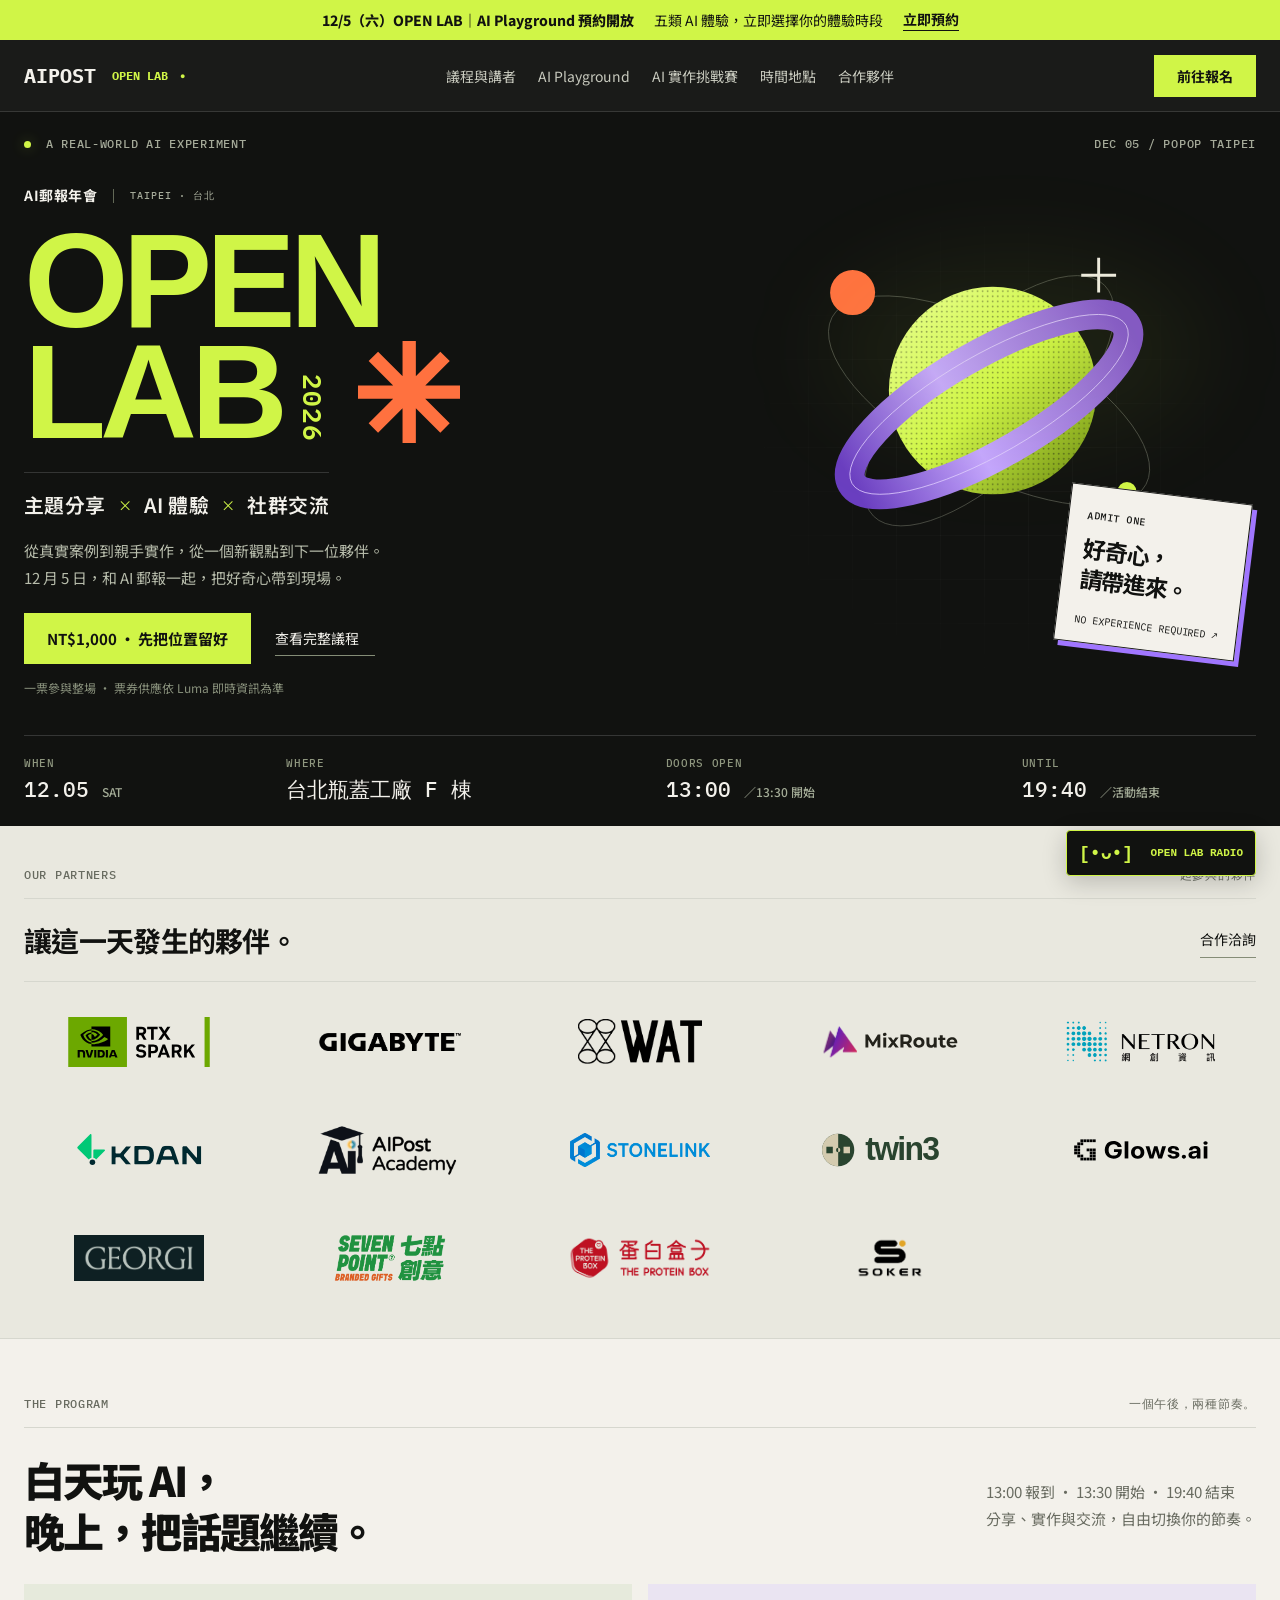
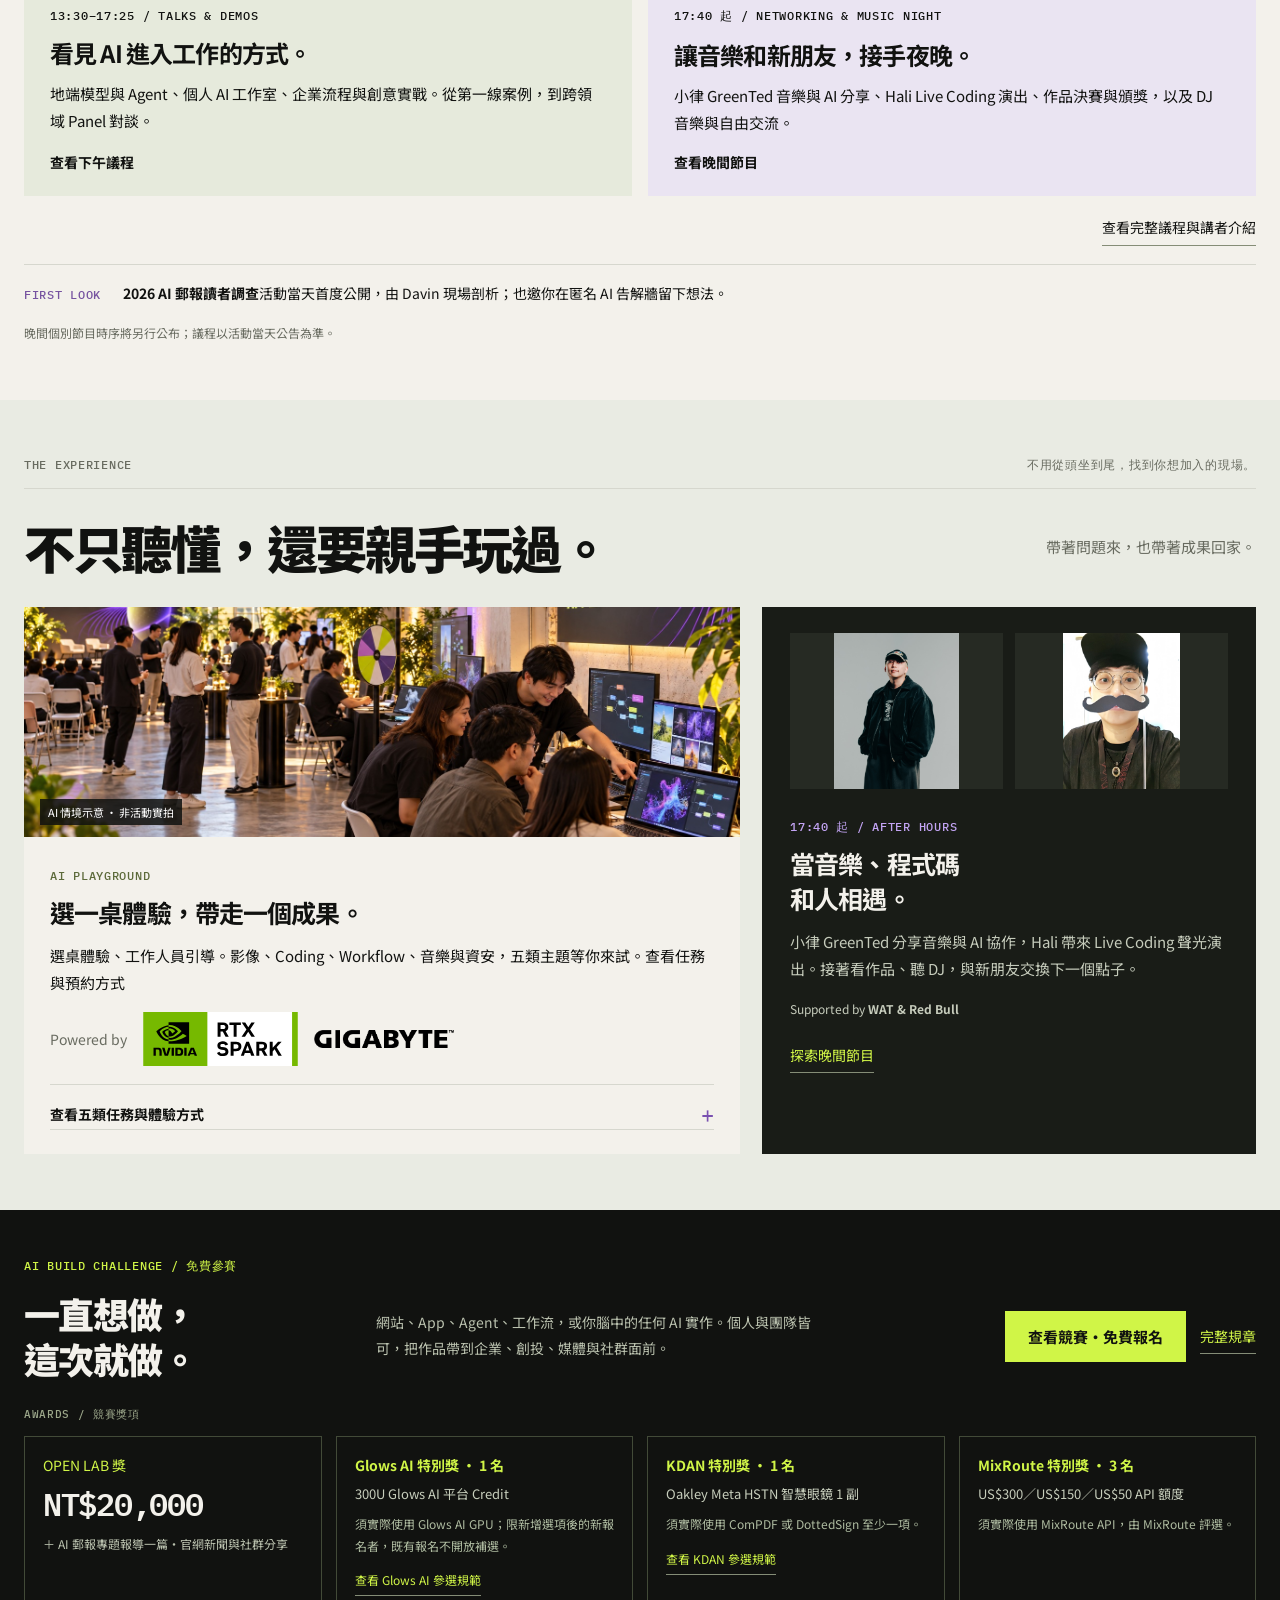
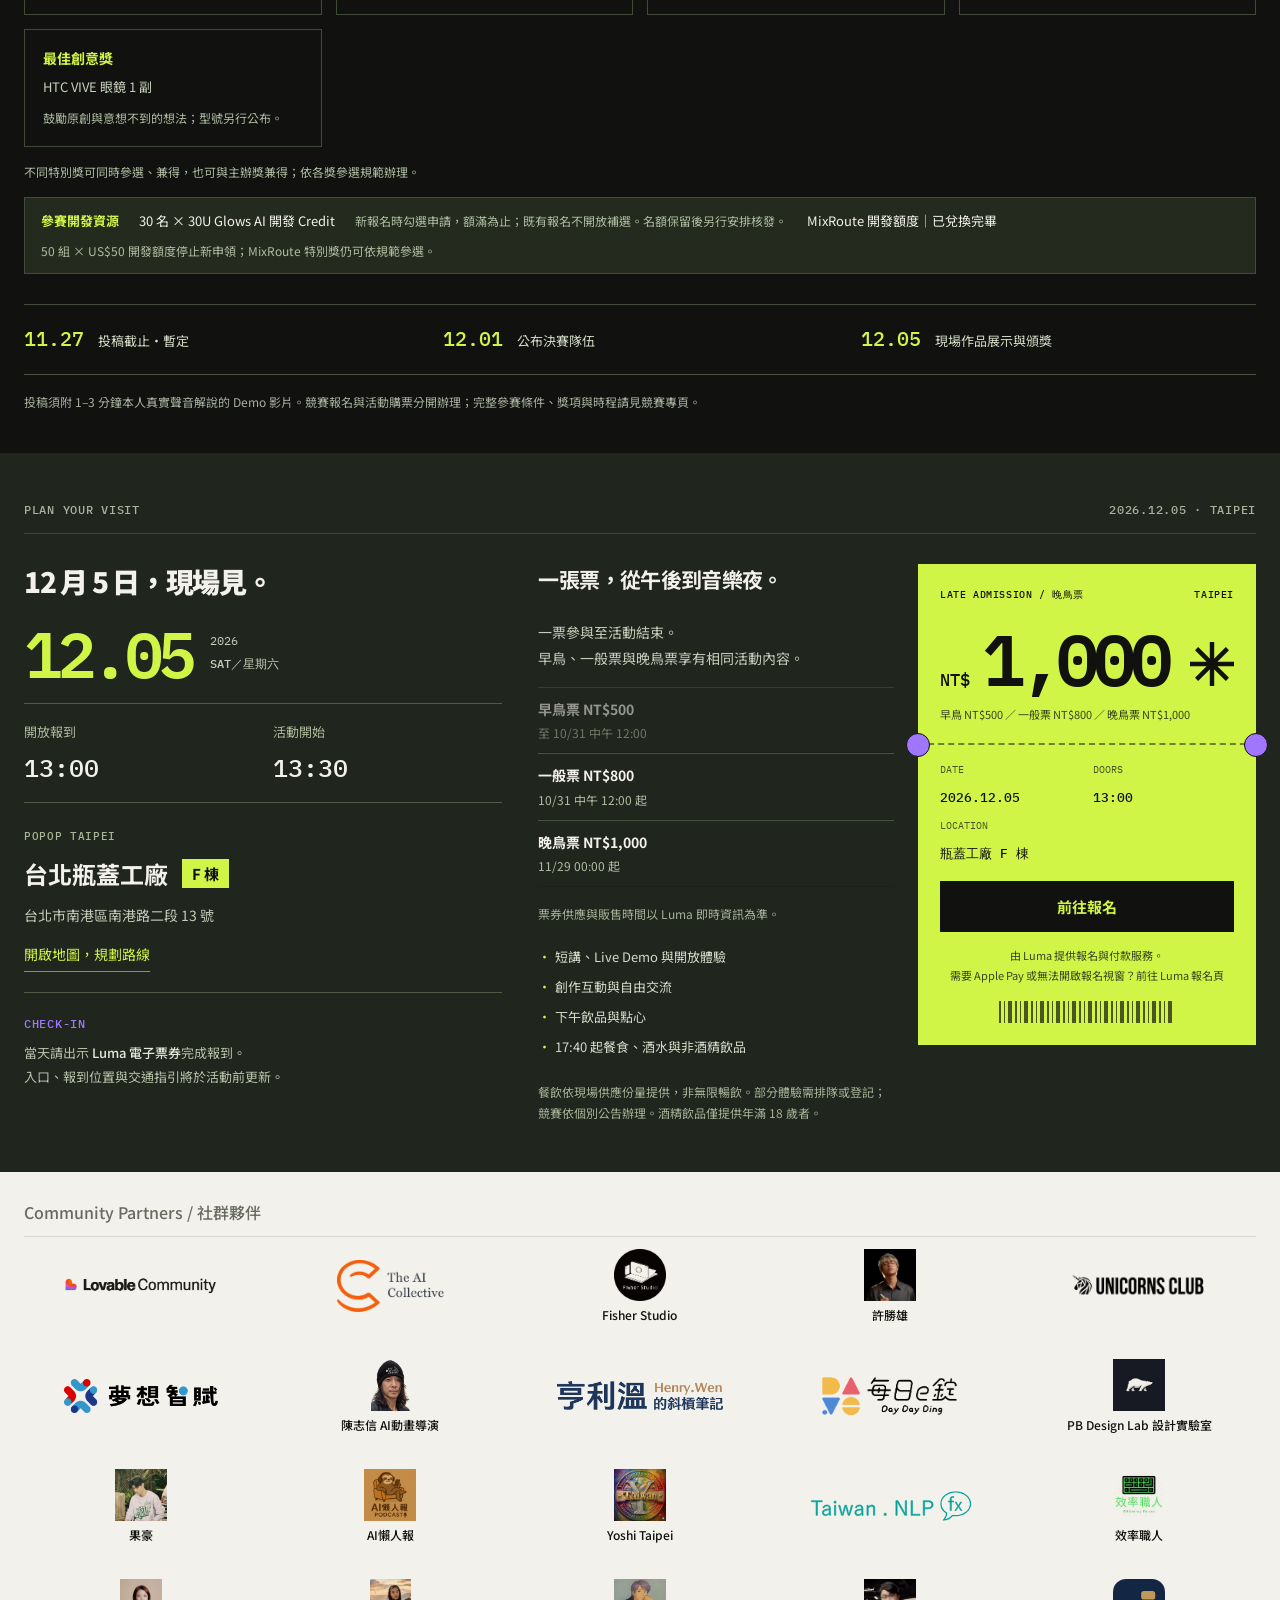
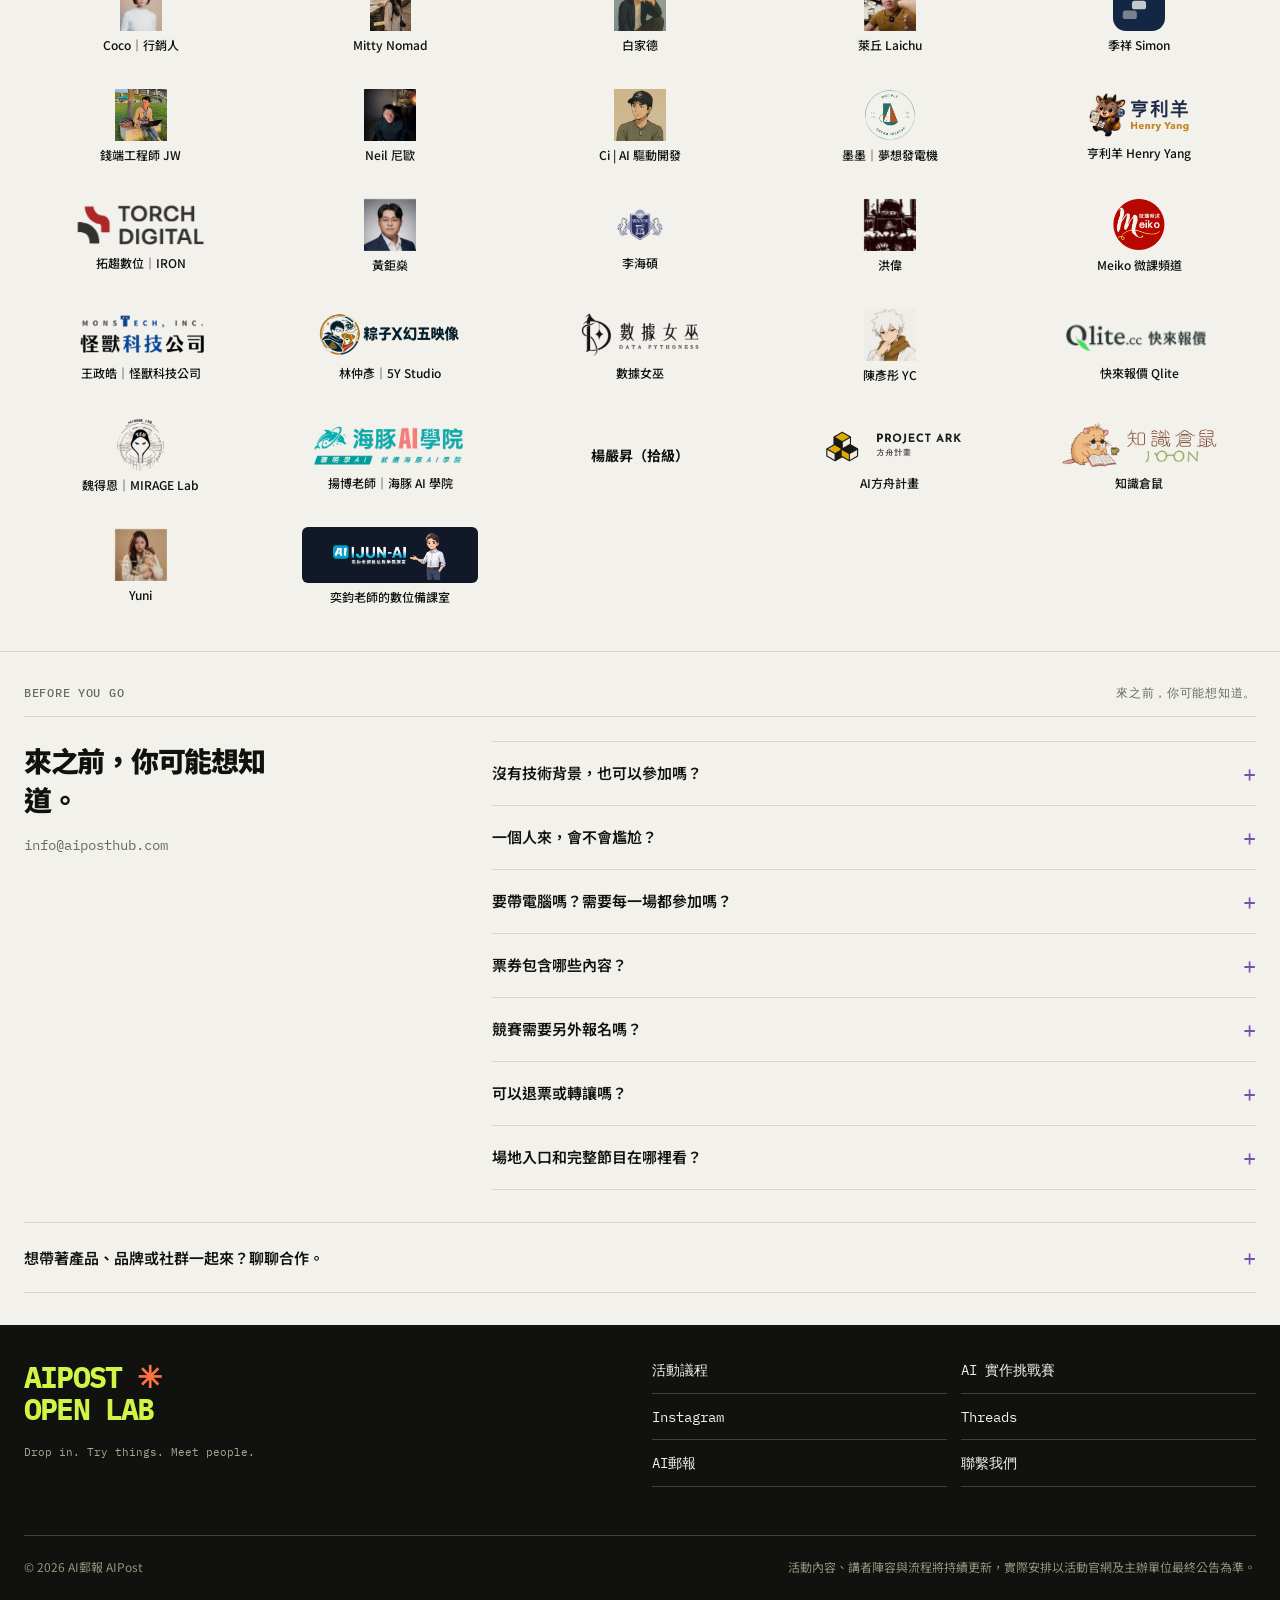
<file: index.html>
<!DOCTYPE html>

<html lang="zh-Hant">
<head>
<meta charset="utf-8"/><meta content="width=device-width,initial-scale=1" name="viewport"/>
<title>AI郵報年會 OPEN LAB 2026 台北｜主題分享 × AI 體驗 × 社群交流</title>
<meta content="12/5 台北瓶蓋工廠 F 棟，AI郵報年會 OPEN LAB 2026 台北：主題分享 × AI 體驗 × 社群交流。來聽各行各業怎麼用 AI，親手體驗新工具，認識一起探索 AI 的夥伴。" name="description"/>
<meta content="#111210" name="theme-color"/>
<link href="favicon.svg" rel="icon" type="image/svg+xml"/><link href="styles.css?v=20261119-revamp" rel="stylesheet"/>
<script defer="" src="content.js?v=20261128-community-chen-order"></script><script defer="" src="app.js?v=20261126-community-mail"></script>
<script defer="" id="luma-checkout" src="https://embed.lu.ma/checkout-button.js"></script>
<link href="dj-agent.css?v=20261119-mobile-hierarchy" rel="stylesheet"/><script defer="" src="dj-agent.js?v=20261105-radio-restored"></script>
<link href="home.css?v=20261128-community-ijun" rel="stylesheet"/><meta property="og:title" content="AI郵報年會 OPEN LAB 2026 台北｜主題分享 × AI 體驗 × 社群交流"><meta property="og:description" content="12/5 台北瓶蓋工廠 F 棟，AI郵報年會 OPEN LAB 2026 台北：主題分享 × AI 體驗 × 社群交流。來聽各行各業怎麼用 AI，親手體驗新工具，認識一起探索 AI 的夥伴。"><meta property="og:type" content="website"><meta property="og:url" content="https://openlab.aiposthub.com/"><meta property="og:site_name" content="AI 郵報年會 OPEN LAB 2026"><meta property="og:locale" content="zh_TW"><meta property="og:image" content="https://openlab.aiposthub.com/assets/openlab-share-20261125.png"><meta property="og:image:secure_url" content="https://openlab.aiposthub.com/assets/openlab-share-20261125.png"><meta property="og:image:type" content="image/png"><meta property="og:image:width" content="1600"><meta property="og:image:height" content="900"><meta property="og:image:alt" content="AI 郵報年會 OPEN LAB 2026｜12/5 台北瓶蓋工廠｜主題分享、AI 體驗與社群交流"><meta name="twitter:card" content="summary_large_image"><meta name="twitter:title" content="AI郵報年會 OPEN LAB 2026 台北｜主題分享 × AI 體驗 × 社群交流"><meta name="twitter:description" content="12/5 台北瓶蓋工廠 F 棟，AI郵報年會 OPEN LAB 2026 台北：主題分享 × AI 體驗 × 社群交流。來聽各行各業怎麼用 AI，親手體驗新工具，認識一起探索 AI 的夥伴。"><meta name="twitter:image" content="https://openlab.aiposthub.com/assets/openlab-share-20261125.png"><meta name="twitter:image:alt" content="AI 郵報年會 OPEN LAB 2026｜12/5 台北瓶蓋工廠｜主題分享、AI 體驗與社群交流"></head>
<body class="home-revamp">
<a class="skip" href="#main">跳至主要內容</a>
<a class="announcement-bar" href="/playground/"><strong>12/5（六）OPEN LAB｜AI Playground 預約開放</strong><span>五類 AI 體驗，立即選擇你的體驗時段</span><b>立即預約</b></a><header class="header"><a aria-label="AI郵報年會 OPEN LAB 2026 台北首頁" class="brand" href="#top">AIPOST<span>OPEN LAB<span class="brand-dot">●</span></span></a><nav aria-label="主要導覽"><a href="/agenda/">議程與講者</a><a href="/playground/">AI Playground</a><a href="/challenge/">AI 實作挑戰賽</a><a href="#info">時間地點</a><a href="#partners">合作夥伴</a></nav><a class="button button-small ticket-link" data-luma-action="checkout" data-luma-event-id="evt-fTu2xUZEobu1jDB" href="https://luma.com/zr1k4qa5" rel="noopener" target="_blank">前往報名</a><nav aria-label="手機快捷導覽" class="mobile-quick-nav"><a href="/agenda/">議程與講者</a><a href="/playground/">AI Playground</a><button aria-controls="mobile-navigation" aria-expanded="false" aria-haspopup="dialog" class="mobile-menu-trigger" type="button"><span aria-hidden="true">☰</span> 更多</button></nav></header>
<dialog aria-labelledby="mobile-navigation-title" class="mobile-navigation" id="mobile-navigation"><div class="mobile-navigation-heading"><h2 id="mobile-navigation-title">探索 OPEN LAB</h2><button aria-label="關閉選單" class="mobile-menu-close" type="button">關閉 <span aria-hidden="true">×</span></button></div><nav aria-label="完整手機導覽"><a href="/agenda/">議程與講者</a><a href="/playground/">AI Playground</a><a href="/challenge/">AI 實作挑戰賽</a><a href="#info">時間地點</a><a href="#partners">合作夥伴</a><a href="#tickets">票券與報名</a><a href="/agenda/">完整活動議程</a></nav><p>AI 郵報年會 · OPEN LAB 2026</p></dialog>
<main id="main">
<section class="hero dark" id="top">
<div class="hero-top mono"><span><i class="live-dot"></i> A REAL-WORLD AI EXPERIMENT</span><span>DEC 05 / POPOP TAIPEI</span></div>
<div class="hero-grid"><div class="hero-copy"><p class="hero-kicker"><span>AI郵報年會</span><span class="hero-city">TAIPEI · 台北</span></p><h1><span>OPEN</span><span class="lab-line">LAB<sup>2026</sup><svg aria-hidden="true" viewbox="0 0 100 100"><path d="M50 0v100M0 50h100M15 15l70 70M15 85l70-70"></path></svg></span></h1><h2 aria-label="主題分享 × AI 體驗 × 社群交流" class="hero-theme"><span>主題分享</span><span aria-hidden="true" class="theme-cross">×</span><span>AI 體驗</span><span aria-hidden="true" class="theme-cross">×</span><span>社群交流</span></h2><p class="hero-description">從真實案例到親手實作，從一個新觀點到下一位夥伴。<br/>12 月 5 日，和 AI 郵報一起，把好奇心帶到現場。</p><div class="hero-actions"><a class="button ticket-link" data-luma-action="checkout" data-luma-event-id="evt-fTu2xUZEobu1jDB" href="https://luma.com/zr1k4qa5" rel="noopener" target="_blank">前往報名</a><a class="text-link" href="/agenda/">查看完整議程 <span></span></a></div><p class="hero-fine early-note">一票參與整場 · 票券供應依 Luma 即時資訊為準</p></div>
<div aria-label="象徵試玩、創作與交流的抽象實驗裝置" class="hero-art"><div class="art-grid"></div><div class="art-caption mono">PLAY / LISTEN / MAKE / CONNECT</div><svg aria-hidden="true" class="orbit" viewbox="0 0 600 620"><defs><pattern height="7" id="dots" patternunits="userSpaceOnUse" width="7"><circle cx="2" cy="2" fill="#111210" r="1.2"></circle></pattern><lineargradient id="ball" x1="0" x2="1" y1="0" y2="1"><stop stop-color="#eaff96"></stop><stop offset=".5" stop-color="#d0f547"></stop><stop offset="1" stop-color="#66850c"></stop></lineargradient><lineargradient id="loop"><stop stop-color="#6a3ec0"></stop><stop offset=".4" stop-color="#c4a5ff"></stop><stop offset="1" stop-color="#8153c8"></stop></lineargradient></defs><g class="orbital"><ellipse cx="305" cy="300" fill="none" rx="225" ry="94" stroke="#56594e" stroke-width="1" transform="rotate(-45 305 300)"></ellipse><ellipse cx="305" cy="300" fill="none" rx="245" ry="99" stroke="#56594e" stroke-width="1" transform="rotate(28 305 300)"></ellipse><circle cx="310" cy="286" fill="url(#ball)" r="143"></circle><circle cx="310" cy="286" fill="url(#dots)" opacity=".42" r="143"></circle><ellipse cx="305" cy="305" fill="none" rx="218" ry="68" stroke="url(#loop)" stroke-width="41" transform="rotate(-30 305 305)"></ellipse><ellipse cx="305" cy="305" fill="none" rx="218" ry="68" stroke="#e0ceff" stroke-width="1" transform="rotate(-30 305 305)"></ellipse><circle cx="117" cy="151" fill="#ff713f" r="31"></circle><circle cx="495" cy="425" fill="#d0f547" r="13"></circle><path d="M456 103v48m-24-24h48" stroke="#eeeae1" stroke-width="4"></path></g></svg><div class="art-sticker"><span class="mono">ADMIT ONE</span><strong>好奇心，<br/>請帶進來。</strong><span>NO EXPERIENCE REQUIRED ↗</span></div><div class="art-bottom mono"><span>DECEMBER 05, 2026</span><span>COME CURIOUS. LEAVE CONNECTED.</span></div></div></div>
<div class="hero-footer"><div><span class="mono">WHEN</span><strong>12.05 <small>SAT</small></strong></div><div><span class="mono">WHERE</span><strong>台北瓶蓋工廠 F 棟</strong></div><div><span class="mono">DOORS OPEN</span><strong>13:00 <small>／13:30 開始</small></strong></div><div class="hero-end"><span class="mono">UNTIL</span><strong>19:40 <small>／活動結束</small></strong></div></div>
</section><section class="section people" id="partners"><div class="section-top mono"><span>OUR PARTNERS</span><span>一起參與的夥伴</span></div><div class="heading-row"><h2>讓這一天發生的夥伴。</h2><a class="text-link" href="#partnership-request">合作洽詢</a></div><div class="partner-grid" id="partner-grid"><article class="partner-card"><img alt="NVIDIA" loading="lazy" src="logos/nvidia-rtx-spark.svg"/></article><article class="partner-card"><img alt="GIGABYTE" loading="lazy" src="logos/gigabyte.png"/></article><article class="partner-card"><img alt="WAT" loading="lazy" src="logos/wat.png"/></article><article class="partner-card"><img alt="MixRoute" loading="lazy" src="logos/mixroute.svg"/></article><article class="partner-card"><img alt="Netron 網創" loading="lazy" src="logos/netron.png"/></article><article class="partner-card"><img alt="KDAN" loading="lazy" src="logos/kdan.svg"/></article><article class="partner-card"><img alt="AI郵報學院" loading="lazy" src="logos/aipost-academy.png"/></article><article class="partner-card"><img alt="STONELINK" loading="lazy" src="logos/stonelink.png"/></article><article class="partner-card"><img alt="twin3.ai" loading="lazy" src="logos/twin3.svg"/></article><article class="partner-card"><img alt="Glows AI" loading="lazy" src="logos/glows-ai.svg"/></article><article class="partner-card"><img alt="GEORGI AI" loading="lazy" src="logos/georgi-logotype-slate.png"/></article><article class="partner-card"><img alt="七點創意" loading="lazy" src="logos/seven-point.png"/></article><article class="partner-card"><img alt="蛋白盒子 THE PROTEIN BOX" loading="lazy" src="logos/protein-box.png"/></article><article class="partner-card"><img alt="SOKER" loading="lazy" src="logos/soker.png"/></article></div></section>
<section class="section agenda-launch" id="agenda"><span aria-hidden="true" class="anchor-alias" id="people"></span><span aria-hidden="true" class="anchor-alias" id="latest"></span><div class="section-top mono"><span>THE PROGRAM</span><span>一個午後，兩種節奏。</span></div><div class="heading-row"><h2>白天玩 AI，<br/>晚上，把話題繼續。</h2><p>13:00 報到 · 13:30 開始 · 19:40 結束<br/>分享、實作與交流，自由切換你的節奏。</p></div><div class="agenda-overview"><a href="/agenda/#talks"><span class="mono">13:30–17:25 / TALKS &amp; DEMOS</span><h3>看見 AI 進入工作的方式。</h3><p>地端模型與 Agent、個人 AI 工作室、企業流程與創意實戰。從第一線案例，到跨領域 Panel 對談。</p><strong>查看下午議程</strong></a><a href="/agenda/#night-title"><span class="mono">17:40 起 / NETWORKING &amp; MUSIC NIGHT</span><h3>讓音樂和新朋友，接手夜晚。</h3><p>小律 GreenTed 音樂與 AI 分享、Hali Live Coding 演出、作品決賽與頒獎，以及 DJ 音樂與自由交流。</p><strong>查看晚間節目</strong></a></div><div class="agenda-all"><a class="text-link" href="/agenda/">查看完整議程與講者介紹</a></div><div class="survey-inline"><span aria-hidden="true" class="anchor-alias" id="survey"></span><span class="mono">FIRST LOOK</span><p><strong>2026 AI 郵報讀者調查</strong>活動當天首度公開，由 Davin 現場剖析；也邀你在匿名 AI 告解牆留下想法。</p></div><p class="fine-print">晚間個別節目時序將另行公布；議程以活動當天公告為準。</p></section>
<section class="section play" id="play"><div class="section-top mono"><span>THE EXPERIENCE</span><span>不用從頭坐到尾，找到你想加入的現場。</span></div><div class="heading-row"><h2>不只聽懂，<br/>還要親手玩過。</h2><p>帶著問題來，也帶著成果回家。</p></div><div class="experience-grid"><article class="experience-feature" id="playground"><div class="experience-image"><img alt="AI Playground 場地配置概念示意，非活動實拍" height="1024" loading="lazy" src="f-building-playground-v8.jpg" width="1536"/><span>AI 情境示意 · 非活動實拍</span></div><div class="experience-copy"><span class="mono">AI PLAYGROUND</span><h3>選一桌體驗，帶走一個成果。</h3><p>選桌體驗、工作人員引導。影像、Coding、Workflow、音樂與資安，五類主題等你來試。<a href="/playground/">查看任務與預約方式</a></p><div class="experience-support pg-sponsor-logos"><span>Powered by</span><img src="logos/nvidia-rtx-spark.svg" alt="NVIDIA GeForce RTX" width="155" height="54"><img src="logos/gigabyte.png" alt="GIGABYTE" width="140" height="42"></div><details class="playground-details"><summary>查看五類任務與體驗方式</summary><div class="pg-desks" id="pg-desks"><h3>五類主題桌，多種任務輪替。</h3><p>每一類桌位都能承接不同題目，以下為任務規劃示例。</p><dl>
<div><dt><span>01</span>影像／影片</dt><dd>為照片換一種風格，或讓一張圖片變成短片。</dd></div>
<div><dt><span>02</span>Agent × n8n</dt><dd>建立定時任務，試著讓 AI 幫你整理資訊。</dd></div>
<div><dt><span>03</span>Coding</dt><dd>找出並修掉一個 Bug，完成一個日常小工具。</dd></div>
<div><dt><span>04</span>AI 音樂</dt><dd>生成主題配樂，試試不同情緒的聲音版本。</dd></div>
<div><dt><span>05</span>AI 資安</dt><dd>辨識釣魚訊息，檢查分享文字中的敏感資訊。</dd></div>
</dl></div><div class="pg-journey"><h3>來玩一次，留下你的作品。</h3><ol><li><b>01 / 登記或預約</b><span>依時段與名額安排體驗</span></li><li><b>02 / 到桌邊報到</b><span>由工作人員安排任務與操作席</span></li><li><b>03 / 桌位實作</b><span>跟著任務卡，由工作人員協助</span></li><li><b>04 / 完成體驗，探索好禮</b><span>OPEN LAB 大會 T 與合作夥伴好禮，領取或抽獎方式依現場公告</span></li></ol></div><p class="fine-print">設備、任務、獎品與預約方式依最終公告；部分體驗需排隊或登記。工作流可能需要外部服務或授權，將事先標示。</p></details></div></article><article class="experience-night"><div class="night-portraits"><img alt="小律 GreenTed" height="180" loading="lazy" src="agenda/assets/greented-20261119.jpg" width="180"/><img alt="Hali 林利津" height="180" loading="lazy" src="agenda/assets/hali-20261118.jpg" width="180"/></div><span class="mono">17:40 起 / AFTER HOURS</span><h3>當音樂、程式碼<br/>和人相遇。</h3><p>小律 GreenTed 分享音樂與 AI 協作，Hali 帶來 Live Coding 聲光演出。接著看作品、聽 DJ，與新朋友交換下一個點子。</p><p class="experience-support">Supported by <strong>WAT &amp; Red Bull</strong></p><a class="text-link" href="/agenda/#night-title">探索晚間節目</a></article></div></section>
<section class="section challenges dark" id="challenges"><div class="challenge-compact"><div class="challenge-pitch"><span class="mono">AI BUILD CHALLENGE / 免費參賽</span><h2>一直想做，<br/>這次就做。</h2><p>網站、App、Agent、工作流，或你腦中的任何 AI 實作。個人與團隊皆可，把作品帶到企業、創投、媒體與社群面前。</p><div class="challenge-links"><a class="button" href="/challenge/">查看競賽・免費報名</a><a class="text-link" href="/challenge/rules/">完整規章</a></div></div><div class="challenge-rewards"><span class="mono">AWARDS / 競賽獎項</span><div class="main-reward"><span>OPEN LAB 獎</span><strong>NT$20,000</strong><p>＋ AI 郵報專題報導一篇・官網新聞與社群分享</p></div><div class="reward-row"><strong>Glows AI 特別獎 · 1 名</strong><span>300U Glows AI 平台 Credit</span><small>須實際使用 Glows AI GPU；限新增選項後的新報名者，既有報名不開放補選。</small><a class="text-link" href="/challenge/rules/#glows">查看 Glows AI 參選規範</a></div><div class="reward-row"><strong>KDAN 特別獎 · 1 名</strong><span>Oakley Meta HSTN 智慧眼鏡 1 副</span><small>須實際使用 ComPDF 或 DottedSign 至少一項。</small><a class="text-link" href="/challenge/rules/#kdan">查看 KDAN 參選規範</a></div><div class="reward-row"><strong>MixRoute 特別獎 · 3 名</strong><span>US$300／US$150／US$50 API 額度</span><small>須實際使用 MixRoute API，由 MixRoute 評選。</small></div><div class="reward-row"><strong>最佳創意獎</strong><span>HTC VIVE 眼鏡 1 副</span><small>鼓勵原創與意想不到的想法；型號另行公布。</small></div><p class="award-combination">不同特別獎可同時參選、兼得，也可與主辦獎兼得；依各獎參選規範辦理。</p><div class="reward-resource"><strong>參賽開發資源</strong><span>30 名 × 30U Glows AI 開發 Credit</span><small>新報名時勾選申請，額滿為止；既有報名不開放補選。名額保留後另行安排核發。</small><span>MixRoute 開發額度｜已兌換完畢</span><small>50 組 × US$50 開發額度停止新申領；MixRoute 特別獎仍可依規範參選。</small></div></div></div><div class="challenge-dates"><p><span>11.27</span>投稿截止・暫定</p><p><span>12.01</span>公布決賽隊伍</p><p><span>12.05</span>現場作品展示與頒獎</p></div><p class="fine-print">投稿須附 1–3 分鐘本人真實聲音解說的 Demo 影片。競賽報名與活動購票分開辦理；完整參賽條件、獎項與時程請見競賽專頁。</p></section>
<section class="section information dark" id="info">
<div class="section-top mono"><span>PLAN YOUR VISIT</span><span>2026.12.05 · TAIPEI</span></div>
<div class="info-grid"><div class="info-place"><h2 class="visit-title">12 月 5 日，現場見。</h2><div class="info-date"><strong>12.05</strong><div><span>2026</span><b>SAT／星期六</b></div><span aria-hidden="true" class="info-star">✳</span></div><div class="info-key-times"><div><span>開放報到</span><strong>13:00</strong></div><div><span>活動開始</span><strong>13:30</strong></div></div><div class="venue"><span class="mono">POPOP TAIPEI</span><div class="venue-title"><h3>台北瓶蓋工廠</h3><span>F 棟</span></div><p>台北市南港區南港路二段 13 號</p><a class="text-link" href="https://www.google.com/maps/search/?api=1&amp;query=POPOP+Taipei" rel="noopener" target="_blank">開啟地圖，規劃路線</a></div><div class="info-checkin"><span class="mono">CHECK-IN</span><p>當天請出示 <strong>Luma 電子票券</strong>完成報到。<br/>入口、報到位置與交通指引將於活動前更新。</p></div></div>
</div>
<section class="section tickets" id="tickets"><div class="tickets-grid"><div><h3 class="ticket-title">一張票，從午後到音樂夜。</h3><p>一票參與至活動結束。<br/>早鳥、一般票與晚鳥票享有相同活動內容。</p><div aria-label="三階段票價" class="ticket-phases"><p><strong>早鳥票 NT$500</strong><span>至 10/31 中午 12:00</span></p><p><strong>一般票 NT$800</strong><span>10/31 中午 12:00 起</span></p><p><strong>晚鳥票 NT$1,000</strong><span>11/29 00:00 起</span></p></div><p class="fine-print">票券供應與販售時間以 Luma 即時資訊為準。</p><ul class="ticket-benefits"><li>短講、Live Demo 與開放體驗</li><li>創作互動與自由交流</li><li>下午飲品與點心</li><li>17:40 起餐食、酒水與非酒精飲品</li></ul><p class="fine-print">餐飲依現場供應份量提供，非無限暢飲。部分體驗需排隊或登記；競賽依個別公告辦理。酒精飲品僅提供年滿 18 歲者。</p></div><div class="ticket-pass"><div class="pass-top"><span class="mono ticket-phase">GENERAL ADMISSION / 一般票</span><span class="mono">TAIPEI</span></div><div class="pass-price"><span>NT$</span><strong id="ticket-price">800</strong><svg aria-hidden="true" viewbox="0 0 100 100"><path d="M50 0v100M0 50h100M15 15l70 70M15 85l70-70"></path></svg></div><p class="price-next" id="price-next">早鳥 NT$500 ／ 一般票 NT$800 ／ 晚鳥票 NT$1,000</p><div class="pass-perforation"></div><div class="pass-meta"><div><span>DATE</span><strong>2026.12.05</strong></div><div><span>DOORS</span><strong>13:00</strong></div><div><span>LOCATION</span><strong>瓶蓋工廠 F 棟</strong></div></div><a class="button button-black ticket-link" data-luma-action="checkout" data-luma-event-id="evt-fTu2xUZEobu1jDB" href="https://luma.com/zr1k4qa5" rel="noopener" target="_blank">前往報名</a><p class="booking-note">由 Luma 提供報名與付款服務。<br/>需要 Apple Pay 或無法開啟報名視窗？<a href="https://luma.com/zr1k4qa5" rel="noopener" target="_blank">前往 Luma 報名頁</a></p><div aria-hidden="true" class="barcode"></div></div></div></section></section><section aria-labelledby="community-partners-title" class="section community-partners" id="community-partners"><h3 id="community-partners-title">Community Partners / 社群夥伴</h3><div class="partner-grid" id="community-partner-grid"><article class="partner-card"><img alt="Lovable Community" loading="lazy" src="logos/lovable-community.png"/></article><article class="partner-card"><img alt="The AI Collective" loading="lazy" src="logos/the-ai-collective.png"/></article><article class="partner-card"><img alt="Fisher Studio" class="community-avatar" loading="lazy" src="logos/fisher-studio-20261128.png"/><span class="community-label">Fisher Studio</span></article><article class="partner-card"><img alt="許勝雄" class="community-avatar" loading="lazy" src="logos/hsu-sheng-hsiung-20261128.jpg"/><span class="community-label">許勝雄</span></article><article class="partner-card"><img alt="Unicorns Club 獨角獸俱樂部" loading="lazy" src="logos/unicorns-club.webp"/></article><article class="partner-card"><img alt="夢想智賦" loading="lazy" src="logos/dreamrich.png"/></article><article class="partner-card"><img alt="陳志信 AI動畫導演" class="community-avatar" loading="lazy" src="logos/chen-chih-hsin-20261127.png"/><span class="community-label">陳志信 AI動畫導演</span></article><article class="partner-card"><img alt="亨利溫" loading="lazy" src="logos/henry-wen.webp"/></article><article class="partner-card"><img alt="每日e錠" loading="lazy" src="logos/daydayding.png"/></article><article class="partner-card"><img alt="PB Design Lab 設計實驗室" class="community-avatar" loading="lazy" src="logos/pb-design-lab.jpg"/><span class="community-label">PB Design Lab 設計實驗室</span></article><article class="partner-card"><img alt="果豪" class="community-avatar" loading="lazy" src="logos/guohao.jpg"/><span class="community-label">果豪</span></article><article class="partner-card"><img alt="AI懶人報" class="community-avatar" loading="lazy" src="logos/ai-lanrenbao.png"/><span class="community-label">AI懶人報</span></article><article class="partner-card"><img alt="Yoshi Taipei" class="community-avatar" loading="lazy" src="logos/yoshi-taipei.png"/><span class="community-label">Yoshi Taipei</span></article><article class="partner-card"><img alt="Taiwan.NLP" loading="lazy" src="logos/taiwannlp.svg"/></article><article class="partner-card"><img alt="效率職人" class="community-avatar" loading="lazy" src="logos/efficiency-worker.png"/><span class="community-label">效率職人</span></article><article class="partner-card"><img alt="Coco｜全遠距工作的行銷人" class="community-avatar" loading="lazy" src="logos/coco-career.jpg"/><span class="community-label">Coco｜行銷人</span></article><article class="partner-card"><img alt="Mitty Huang（Mitty Nomad）" class="community-avatar" loading="lazy" src="logos/mitty-nomad-mail-20261126.jpg"/><span class="community-label">Mitty Nomad</span></article><article class="partner-card"><img alt="白家德" class="community-avatar" loading="lazy" src="logos/bai-jiade.jpg"/><span class="community-label">白家德</span></article><article class="partner-card"><img alt="萊丘 Laichu" class="community-avatar" loading="lazy" src="logos/laichu.jpg"/><span class="community-label">萊丘 Laichu</span></article><article class="partner-card"><img alt="季祥 Simon" class="community-avatar" loading="lazy" src="logos/simon-chi.svg"/><span class="community-label">季祥 Simon</span></article><article class="partner-card"><img alt="錢端工程師JW" class="community-avatar" loading="lazy" src="logos/richfront-jw.jpg"/><span class="community-label">錢端工程師 JW</span></article><article class="partner-card"><img alt="Neil 尼歐" class="community-avatar" loading="lazy" src="logos/neil-mail-20261126.jpg"/><span class="community-label">Neil 尼歐</span></article><article class="partner-card"><img alt="Ci（AI 驅動開發）" class="community-avatar" loading="lazy" src="logos/ci-fullstack-mail-20261126.jpg"/><span class="community-label">Ci | AI 驅動開發</span></article><article class="partner-card"><img alt="墨墨（司墨／夢想發電機）" class="community-avatar" loading="lazy" src="logos/mohermit-mail-20261126.png"/><span class="community-label">墨墨｜夢想發電機</span></article><article class="partner-card"><img alt="亨利羊（Henry Yang）" class="community-logo" loading="lazy" src="logos/henry-yang-mail-20261126.png"/><span class="community-label">亨利羊 Henry Yang</span></article><article class="partner-card"><img alt="拓趨數位｜IRON" class="community-logo" loading="lazy" src="logos/iron-chen-mail-20261126.png"/><span class="community-label">拓趨數位｜IRON</span></article><article class="partner-card"><img alt="黃鉅燊" class="community-avatar" loading="lazy" src="logos/philo-huang-jushen-20261127.png"/><span class="community-label">黃鉅燊</span></article><article class="partner-card"><img alt="李海碩" class="community-logo" loading="lazy" src="logos/philo-lee-haishuo-20261127.png"/><span class="community-label">李海碩</span></article><article class="partner-card"><img alt="洪偉" class="community-avatar" loading="lazy" src="logos/philo-wei-hung-20261127.png"/><span class="community-label">洪偉</span></article><article class="partner-card"><img alt="Meiko 微課頻道" class="community-avatar" loading="lazy" src="logos/philo-meiko-20261127.png"/><span class="community-label">Meiko 微課頻道</span></article><article class="partner-card"><img alt="王政皓｜怪獸科技公司" class="community-logo" loading="lazy" src="logos/philo-monstech-20261128.png"/><span class="community-label">王政皓｜怪獸科技公司</span></article><article class="partner-card"><img alt="林仲彥｜5Y Studio" class="community-logo" loading="lazy" src="logos/philo-lin-zhongyan-20261127.png"/><span class="community-label">林仲彥｜5Y Studio</span></article><article class="partner-card"><img alt="數據女巫" class="community-logo" loading="lazy" src="logos/philo-data-pythoness-20261127.png"/><span class="community-label">數據女巫</span></article><article class="partner-card"><img alt="陳彥彤 YC" class="community-avatar" loading="lazy" src="logos/philo-chen-yantong-20261127.jpg"/><span class="community-label">陳彥彤 YC</span></article><article class="partner-card"><img alt="快來報價 Qlite" class="community-logo" loading="lazy" src="logos/philo-pixel-perfect-20261127.png"/><span class="community-label">快來報價 Qlite</span></article><article class="partner-card"><img alt="魏得恩｜MIRAGE Lab" class="community-avatar" loading="lazy" src="logos/philo-mirage-lab-20261127.png"/><span class="community-label">魏得恩｜MIRAGE Lab</span></article><article class="partner-card"><img alt="揚博老師｜海豚 AI 學院" class="community-logo" loading="lazy" src="logos/philo-dolphin-ai-20261128.png"/><span class="community-label">揚博老師｜海豚 AI 學院</span></article><article class="partner-card"><strong class="partner-name">楊嚴昇（拾級）</strong></article><article class="partner-card"><img alt="AI方舟計畫" class="community-logo" loading="lazy" src="logos/ai-ark-20261128.png"/><span class="community-label">AI方舟計畫</span></article><article class="partner-card"><img alt="知識倉鼠" class="community-logo" loading="lazy" src="logos/knowledge-hamster-20261128.png"/><span class="community-label">知識倉鼠</span></article><article class="partner-card"><img alt="Yuni" class="community-avatar" loading="lazy" src="logos/yuni-20261128.png"/><span class="community-label">Yuni</span></article><article class="partner-card"><img alt="奕鈞老師的數位備課室" class="community-logo" loading="lazy" src="logos/ijun-ai-20261128.png"/><span class="community-label">奕鈞老師的數位備課室</span></article></div></section>
<section class="section faq" id="faq"><div class="section-top mono"><span>BEFORE YOU GO</span><span>來之前，你可能想知道。</span></div><div class="faq-grid"><div><h2>來之前，你可能想知道。</h2><a href="mailto:info@aiposthub.com">info@aiposthub.com</a></div><div id="faq-list"></div></div></section><section class="section partnership-request" id="partnership-request">
<details class="cooperation-details"><summary>想帶著產品、品牌或社群一起來？聊聊合作。</summary><div class="request-grid"><div><h2>索取合作提案</h2><p>想了解品牌合作、AI Playground 或社群參與？<br/>留下 Email，我們會與你聯繫。</p></div>
<form action="https://formsubmit.co/davin@aiposthub.com" id="partnership-form" method="POST">
<input name="_subject" type="hidden" value="OPEN LAB 2026｜合作提案索取"/><input name="_template" type="hidden" value="table"/><input name="_url" type="hidden" value="http://openlab.aiposthub.com/#partnership-request"/>
<label>Email <span>必填</span><input autocomplete="email" maxlength="254" name="email" placeholder="you@company.com" required="" type="email"/></label>
<label>姓名／品牌名稱 <span>選填</span><input autocomplete="organization" maxlength="120" name="name" placeholder="讓我們知道怎麼稱呼你" type="text"/></label>
<label>合作方向 <span>選填</span><textarea maxlength="2000" name="message" placeholder="例如：設備體驗、品牌合作、社群參與" rows="3"></textarea></label>
<div aria-hidden="true" class="request-honey"><label>請留空<input autocomplete="off" name="_honey" tabindex="-1" type="text"/></label></div>
<p class="fine-print">送出即同意 AI郵報就本次合作需求與你聯繫。資料將經由 <a href="https://formsubmit.co/privacy.pdf" rel="noopener" target="_blank">FormSubmit</a> 處理並轉寄給主辦方。</p>
<button class="button button-black" type="submit">送出合作需求 <span></span></button><p aria-live="polite" class="request-status" id="request-status" role="status"></p>
</form></div></details></section>
</main>
<footer class="footer dark"><div><a class="footer-logo" href="#top">AIPOST <span>✳</span><br/>OPEN LAB</a><p>Drop in. Try things. Meet people.</p></div><div class="footer-links"><a href="/agenda/">活動議程</a><a href="/challenge/">AI 實作挑戰賽</a><a href="https://www.instagram.com/aiposthub/" rel="noopener" target="_blank">Instagram</a><a href="https://www.threads.com/@aiposthub" rel="noopener" target="_blank">Threads</a><a href="https://www.aiposthub.com/" rel="noopener" target="_blank">AI郵報</a><a href="mailto:info@aiposthub.com">聯繫我們</a></div><p class="footer-bottom">© 2026 AI郵報 AIPost<span>活動內容、講者陣容與流程將持續更新，實際安排以活動官網及主辦單位最終公告為準。</span></p></footer>
<aside aria-label="活動報名" class="mobile-booking"><div><span>12/5 · 台北瓶蓋工廠</span><strong id="mobile-price">一般票 NT$800</strong></div><a class="button button-small ticket-link" data-luma-action="checkout" data-luma-event-id="evt-fTu2xUZEobu1jDB" href="https://luma.com/zr1k4qa5" rel="noopener" target="_blank">前往報名</a></aside>
<noscript><p class="noscript">活動資訊：12/5 台北瓶蓋工廠 F 棟，13:00 報到、13:30 開始。<a href="https://luma.com/zr1k4qa5">前往 Luma 查看完整資訊並報名</a>。啟用 JavaScript 可查看合作陣容與完整活動區塊。</p></noscript>
</body></html>
</file>
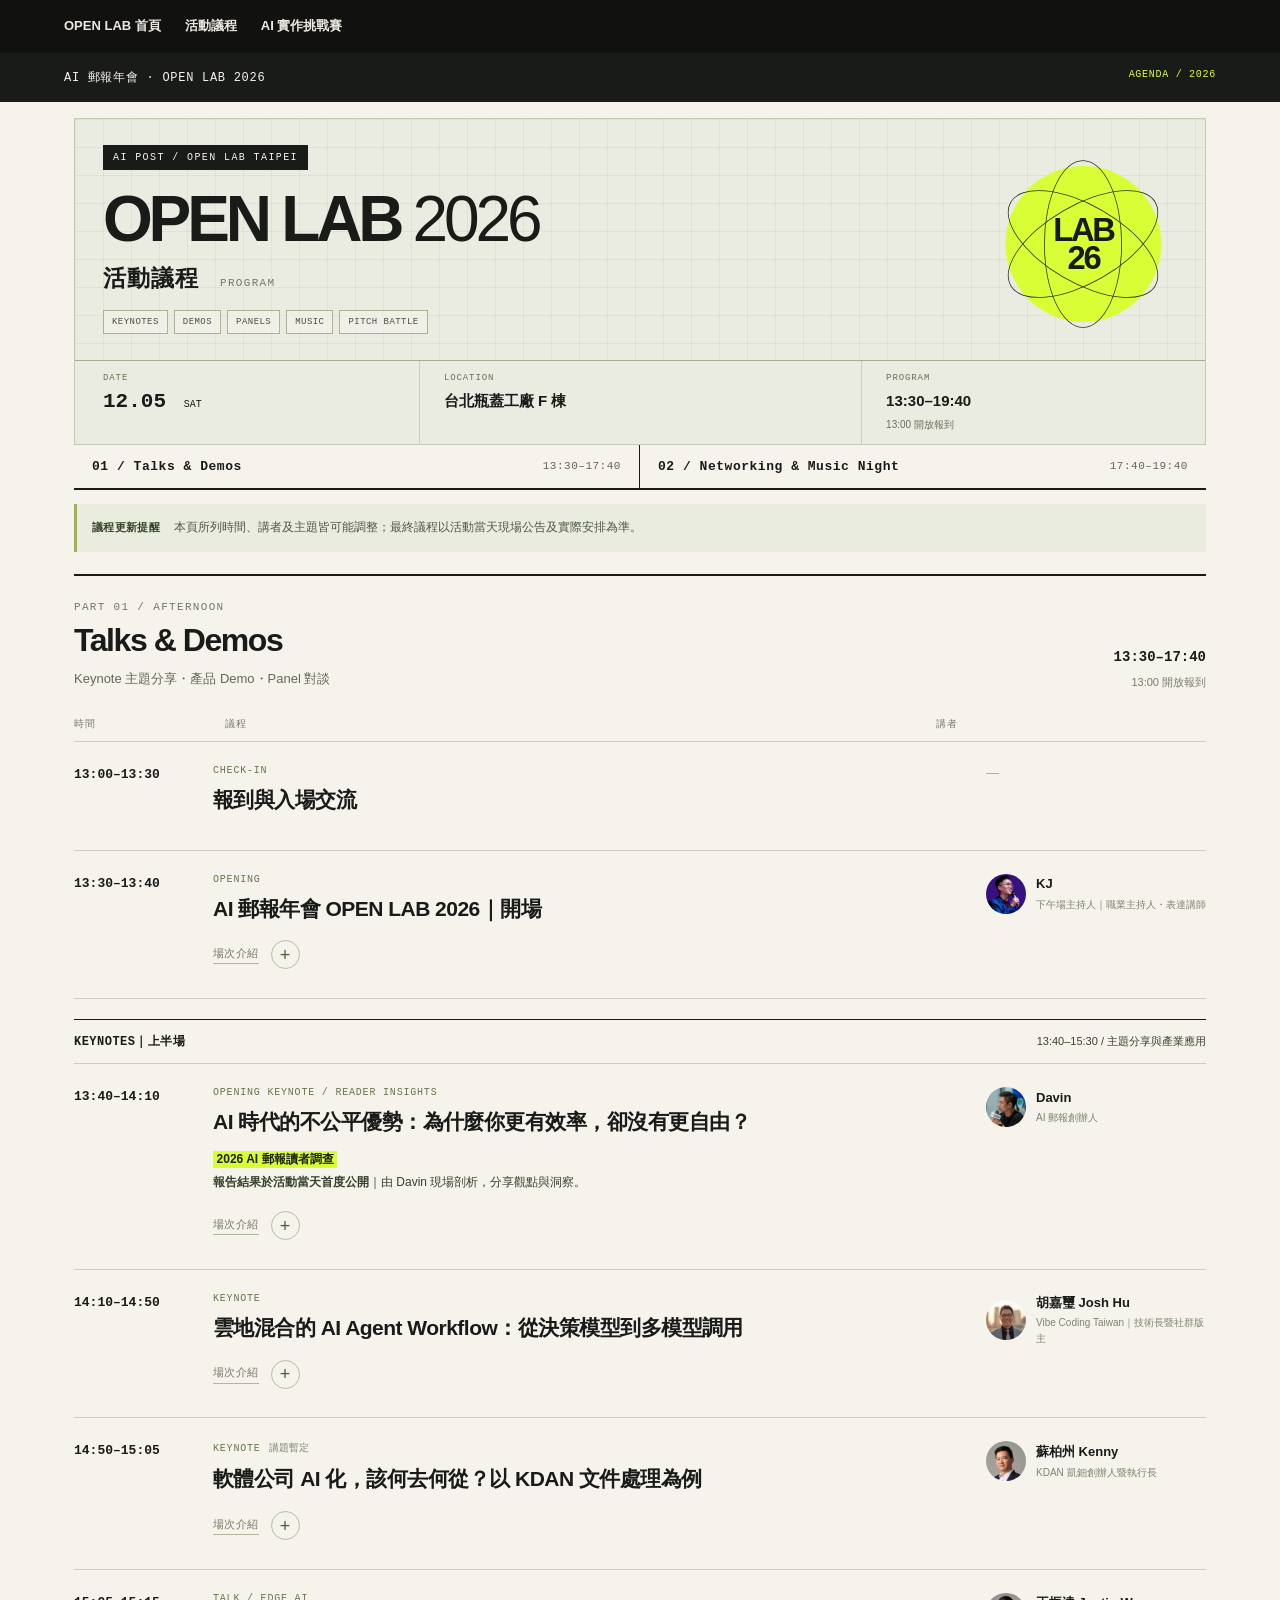
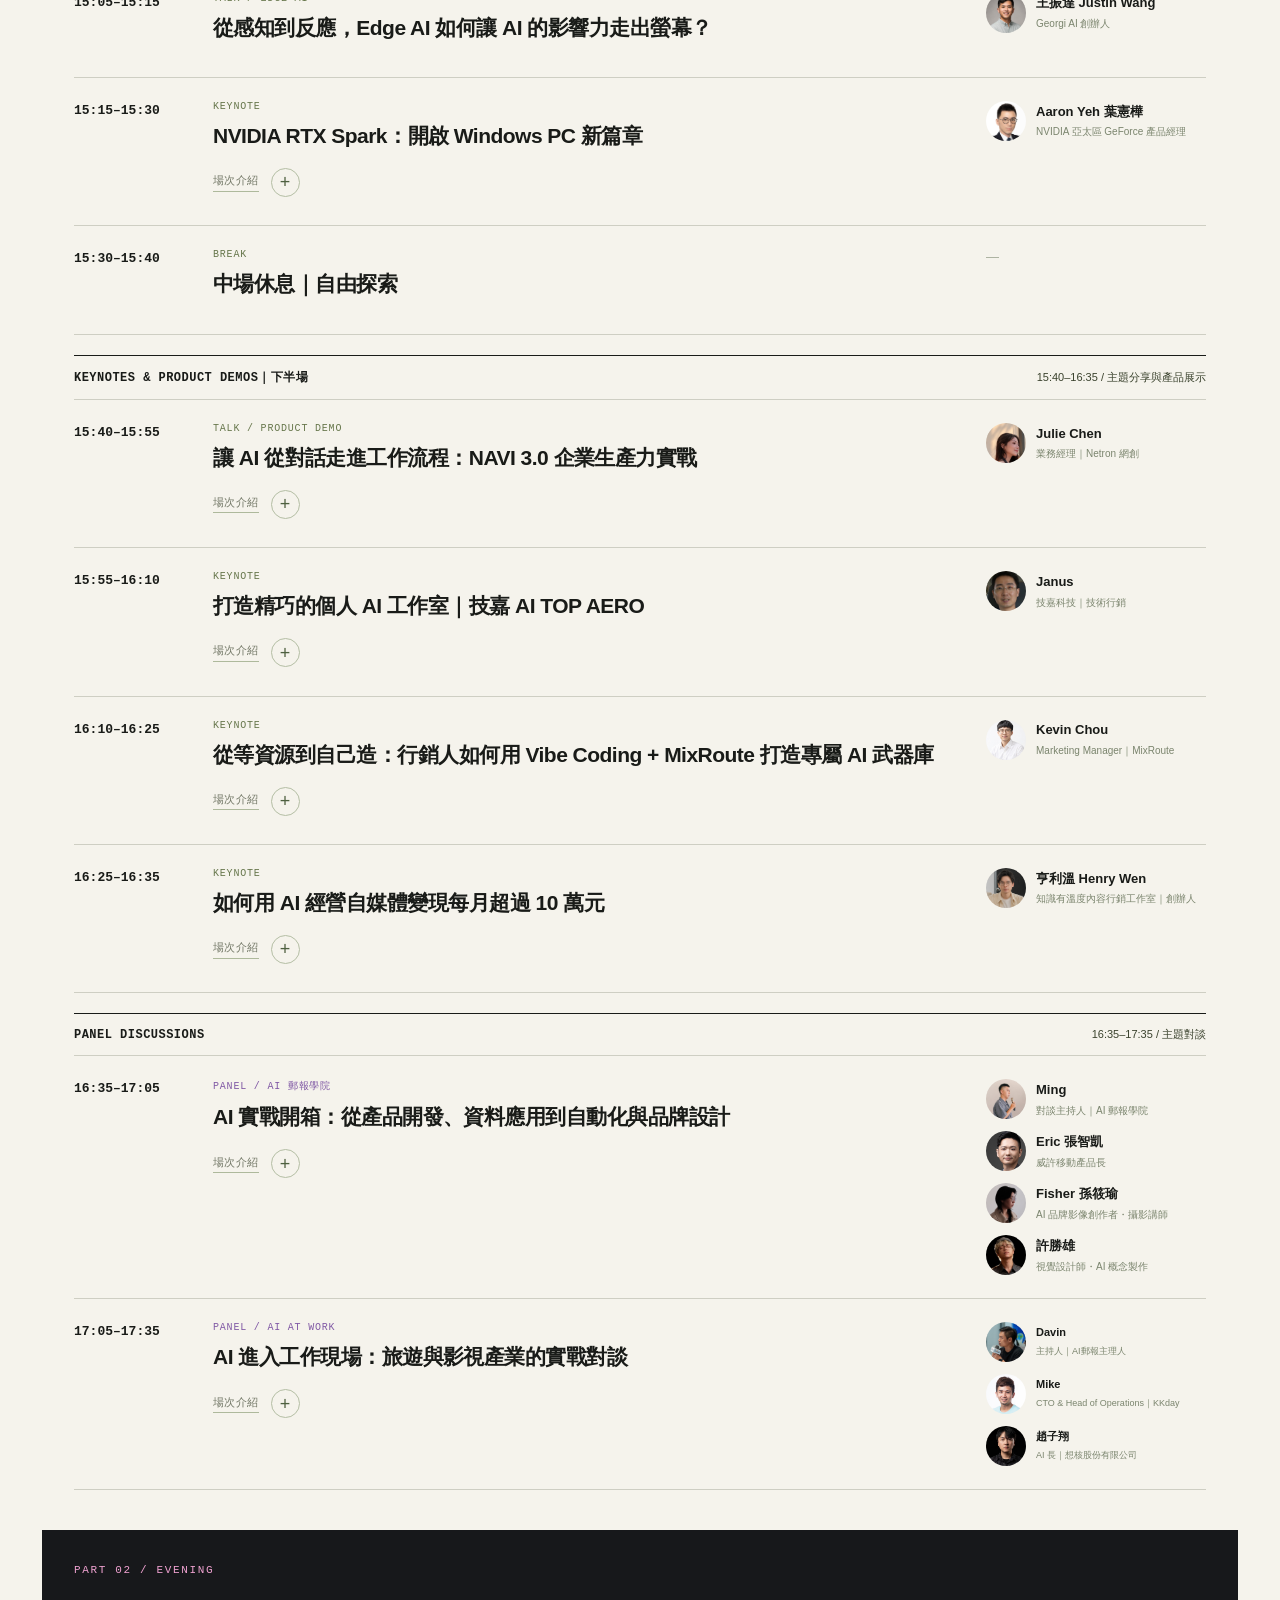
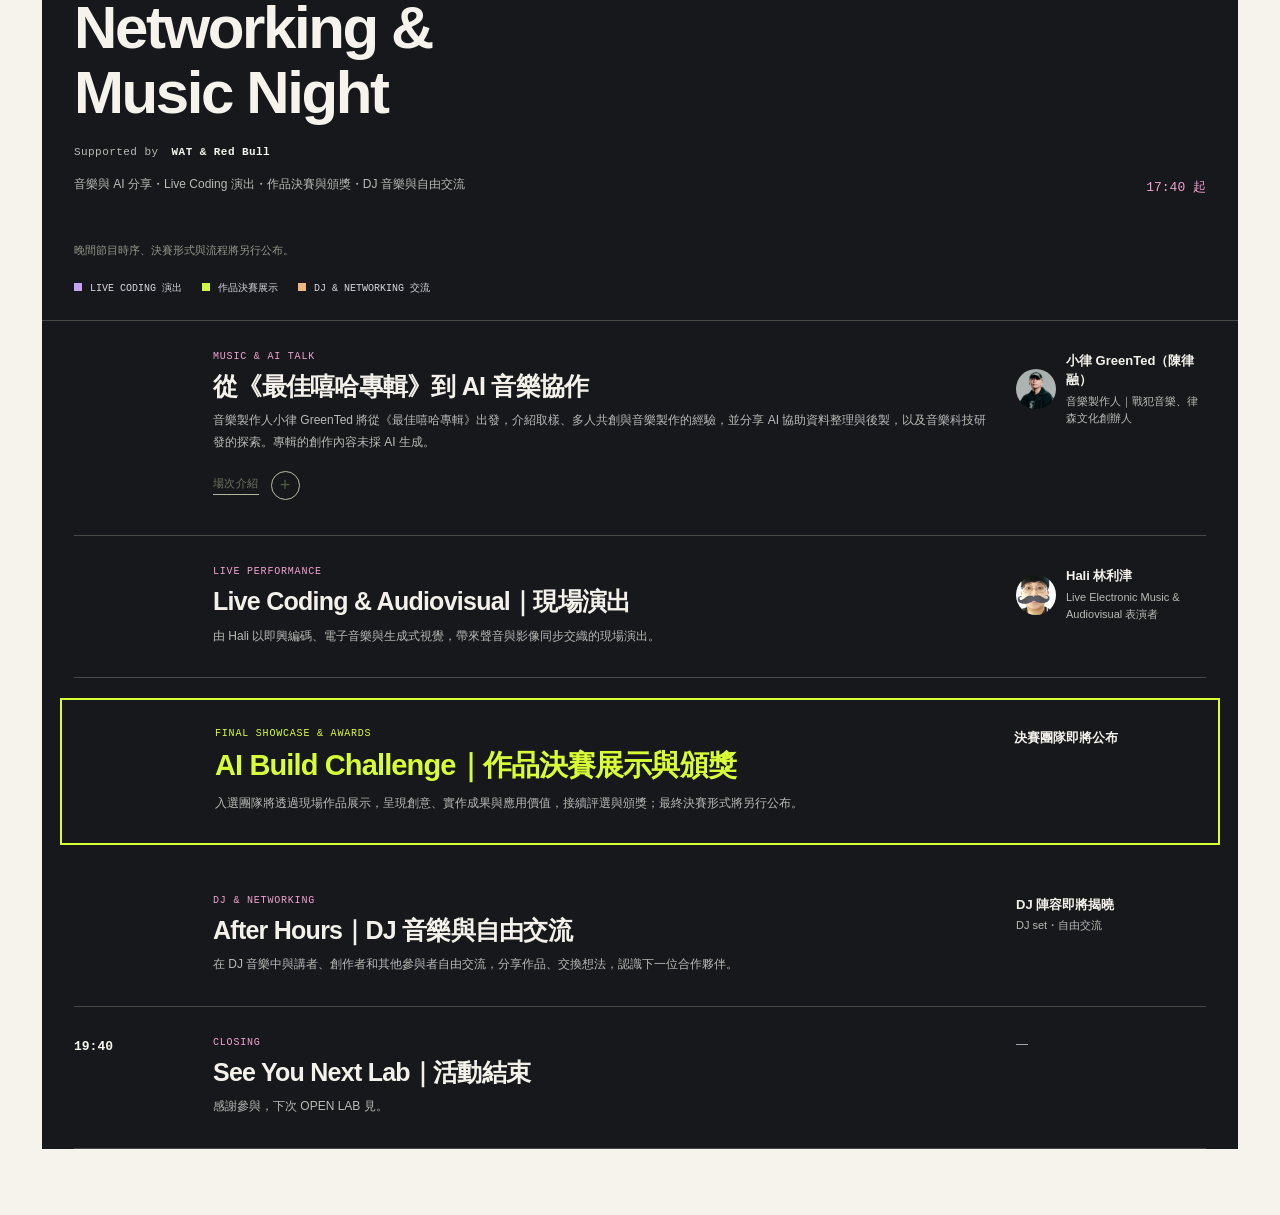
<file: agenda/index.html>
<!doctype html><html lang="zh-Hant"><head><meta charset="utf-8"><meta name="viewport" content="width=device-width,initial-scale=1"><title>OPEN LAB 2026｜活動議程</title><meta name="description" content="12/5 台北瓶蓋工廠 F 棟｜OPEN LAB 2026 完整議程與講者介紹。下午 Keynote、產品 Demo 與 AI 實戰對談，17:40 接續 Live Coding、Pitch Battle 與 DJ 音樂交流，19:40 結束。"><link rel="canonical" href="https://openlab.aiposthub.com/agenda/"><link rel="icon" href="/favicon.svg"><style>.public-site-nav{display:flex;flex-wrap:wrap;gap:12px 24px;padding:16px 5vw;background:#111210;color:#eeeae1;font:600 13px/1.6 Arial,sans-serif}.public-site-nav a{color:inherit;text-decoration:none}.public-site-nav a:hover,.public-site-nav a:focus-visible{color:#d0f547;text-decoration:underline}@media(max-width:540px){.public-site-nav{gap:10px 18px;font-size:12px;padding:14px 5vw}}*{box-sizing:border-box}body{margin:0;background:#f1efe8;color:#1d2118;font-family:Arial,'Noto Sans TC',sans-serif}.top{background:#13160f;color:#efeee7;padding:18px 6vw;font-size:12px;display:flex;justify-content:space-between}.top small{color:#d2f267}.wrap{max-width:1100px;padding:32px 5vw 40px;margin:auto}header{display:flex;justify-content:space-between;align-items:end;gap:25px;margin-bottom:23px}h1{font-size:clamp(32px,4vw,48px);letter-spacing:-.05em;margin:8px 0 0}.eyebrow{font:10px monospace;letter-spacing:.1em;color:#6d765f}.date{font-size:12px;line-height:1.8;color:#626c55;text-align:right}.notice{font-size:11px;line-height:1.8;color:#707a63;margin:0 0 20px}.tablehead,.row{display:grid;grid-template-columns:115px 1fr;gap:24px}.tablehead{position:sticky;top:0;z-index:2;background:#20291a;color:#f1f1e9;padding:13px 20px;font-size:12px}.tablehead small{float:right;color:#c2d1b1;font-size:10px}.row{padding:18px 20px;border-bottom:1px solid #ccd1c1}.row:first-of-type{border-top:0}.time{white-space:nowrap;font:600 16px monospace;color:#34412b;border-right:1px solid #ced4c3;position:relative;padding:4px 15px 0 0}.time:after{content:'';position:absolute;right:-4px;top:9px;width:7px;height:7px;border-radius:50%;background:#8a9d67}.time small{display:block;font:10px Arial,sans-serif;color:#89927f;margin-top:7px}.kind{font:10px monospace;color:#637c3e;letter-spacing:.07em;display:flex;gap:12px;align-items:center}.kind .proposed{font:10px Arial,sans-serif;color:#8b927f;letter-spacing:0}h2{font-size:20px;line-height:1.4;margin:7px 0 11px;letter-spacing:-.02em}.people{display:flex;flex-wrap:wrap;gap:12px 25px}.person{display:flex;gap:9px;align-items:center}.avatar{height:33px;width:33px;border-radius:50%;background:#dde4cf;color:#576d36;display:flex;justify-content:center;align-items:center;font:16px Georgia,serif;flex-shrink:0}.person strong{font-size:12px;font-weight:600}.person small{font-size:10px;color:#7b856e;display:block;margin-top:3px}.service{background:#e5e9dc}.service h2{font-size:16px;margin-bottom:2px}.footer{font-size:11px;color:#7b856e;line-height:1.9;margin-top:20px}.panel .kind{color:#7c55a5}.row:hover{background:#e9ecdf}@media(max-width:650px){.wrap{padding:25px 4vw}.top{font-size:10px}.tablehead,.row{grid-template-columns:76px 1fr;gap:14px;padding-left:12px;padding-right:12px}.time{font-size:13px;padding-right:7px}.date{font-size:10px}h2{font-size:17px}.row{padding-top:16px;padding-bottom:16px}.tablehead small{display:none}.people{gap:12px 16px}.avatar{width:30px;height:30px}.person strong{font-size:11px}.person small{font-size:9px}header{gap:15px}}/* Quiet editorial rows with no filled section blocks. */
.tablehead{background:#f1efe8;color:#3f4934;border-top:1px solid #9fa98f;border-bottom:1px solid #bac3ad}.tablehead small{color:#7b856e}.service{background:transparent}.row:hover{background:transparent}.top{background:#f1efe8;color:#303a25;border-bottom:1px solid #ccd1c1}.top small{color:#7b856e}.avatar{background:transparent;border:1px solid #bbc6a9;color:#64764d}.service h2{font-size:18px}
/* Open Lab visual identity, kept outside the reading surface. */
header{position:relative;isolation:isolate;min-height:170px;overflow:hidden;padding:24px 0 30px;margin-bottom:20px;border-bottom:1px solid #b8bfaa}
header:before{content:"";position:absolute;z-index:-1;width:310px;height:210px;right:80px;top:-90px;border:1px solid #9a78cc;border-radius:50%;transform:rotate(-24deg);box-shadow:0 7px 0 -1px #f1efe8,0 8px 0 #9a78cc,0 15px 0 -1px #f1efe8,0 16px 0 #9a78cc,0 23px 0 -1px #f1efe8,0 24px 0 #9a78cc,0 31px 0 -1px #f1efe8,0 32px 0 #9a78cc;opacity:.55}
header:after{content:"✳";position:absolute;z-index:-1;right:28px;top:0;font-size:82px;line-height:1;color:#f47a42;font-weight:400}
h1{font-family:Impact,'Arial Narrow',Arial,sans-serif;font-size:clamp(40px,6vw,72px);font-weight:900;line-height:1;letter-spacing:-.025em;margin-top:18px}h1 span{background:#d0f547;padding:0 8px 3px;color:#171b12;box-decoration-break:clone;-webkit-box-decoration-break:clone}.agenda-heading{z-index:1}.date{align-self:end;position:relative;background:#f1efe8;padding:7px 0 0 10px}.top{background:#111210;color:#eeeae1;border-bottom:3px solid #d0f547}.top small{color:#d0f547}.tablehead{border-top:2px solid #252c1c}.time:after{background:#d0f547;border:1px solid #7b8e47}.panel .time:after{background:#b99ce9;border-color:#9370bc}.kind{color:#5b7136}.panel .kind{color:#7953a7}.avatar{border-color:#b8c39f}.eyebrow{color:#747f63}.wrap{padding-top:20px}
@media(max-width:650px){header{min-height:170px;padding-top:20px;align-items:end}h1{font-size:clamp(34px,7vw,48px);line-height:1.15;max-width:310px}h1 span{display:table;padding:0 6px}header:before{width:210px;height:150px;right:25px;top:-85px}header:after{font-size:52px;right:0;top:0}.date{font-size:10px}.agenda-heading{max-width:70%}.top{font-size:10px}}
.tablehead,.row{grid-template-columns:135px 1fr}@media(max-width:650px){.tablehead,.row{grid-template-columns:100px 1fr;gap:12px}.time{font-size:12px}}
.panel-summary{font-size:12px;line-height:1.8;color:#737e65;margin:0 0 14px;max-width:590px}.agenda-divider{display:flex;justify-content:space-between;gap:15px;align-items:baseline;padding:25px 0 15px;border-bottom:1px solid #aeb99b}.agenda-divider strong{font-size:17px}.agenda-divider span{font-size:11px;color:#7b856e}@media(max-width:650px){.agenda-divider{display:block}.agenda-divider span{display:block;margin-top:8px}}.agenda-subtitle{font-size:13px;letter-spacing:.2em;color:#6c785b;margin:12px 0 0}/* Internal review notice: visible warning, not access control. */
.internal-alert{position:relative;overflow:hidden;background:#d0f547;color:#18200d;border-bottom:1px solid #8aa22d}.internal-alert:before{content:"";position:absolute;left:0;top:0;bottom:0;width:8px;background:repeating-linear-gradient(-45deg,#263416 0 5px,#d0f547 5px 10px)}.internal-alert-inner{max-width:1100px;margin:auto;padding:19px 5vw;display:flex;align-items:center;gap:24px}.internal-status{display:flex;align-items:center;gap:8px;font:700 11px monospace;letter-spacing:.08em;white-space:nowrap;border:1px solid #23320f;padding:8px 10px;transform:rotate(-2deg)}.internal-status i{width:7px;height:7px;background:#23320f;border-radius:50%;box-shadow:0 0 0 4px #23320f15}.internal-message{display:flex;flex-direction:column;gap:5px}.internal-message strong{font-size:16px;letter-spacing:.04em}.internal-message span{font-size:12px;line-height:1.6}.internal-tag{margin-left:auto;font:10px monospace;letter-spacing:.04em;white-space:nowrap;border-bottom:1px solid #23320f;padding-bottom:5px}@media(max-width:700px){.internal-alert-inner{flex-wrap:wrap;gap:12px;padding:18px 6vw}.internal-status{font-size:10px}.internal-message{flex-basis:100%}.internal-message strong{font-size:15px}.internal-message span{font-size:11px}.internal-tag{position:absolute;top:26px;right:6vw;font-size:8px}}
.avatar.photo{width:44px;height:44px;border:1px solid #c3cbb7;background-repeat:no-repeat;position:relative;overflow:visible}.avatar.real{background-image:url('assets/davin.png');background-size:auto 125%;background-position:50% 32%}.avatar.mock{background-image:url('assets/speaker-placeholders.png');background-size:200% 200%}.mock-0{background-position:0 0}.mock-1{background-position:100% 0}.mock-2{background-position:0 100%}.mock-3{background-position:100% 100%}.avatar.mock span{position:absolute;bottom:-3px;left:50%;transform:translateX(-50%);font:8px Arial,sans-serif;line-height:1.4;padding:0 3px;background:#efede5;color:#626e51;border:1px solid #c1cbb4;border-radius:2px;white-space:nowrap}.people{gap:15px 24px}.person{gap:11px}.person small{max-width:290px;line-height:1.6}@media(max-width:650px){.avatar.photo{width:39px;height:39px}.people{gap:15px 18px}}
.avatar.photo.kevin{object-fit:cover;object-position:50% 25%;display:block;border-radius:50%}.avatar.photo.kevin{width:44px;height:44px;min-width:44px;max-width:44px;flex:0 0 44px;border-radius:50%;overflow:hidden;background-image:url('assets/kevin-chou.jpg');background-size:cover;background-position:50% 25%}@media(max-width:650px){.avatar.photo.kevin{width:39px;height:39px;min-width:39px;max-width:39px;flex-basis:39px}}.panel-detail{margin-top:20px;border-top:1px solid #c8cfba;padding-top:12px}.panel-detail summary{font-size:12px;color:#74529d;cursor:pointer;padding:5px 0}.panel-detail summary:focus-visible{outline:2px solid #7953a7;outline-offset:4px}.discussion-topic{margin:20px 0}.discussion-topic h3{font-size:14px;margin:0 0 7px}.discussion-topic p{font-size:13px;margin:0 0 10px;color:#677554}.discussion-topic ul{padding-left:19px;margin:0}.discussion-topic li{font-size:12px;line-height:1.9;margin:7px 0;color:#58644b}.academy-panel .panel-summary{max-width:740px}/* Scan-first agenda table. */
.wrap{max-width:1240px}.internal-alert-inner{max-width:1240px}header{min-height:140px;padding-top:20px;padding-bottom:24px}h1{font-size:clamp(36px,5vw,60px)}.notice{font-size:11px;max-width:1000px;color:#7a826f;line-height:1.7}.tablehead,.agenda-entry{display:grid;grid-template-columns:125px minmax(0,1fr) 270px;gap:26px}.tablehead{padding:14px 16px;border-top:2px solid #333c29;border-bottom:1px solid #bfc7b3;font-size:12px}.agenda-entry{padding:22px 16px;border-bottom:1px solid #d2d6c9;align-items:start}.time{padding:2px 0 0;border-right:0;font:600 14px monospace;color:#333d29;white-space:nowrap}.time:after{display:none}.session-cell{min-width:0}.agenda-entry h2{font-size:19px;line-height:1.6;font-weight:650;margin:6px 0 0;letter-spacing:-.015em}.kind{font-size:9px;line-height:1.6;letter-spacing:.08em;color:#6a7e4e;flex-wrap:wrap;gap:8px}.kind .proposed{font-size:9px;color:#8a9380}.panel-entry .kind{color:#8059a5}.speaker-cell .people{display:grid;gap:12px}.person{gap:10px;align-items:center;min-width:0}.person strong{font-size:12px;line-height:1.5}.person small{font-size:10px;line-height:1.5;max-width:205px;margin-top:3px}.avatar.photo,.avatar.photo.kevin{width:36px;height:36px;min-width:36px;max-width:36px;flex:0 0 36px}.avatar{width:36px;height:36px;font-size:14px}.avatar.mock span{font-size:7px}.empty-speaker{font-size:13px;color:#a3aa98}.session-details{margin-top:12px}.session-details summary{font-size:11px;color:#778465;cursor:pointer;list-style-position:inside}.session-details[open] summary{margin-bottom:12px}.session-intro{font-size:13px;line-height:1.9;color:#606d52;margin:0}.discussion-topic{margin:16px 0}.discussion-topic h3{font-size:13px}.discussion-topic p,.discussion-topic li{font-size:12px;line-height:1.8}.agenda-divider{padding:28px 16px 14px}.agenda-divider strong{font-size:17px}.agenda-divider span{font-size:10px}.footer{font-size:10px;line-height:1.8}.panel-entry .speaker-cell .people{grid-template-columns:1fr 1fr;gap:12px 10px}.panel-entry .person{align-items:start}.panel-entry .person strong{font-size:11px}.panel-entry .person small{font-size:9px}
@media(max-width:850px){.tablehead,.agenda-entry{grid-template-columns:105px minmax(0,1fr) 210px;gap:20px}.panel-entry .speaker-cell .people{grid-template-columns:1fr}.agenda-entry h2{font-size:17px}}
@media(max-width:650px){.wrap{padding-left:5vw;padding-right:5vw}.tablehead{grid-template-columns:95px 1fr;gap:16px;padding:12px 0}.tablehead>span:last-child{display:none}.agenda-entry{grid-template-columns:95px minmax(0,1fr);gap:12px 16px;padding:20px 0}.time{font-size:12px;grid-row:1/3}.speaker-cell{grid-column:2}.empty-speaker{display:none}.agenda-entry h2{font-size:16px;line-height:1.6}.speaker-cell .people{display:flex;flex-wrap:wrap;gap:14px}.panel-entry .speaker-cell .people{display:grid;grid-template-columns:1fr 1fr;gap:14px 8px}.avatar.photo,.avatar.photo.kevin{width:32px;height:32px;min-width:32px;max-width:32px;flex-basis:32px}.person strong{font-size:11px}.person small{font-size:9px}.agenda-divider{padding-left:0;padding-right:0}.session-details summary{font-size:10px}}
.session-details summary{display:inline-flex;align-items:center;gap:9px;min-height:36px;padding:8px 13px;border:1px solid #9ba97e;border-radius:5px;background:#e7edda;color:#344323;font-size:12px;font-weight:600;line-height:1.4;list-style:none;cursor:pointer}.session-details summary::-webkit-details-marker{display:none}.session-details summary:before{content:'+';font-size:18px;line-height:1;font-weight:500}.session-details summary:after{content:'展開場次介紹'}.session-details[open] summary:before{content:'−'}.session-details[open] summary:after{content:'收合場次介紹'}.session-details summary:hover{background:#d9e6bd;border-color:#788e4d}.session-details summary:focus-visible{outline:3px solid #9673c9;outline-offset:3px}.session-details[open]{padding:12px 0;border-top:1px solid #b8c49f}.session-details[open] summary{margin-bottom:16px}.summary-label{position:absolute;width:1px;height:1px;overflow:hidden;clip-path:inset(50%)}@media(max-width:650px){.session-details summary{min-height:40px;font-size:12px;padding:9px 13px}}/* Editorial disclosure: quiet label and tactile circular action. */
.session-details summary{display:inline-flex;flex-direction:row-reverse;align-items:center;gap:12px;min-height:40px;padding:3px 0;border:0;border-radius:0;background:transparent;color:#303b25;font-size:11px;font-weight:500;letter-spacing:.04em;line-height:1.4;list-style:none;cursor:pointer;transition:color .18s ease}.session-details summary:after{content:'場次介紹';border-bottom:1px solid #aeb99c;padding-bottom:2px;transition:border-color .18s ease}.session-details summary:before{content:'+';display:grid;place-items:center;width:27px;height:27px;border:1px solid #b4bea4;border-radius:50%;font:400 18px/1 Arial,sans-serif;background:transparent;color:#4e6040;transition:transform .2s ease,background .2s ease,border-color .2s ease}.session-details summary:hover{background:transparent;border:0;color:#1f2d13}.session-details summary:hover:before{background:#d0f547;border-color:#adc83e;transform:rotate(90deg)}.session-details summary:hover:after{border-color:#435a2a}.session-details[open]{padding:0;border-top:0}.session-details[open] summary{margin-bottom:14px}.session-details[open] summary:before{content:'−';background:#e7ecde;border-color:#a6b494}.session-details[open] summary:after{content:'收合介紹'}.session-details[open] summary:hover:before{transform:none}.session-details summary:focus-visible{outline:2px solid #9673c9;outline-offset:5px;border-radius:3px}.session-details>.session-intro,.session-details>.discussion-topic{border-left:2px solid #b7a0d5;padding-left:16px}.session-details>.discussion-topic{margin-top:20px}@media(prefers-reduced-motion:reduce){.session-details summary,.session-details summary:before{transition:none}}@media(max-width:650px){.session-details summary{min-height:44px;padding:4px 0;font-size:11px}.session-details summary:before{width:28px;height:28px}}
.avatar.photo.kenny{background-image:url('assets/kdan-kenny.png');background-size:155% auto;background-position:50% 7%}/* Evening programme: section identity plus explicit format labels. */
.night-program{background:#14141b;color:#f3f1ea;margin:30px 0;border-radius:4px;overflow:hidden}
.night-header{padding:30px 24px 24px;border-top:4px solid #d0f547;display:flex;justify-content:space-between;gap:24px;align-items:end}
.night-kicker{color:#d0f547;font:600 11px monospace;letter-spacing:.14em}.night-header h2{font-size:28px;margin:10px 0 8px;line-height:1.25}.night-header p{color:#b7b5c3;font-size:12px;margin:0;line-height:1.8}.night-hours{font:600 16px monospace;white-space:nowrap;color:#f3f1ea}
.night-legend{display:flex;flex-wrap:wrap;gap:10px 22px;padding:0 24px 23px;font-size:11px;color:#d8d5e1}.night-legend span:before{content:'';display:inline-block;width:8px;height:8px;background:var(--accent);margin-right:8px}
.night-program .agenda-entry{--accent:#b7b5c3;margin:0 24px;padding:22px 0 22px 16px;border-bottom:1px solid #35343e;border-left:3px solid var(--accent);grid-template-columns:125px minmax(0,1fr) 245px;gap:22px}
.night-program .performance{--accent:#c3a4f4;background:linear-gradient(90deg,#c3a4f40b,transparent)}.night-program .battle{--accent:#d0f547;background:linear-gradient(90deg,#d0f54710,transparent)}.night-program .social{--accent:#efb47f;background:linear-gradient(90deg,#efb47f0b,transparent)}
.night-program .time{color:#f3f1ea;font-size:13px}.night-program .kind{color:var(--accent);font-size:10px}.night-program .agenda-entry h2{color:#f3f1ea;font-size:18px;margin:8px 0}.night-program .session-intro{color:#b7b5c3;font-size:12px;line-height:1.8}.night-program .person strong{color:#f3f1ea;font-size:13px}.night-program .person small{color:#b7b5c3;font-size:11px}.night-program .empty-speaker{color:#b7b5c3;font-size:12px}.night-program .duration{display:inline-block;color:#b7b5c3;font:11px monospace;margin-top:8px}.night-note{font-size:11px;color:#aaa7b9;padding:16px 24px 22px;margin:0;line-height:1.8}
@media(max-width:850px){.night-program .agenda-entry{grid-template-columns:105px minmax(0,1fr) 180px;gap:18px}}
@media(max-width:650px){.night-header{padding:24px 18px 18px;display:block}.night-header h2{font-size:24px}.night-hours{margin-top:14px;font-size:14px}.night-legend{padding:0 18px 20px;gap:12px}.night-program .agenda-entry{margin:0 18px;padding:20px 0 20px 12px;grid-template-columns:1fr;gap:10px}.night-program .time{grid-row:auto;white-space:normal}.night-program .speaker-cell{grid-column:1}.night-program .empty-speaker{display:block}.night-program .agenda-entry h2{font-size:17px}.night-note{padding:16px 18px 22px}}

/* Speaker portraits supplied 2026-11-14, individually framed for circular display. */
.avatar.photo.portrait-hank{background-image:url('assets/hank-20261114.jpg');background-size:cover;background-position:center}
.avatar.photo.portrait-philo{background-image:url('assets/philo-20261114.jpg');background-size:cover;background-position:center}
.avatar.photo.portrait-sheng-hsiung{background-image:url('assets/sheng-hsiung-20261114.jpg');background-size:cover;background-position:center}
.avatar.photo.portrait-fisher{background-image:url('assets/fisher-20261114.jpg');background-size:cover;background-position:center}
.avatar.photo.portrait-davin{background-image:url('assets/davin-20261114.jpg');background-size:cover;background-position:center}
.avatar.photo.portrait-ming-academy{background-image:url('assets/ming-academy-20261114.jpg');background-size:cover;background-position:center}
.avatar.photo.justin-wang{background-image:url('assets/justin-wang-20261114.jpg');background-size:cover;background-position:center}
.avatar.photo.josh-hu{background-image:url('assets/josh-hu-20261114.jpg');background-size:cover;background-position:center}
.avatar.photo.kj-host{background-image:url('assets/kj-host-20261116.jpg');background-size:185% auto;background-position:50% 12%}.avatar.photo.aaron-yeh{background-image:url('assets/aaron-yeh-20261116.jpg');background-size:145% auto;background-position:52% 18%}.reader-reveal{font-size:13px;line-height:1.9;margin:0 0 12px;color:#34412b}.reader-reveal mark{background:#d2f267;color:#1d2118;padding:.12em .3em;box-decoration-break:clone;-webkit-box-decoration-break:clone}.reader-reveal strong{font-weight:700}.avatar.photo.eva{background-image:url('assets/eva-20261117.png');background-size:190% auto;background-position:58% 12%}.avatar.photo.kkday-mike{background-image:url('assets/kkday-mike-20261117.jpg');background-size:170% auto;background-position:49% 5%}.night-support{font-size:13px;letter-spacing:.04em;margin:8px 0;color:inherit}.night-support strong{font-weight:700}.night-support{display:flex;align-items:center;flex-wrap:wrap;gap:12px;margin:12px 0}.avatar.photo.julie-chen{background-image:url('/agenda/assets/julie-chen-20261119.png');background-size:220% auto;background-position:62% 50%}.avatar.photo.henry-wen{background-image:url("assets/henry-wen-20261124.png");background-size:cover;background-position:50% 35%}.avatar.photo.zhao-zixiang{background-image:url("assets/zhao-zixiang-20261125.jpg");background-size:cover;background-position:50% 32%}</style><meta property="og:title" content="活動議程｜OPEN LAB 2026"><meta property="og:description" content="從 AI 實戰到創作與交流，探索完整場次、講者與晚間節目。"><meta property="og:type" content="website"><meta property="og:url" content="https://openlab.aiposthub.com/agenda/"><meta property="og:site_name" content="AI 郵報年會 OPEN LAB 2026"><meta property="og:locale" content="zh_TW"><meta property="og:image" content="https://openlab.aiposthub.com/assets/openlab-share-20261125.png"><meta property="og:image:secure_url" content="https://openlab.aiposthub.com/assets/openlab-share-20261125.png"><meta property="og:image:type" content="image/png"><meta property="og:image:width" content="1600"><meta property="og:image:height" content="900"><meta property="og:image:alt" content="AI 郵報年會 OPEN LAB 2026｜12/5 台北瓶蓋工廠｜主題分享、AI 體驗與社群交流"><meta name="twitter:card" content="summary_large_image"><meta name="twitter:title" content="活動議程｜OPEN LAB 2026"><meta name="twitter:description" content="從 AI 實戰到創作與交流，探索完整場次、講者與晚間節目。"><meta name="twitter:image" content="https://openlab.aiposthub.com/assets/openlab-share-20261125.png"><meta name="twitter:image:alt" content="AI 郵報年會 OPEN LAB 2026｜12/5 台北瓶蓋工廠｜主題分享、AI 體驗與社群交流"></head><body><link rel="stylesheet" href="festival.css?v=20261119-greented"><nav class="public-site-nav" aria-label="官網導覽"><a href="/">OPEN LAB 首頁</a><a href="/agenda/">活動議程</a><a href="/challenge/">AI 實作挑戰賽</a></nav><div class="top"><span>AI 郵報年會 · OPEN LAB 2026</span><small>AGENDA / 2026</small></div><main class="wrap"><header class="lab-hero"><div class="hero-main"><span class="eyebrow">AI POST / OPEN LAB TAIPEI</span><h1>OPEN LAB <span>2026</span></h1><p class="agenda-subtitle">&#27963;&#21205;&#35696;&#31243; <span>PROGRAM</span></p><div class="hero-formats"><span>KEYNOTES</span><span>DEMOS</span><span>PANELS</span><span>MUSIC</span><span>PITCH BATTLE</span></div></div><div class="hero-object" aria-hidden="true"><div class="lab-orbit orbit-one"></div><div class="lab-orbit orbit-two"></div><div class="lab-orbit orbit-three"></div><span class="object-center">LAB<br>26</span><span class="object-caption">IDEAS IN MOTION</span></div><div class="hero-info"><div><span class="info-label">DATE</span><strong>12.05 <small>SAT</small></strong></div><div><span class="info-label">LOCATION</span><strong>&#21488;&#21271;&#29942;&#33995;&#24037;&#24288; F &#26847;</strong></div><div><span class="info-label">PROGRAM</span><strong>13:30&#8211;19:40</strong><small>13:00 &#38283;&#25918;&#22577;&#21040;</small></div></div></header><nav class="festival-nav" aria-label="活動分區"><a href="/agenda/#talks">01 / Talks &amp; Demos <small>13:30–17:40</small></a><a href="/agenda/#night-title">02 / Networking &amp; Music Night <small>17:40–19:40</small></a></nav><p class="program-update"><strong>議程更新提醒</strong><span>本頁所列時間、講者及主題皆可能調整；最終議程以活動當天現場公告及實際安排為準。</span></p><div class="program-part" id="talks"><div><span class="part-label">PART 01 / AFTERNOON</span><h2>Talks &amp; Demos</h2><p>Keynote 主題分享・產品 Demo・Panel 對談</p></div><div class="part-hours">13:30–17:40<small>13:00 開放報到</small></div></div><div class="tablehead"><span>時間</span><span>議程</span><span>講者</span></div><section class="agenda-entry"><div class="time">13:00–13:30</div><div class="session-cell"><div class="kind">CHECK-IN</div><h2>報到與入場交流</h2></div><div class="speaker-cell empty-speaker">—</div></section><section class="agenda-entry"><div class="time">13:30–13:40</div><div class="session-cell"><div class="kind">OPENING</div><h2>AI 郵報年會 OPEN LAB 2026｜開場</h2><details class="session-details"><summary><span class="summary-label">下午場主持人介紹</span></summary><p class="session-intro">KJ 是職業主持人與表達講師，擁有論壇、競賽、頒獎典禮與大型活動主持經驗，也參與即興喜劇與現場互動演出。曾獲海峽兩岸電視主持人大賽總冠軍、東森《誰語爭鋒》冠軍及兩岸電商主播大賽冠軍，並開設《說出應變力》系列課程。此次擔任 OPEN LAB 下午場主持人，串起主題分享、對談與現場交流。</p></details></div><div class="speaker-cell"><div class="people"><div class="person"><div class="avatar photo kj-host" role="img" aria-label="KJ 下午場主持人照片"></div><div><strong>KJ</strong><small>下午場主持人｜職業主持人・表達講師</small></div></div></div></div></section><div class="agenda-divider session-group"><strong>Keynotes｜上半場</strong><span>13:40–15:30 / 主題分享與產業應用</span></div><section class="agenda-entry"><div class="time">13:40–14:10</div><div class="session-cell"><div class="kind">OPENING KEYNOTE / READER INSIGHTS</div><h2>AI 時代的不公平優勢：為什麼你更有效率，卻沒有更自由？</h2><p class="reader-reveal"><mark><strong>2026 AI 郵報讀者調查</strong></mark><br/><strong>報告結果於活動當天首度公開</strong>｜由 Davin 現場剖析，分享觀點與洞察。</p><details class="session-details"><summary><span class="summary-label">場次介紹</span></summary><p class="session-intro">同樣在用 AI，為什麼有人掌握了工作的主導權，有人卻越做越忙？AI 郵報創辦人 Davin 將分享「AI 不公平優勢」的核心觀點，以及 AI 郵報在內容與社群中的實踐。現場首度公開 2026 AI 郵報讀者調查結果，由 Davin 剖析省時、回報與工作方式之間的落差，分享如何把 AI 帶來的產能轉化為自己的優勢。</p></details></div><div class="speaker-cell"><div class="people"><div class="person"><div aria-label="Davin 真人照片" class="avatar photo portrait-davin" role="img"></div><div><strong>Davin</strong><small>AI 郵報創辦人</small></div></div></div></div></section><section class="agenda-entry"><div class="time">14:10–14:50</div><div class="session-cell"><div class="kind">KEYNOTE</div><h2>雲地混合的 AI Agent Workflow：從決策模型到多模型調用</h2><details class="session-details"><summary><span class="summary-label">場次介紹</span></summary><p class="session-intro">當同一個 AI Agent 要回答問題、生成圖片或製作影音，它怎麼知道該用哪個模型，又該在雲端還是地端執行？胡嘉璽老師將以 Hermes Agent 為例，拆解一套雲地混合的工作流。決策模型先判斷任務類型、難度與模型可能拒答的情況，再搭配 Nemo Switchyard，將任務分派給合適的雲端或地端模型。從文字問答到圖像、音訊與影片生成，看看 Agent Harness 如何把模型選擇、任務分派與實際調用串在一起。</p><div class="discussion-topic"><h3>講者介紹｜胡嘉璽 Josh Hu</h3><ul><li>Vibe Coding Taiwan 社團版主、知名 AI 技術作家</li><li>陽明交大、東吳大學及企業兼任講師</li><li>著作《塞爆 128G GPU 記憶體 NVIDIA DGX Spark 影音圖生成、微調、預訓練 Agent 全面玩透》作者</li></ul></div></details></div><div class="speaker-cell"><div class="people"><div class="person"><div aria-label="胡嘉璽 Josh Hu 講者照片" class="avatar photo josh-hu" role="img"></div><div><strong>胡嘉璽 Josh Hu</strong><small>Vibe Coding Taiwan｜技術長暨社群版主</small></div></div></div></div></section><section class="agenda-entry"><div class="time">14:50–15:05</div><div class="session-cell"><div class="kind">KEYNOTE<span class="proposed">講題暫定</span></div><h2>軟體公司 AI 化，該何去何從？以 KDAN 文件處理為例</h2><details class="session-details"><summary><span class="summary-label">場次介紹</span></summary><p class="session-intro">當 AI 加快軟體開發，軟體公司的價值將如何改變？KDAN 凱鈿創辦人暨執行長蘇柏州 Kenny 將從文件處理領域的實戰經驗出發，分享產品、技術交付與商業模式的轉型選擇，探討哪些既有累積能成為 AI 時代的競爭優勢。</p></details></div><div class="speaker-cell"><div class="people"><div class="person"><div aria-label="蘇柏州 Kenny 真人照片" class="avatar photo kenny" role="img"></div><div><strong>蘇柏州 Kenny</strong><small>KDAN 凱鈿創辦人暨執行長</small></div></div></div></div></section><section class="agenda-entry"><div class="time">15:05–15:15</div><div class="session-cell"><div class="kind">TALK / EDGE AI</div><h2>從感知到反應，Edge AI 如何讓 AI 的影響力走出螢幕？</h2></div><div class="speaker-cell"><div class="people"><div class="person"><div aria-label="王振達 Justin Wang 講者照片" class="avatar photo justin-wang" role="img"></div><div><strong>王振達 Justin Wang</strong><small>Georgi AI 創辦人</small></div></div></div></div></section><section class="agenda-entry"><div class="time">15:15–15:30</div><div class="session-cell"><div class="kind">KEYNOTE</div><h2>NVIDIA RTX Spark：開啟 Windows PC 新篇章</h2><details class="session-details"><summary><span class="summary-label">場次介紹</span></summary><p class="session-intro">以 NVIDIA RTX Spark 為主題，探索 Windows PC 如何整合 AI Agent、AI 開發、內容創作與遊戲體驗。</p></details></div><div class="speaker-cell"><div class="people"><div class="person"><div aria-label="Aaron Yeh 葉憲樺本人照片" class="avatar photo aaron-yeh" role="img"></div><div><strong>Aaron Yeh 葉憲樺</strong><small>NVIDIA 亞太區 GeForce 產品經理</small></div></div></div></div></section><section class="agenda-entry"><div class="time">15:30–15:40</div><div class="session-cell"><div class="kind">BREAK</div><h2>中場休息｜自由探索</h2></div><div class="speaker-cell empty-speaker">—</div></section><div class="agenda-divider session-group"><strong>Keynotes &amp; Product Demos｜下半場</strong><span>15:40–16:35 / 主題分享與產品展示</span></div><section class="agenda-entry julie-keynote"><div class="time">15:40–15:55</div><div class="session-cell"><div class="kind">TALK / PRODUCT DEMO</div><h2>讓 AI 從對話走進工作流程：NAVI 3.0 企業生產力實戰</h2><details class="session-details"><summary><span class="summary-label">場次介紹</span></summary><p class="session-intro">以 NAVI 3.0 企業 AI 生產力平台為主題，介紹多 Agent 協作與工作流程自動化，探索如何把 AI 串進企業日常工作，讓分散的工具與任務形成可持續運作的流程。<br/><a href="https://www.netron.net/tw/services-products/navi3-0/" rel="noopener noreferrer" target="_blank">NAVI 3.0 產品介紹 ↗</a></p></details></div><div class="speaker-cell"><div class="people"><div class="person"><div aria-label="Julie Chen 講者照片" class="avatar photo julie-chen" role="img"></div><div><strong>Julie Chen</strong><small>業務經理｜Netron 網創</small></div></div></div></div></section><section class="agenda-entry janus-keynote"><div class="time">15:55–16:10</div><div class="session-cell"><div class="kind">KEYNOTE</div><h2>打造精巧的個人 AI 工作室｜技嘉 AI TOP AERO</h2><details class="session-details"><summary><span class="summary-label">場次介紹</span></summary><p class="session-intro">隨著地端 AI 走入日常工作，如何在有限的桌面空間兼顧運算效能、用電需求與操作便利性？本場演講將介紹技嘉 AI TOP AERO，分享如何透過精巧的桌上型電腦，在熟悉的 Windows 11 環境中執行 AI 模型，打造個人 AI 工作室。</p></details></div><div class="speaker-cell"><div class="people"><div class="person"><div aria-label="Janus 本人照片" class="avatar photo janus" role="img"></div><div><strong>Janus</strong><small>技嘉科技｜技術行銷</small></div></div></div></div></section><section class="agenda-entry"><div class="time">16:10–16:25</div><div class="session-cell"><div class="kind">KEYNOTE</div><h2>從等資源到自己造：行銷人如何用 Vibe Coding + MixRoute 打造專屬 AI 武器庫</h2><details class="session-details"><summary><span class="summary-label">場次介紹</span></summary><p class="session-intro">行銷需求橫跨文字、影像與多種工作流程，如何不再受限於單一工具或等待技術支援？本次分享將透過 Vibe Coding 搭配 MixRoute，示範行銷人如何從需求出發，打造專屬 AI 工具，將創意轉化為可以使用的工具與實際成品。</p></details></div><div class="speaker-cell"><div class="people"><div class="person"><div aria-label="Kevin Chou 講師照" class="avatar photo kevin" role="img"></div><div><strong>Kevin Chou</strong><small>Marketing Manager｜MixRoute</small></div></div></div></div></section><section class="agenda-entry henry-keynote"><div class="time">16:25–16:35</div><div class="session-cell"><div class="kind">KEYNOTE</div><h2>如何用 AI 經營自媒體變現每月超過 10 萬元</h2><details class="session-details"><summary><span class="summary-label">場次與講者介紹</span></summary><p class="session-intro">分享我用 AI 在自媒體上的 4 個層面的應用</p><div class="discussion-topic"><h3>講者介紹｜亨利溫 Henry Wen</h3><p>亨利溫 Henry Wen 為知識有溫度內容行銷工作室創辦人，長期投入自媒體經營、個人品牌與斜槓職涯教學，透過課程、講座及顧問陪跑，協助創作者與專業工作者規劃內容策略、發展知識產品與多元收入。近年將 AI 應用融入自媒體經營與教學，分享從內容創作到商業變現的實戰經驗。</p></div></details></div><div class="speaker-cell"><div class="people"><div class="person"><div aria-label="亨利溫 Henry Wen 講者照片" class="avatar photo henry-wen" role="img"></div><div><strong>亨利溫 Henry Wen</strong><small>知識有溫度內容行銷工作室｜創辦人</small></div></div></div></div></section><div class="agenda-divider session-group"><strong>Panel Discussions</strong><span>16:35–17:35 / 主題對談</span></div><section class="agenda-entry panel-entry academy-panel"><div class="time">16:35–17:05</div><div class="session-cell"><div class="kind">PANEL / AI 郵報學院</div><h2>AI 實戰開箱：從產品開發、資料應用到自動化與品牌設計</h2><details class="session-details"><summary><span class="summary-label">場次與講師介紹</span></summary><p class="session-intro">AI 如何從一個工具，走進產品、資料、內容與設計的實際工作？由 Ming 主持，串起 Eric 張智凱的產品開發、Fisher 孫筱瑜的品牌影像，以及許勝雄的視覺設計與創意提案。三位講師將以快速介紹與跨領域對談，交流需求拆解、工具分工、流程串接和品質驗收的方法，讓觀眾從不同專業的實戰經驗中，找到適合自己的 AI 應用切入點。</p><div class="academy-bios"><article class="academy-bio"><div class="academy-bio-heading"><div aria-label="Eric 張智凱 講師照片" class="avatar photo eric-jhang" role="img"></div><div><h3>Eric 張智凱</h3><span>威許移動產品長</span></div></div><p>現任威許移動產品長，曾創辦思言科技，打造 LINE CRM SaaS「美業歐巴」，曾任華碩電腦高級工程師。具備軟體開發、產品落地與產業數位轉型經驗，於 AI 郵報學院分享 AI Coding 環境與個人資料庫工作流。</p><p class="academy-focus"><strong>分享切角</strong> 從工作需求出發，建立 AI Coding 環境，將資料收集、整理與追蹤串成可重複使用的工作流程。</p><a href="https://academy.aiposthub.com/p/skill-shot-12-github-vscode-claude-code" rel="noopener noreferrer" target="_blank">學院講師與課程介紹 ↗</a></article><article class="academy-bio"><div class="academy-bio-heading"><div aria-label="Fisher 孫筱瑜 講師照片" class="avatar photo portrait-fisher" role="img"></div><div><h3>Fisher 孫筱瑜</h3><span>AI 品牌影像創作者・攝影講師</span></div></div><p>Fisher Studio 主理人，臺科大建築研究所畢業，跨足攝影、建築空間、視覺設計與 AI 影像製作。擅長結合品牌敘事、視覺美學與 AI 工作流，將創意轉化為商業影像。</p><p class="academy-focus"><strong>分享切角</strong> 先釐清品牌訊息與受眾，再串起腳本、分鏡與 AI 影像，讓生成內容服務品牌溝通。</p><a href="https://academy.aiposthub.com/p/skill-shot-19-ai-brand-ad-workflow" rel="noopener noreferrer" target="_blank">學院講師與課程介紹 ↗</a></article><article class="academy-bio"><div class="academy-bio-heading"><div aria-label="許勝雄 講師照片" class="avatar photo portrait-sheng-hsiung" role="img"></div><div><h3>許勝雄</h3><span>視覺設計師・AI 概念製作</span></div></div><p>具獨立接案與跨領域視覺設計經驗，成立質系制有限公司，參與品牌動畫與空間視覺專案。創作「AI 城市開花計劃」，並於學院分享 AI 生圖、視覺精修與 iPad 創意提案工作流。</p><p class="academy-focus"><strong>分享切角</strong> 從需求整理、生圖與精修，到 3D 概念與提案呈現，讓 AI 生成素材成為可溝通的設計成果。</p><a href="https://academy.aiposthub.com/p/skill-shot-13-ai-ipad-creative-workflow" rel="noopener noreferrer" target="_blank">學院講師與課程介紹 ↗</a></article></div></details></div><div class="speaker-cell"><div class="people"><div class="person"><div aria-label="Ming 講師照片" class="avatar photo portrait-ming-academy" role="img"></div><div><strong>Ming</strong><small>對談主持人｜AI 郵報學院</small></div></div><div class="person"><div aria-label="Eric 張智凱 講師照片" class="avatar photo eric-jhang" role="img"></div><div><strong>Eric 張智凱</strong><small>威許移動產品長</small></div></div><div class="person"><div aria-label="Fisher 孫筱瑜 講師照片" class="avatar photo portrait-fisher" role="img"></div><div><strong>Fisher 孫筱瑜</strong><small>AI 品牌影像創作者・攝影講師</small></div></div><div class="person"><div aria-label="許勝雄 講師照片" class="avatar photo portrait-sheng-hsiung" role="img"></div><div><strong>許勝雄</strong><small>視覺設計師・AI 概念製作</small></div></div></div></div></section><section class="agenda-entry panel-entry"><div class="time">17:05–17:35</div><div class="session-cell"><div class="kind">PANEL / AI AT WORK</div><h2>AI 進入工作現場：旅遊與影視產業的實戰對談</h2><details class="session-details"><summary><span class="summary-label">場次介紹</span></summary><p class="session-intro">由 AI郵報主理人 Davin 主持，邀請 KKday 的 Mike 與想核股份有限公司 AI 長趙子翔，從旅遊服務與影視製作的現場經驗出發，聊聊 AI 帶來的改變、導入過程的挑戰，以及團隊如何調整工作方式。趙子翔也將分享面對 AI 對影視產業的衝擊，如何透過 Core studio 回應新的製作需求。</p></details></div><div class="speaker-cell"><div class="people"><div class="person"><div aria-label="Davin 真人照片" class="avatar photo portrait-davin" role="img"></div><div><strong>Davin</strong><small>主持人｜AI郵報主理人</small></div></div><div class="person"><div aria-label="KKday Mike 公開專訪照片" class="avatar photo kkday-mike" role="img"></div><div><strong>Mike</strong><small>CTO &amp; Head of Operations｜KKday</small></div></div><div class="person"><div aria-label="趙子翔 講者照片" class="avatar photo zhao-zixiang" role="img"></div><div><strong>趙子翔</strong><small>AI 長｜想核股份有限公司</small></div></div></div></div></section><section aria-labelledby="night-title" class="night-program"><div class="night-header"><div><div class="night-kicker">PART 02 / EVENING</div><h2 id="night-title">Networking &amp;<br/>Music Night</h2><p class="night-support">Supported by <strong>WAT &amp; Red Bull</strong></p><p>音樂與 AI 分享・Live Coding 演出・作品決賽與頒獎・DJ 音樂與自由交流</p></div><div class="night-hours">17:40 起</div></div><p class="night-note">晚間節目時序、決賽形式與流程將另行公布。</p><div aria-label="晚間活動類型" class="night-legend"><span style="--accent:#c3a4f4">LIVE CODING 演出</span><span style="--accent:#d0f547">作品決賽展示</span><span style="--accent:#efb47f">DJ &amp; NETWORKING 交流</span></div><section class="agenda-entry greented-talk"><div aria-hidden="true" class="time"></div><div class="session-cell"><div class="kind">MUSIC &amp; AI TALK</div><h2>從《最佳嘻哈專輯》到 AI 音樂協作</h2><p class="session-intro">音樂製作人小律 GreenTed 將從《最佳嘻哈專輯》出發，介紹取樣、多人共創與音樂製作的經驗，並分享 AI 協助資料整理與後製，以及音樂科技研發的探索。專輯的創作內容未採 AI 生成。</p><details class="session-details"><summary><span class="summary-label">講者介紹</span></summary><p class="session-intro">陳律融（GreenTed／小律）為音樂製作人、戰犯音樂與律森文化創辦人，工作橫跨音樂、影像、演唱會與節目製作。製作取樣節目《SampleThis》，著有《躍上主流：創作心流 × 創造主流》，並持續投入音樂教育與 AI 音樂科技研發。2026 年推出《最佳嘻哈專輯》，集結不同世代音樂人，以十一首作品呈現與嘻哈相處的人生歷程。</p><p class="session-intro"><a href="https://rytho.ai/the-best-hip-hop-album" rel="noopener noreferrer" target="_blank">《最佳嘻哈專輯》與製作人介紹 ↗</a></p></details></div><div class="speaker-cell"><div class="people"><div class="person"><div aria-label="小律 GreenTed 陳律融官網宣傳照" class="avatar photo greented" role="img"></div><div><strong>小律 GreenTed（陳律融）</strong><small>音樂製作人｜戰犯音樂、律森文化創辦人</small></div></div></div></div></section><section class="agenda-entry performance"><div aria-hidden="true" class="time"></div><div class="session-cell"><div class="kind">LIVE PERFORMANCE</div><h2>Live Coding &amp; Audiovisual｜現場演出</h2><p class="session-intro">由 Hali 以即興編碼、電子音樂與生成式視覺，帶來聲音與影像同步交織的現場演出。</p></div><div class="speaker-cell"><div class="people"><div class="person"><div aria-label="Hali 林利津本人照片" class="avatar photo hali" role="img"></div><div><strong>Hali 林利津</strong><small>Live Electronic Music &amp; Audiovisual 表演者</small></div></div></div></div></section><section class="agenda-entry battle"><div aria-hidden="true" class="time"></div><div class="session-cell"><div class="kind">FINAL SHOWCASE &amp; AWARDS</div><h2>AI Build Challenge｜作品決賽展示與頒獎</h2><p class="session-intro">入選團隊將透過現場作品展示，呈現創意、實作成果與應用價值，接續評選與頒獎；最終決賽形式將另行公布。</p></div><div class="speaker-cell"><div class="people"><div class="person"><div><strong>決賽團隊即將公布</strong></div></div></div></div></section><section class="agenda-entry social"><div aria-hidden="true" class="time"></div><div class="session-cell"><div class="kind">DJ &amp; NETWORKING</div><h2>After Hours｜DJ 音樂與自由交流</h2><p class="session-intro">在 DJ 音樂中與講者、創作者和其他參與者自由交流，分享作品、交換想法，認識下一位合作夥伴。</p></div><div class="speaker-cell"><div class="people"><div class="person"><div><strong>DJ 陣容即將揭曉</strong><small>DJ set・自由交流</small></div></div></div></div></section><section class="agenda-entry transition"><div class="time">19:40</div><div class="session-cell"><div class="kind">CLOSING</div><h2>See You Next Lab｜活動結束</h2><p class="session-intro">感謝參與，下次 OPEN LAB 見。</p></div><div class="speaker-cell empty-speaker">—</div></section></section></main></body></html>
</file>
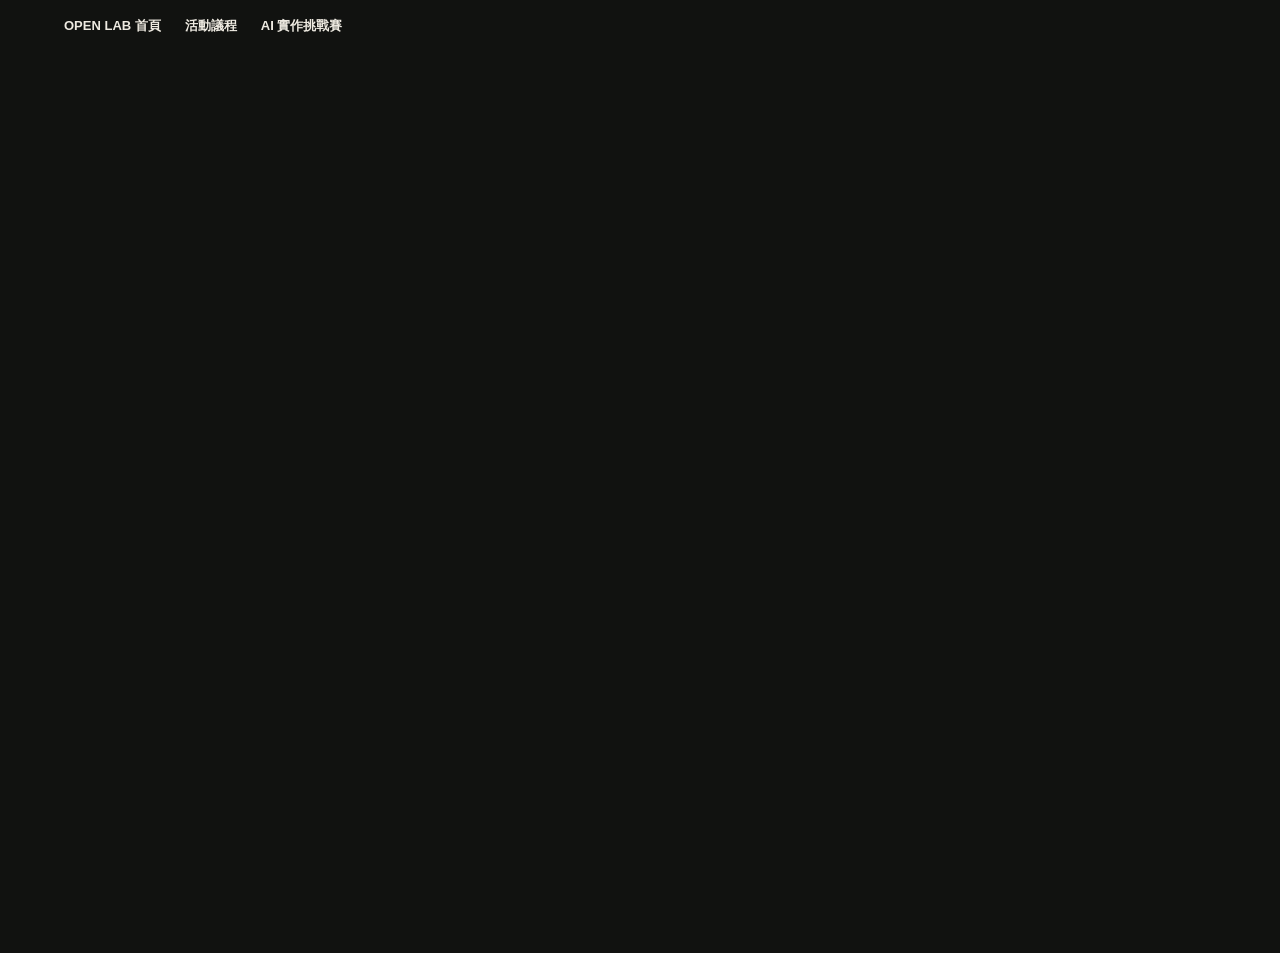
<file: challenge/index.html>
<!doctype html>
<html lang="zh-Hant"><head><meta charset="utf-8"><meta name="viewport" content="width=device-width,initial-scale=1"><title>OPEN LAB AI Build Challenge｜AI 實作挑戰賽</title><meta name="description" content="有沒有用，以後再說。一直想做，這次就做。OPEN LAB AI 實作挑戰賽，個人或團隊免費報名、作品形式不限。OPEN LAB 獎 NT$20,000＋AI 郵報報導，MixRoute 開發額度已兌換完畢，新增 300U Glows AI 特別獎與 30 名各 30U Glows AI Credit。"><link rel="canonical" href="https://openlab.aiposthub.com/challenge/"><link rel="icon" href="/favicon.svg"><style>html,body{margin:0;background:#111210;color:#eeeae1}iframe{border:0;display:block;width:100%;height:100vh;min-height:720px}.sr-only{position:absolute;width:1px;height:1px;padding:0;margin:-1px;overflow:hidden;clip:rect(0,0,0,0);white-space:nowrap;border:0}noscript{display:block;padding:32px;font:18px/1.8 system-ui}a{color:#d0f547}.public-site-nav{display:flex;flex-wrap:wrap;gap:12px 24px;padding:16px 5vw;background:#111210;color:#eeeae1;font:600 13px/1.6 Arial,sans-serif}.public-site-nav a{color:inherit;text-decoration:none}.public-site-nav a:hover,.public-site-nav a:focus-visible{color:#d0f547;text-decoration:underline}@media(max-width:540px){.public-site-nav{gap:10px 18px;font-size:12px;padding:14px 5vw}}</style><script src="/challenge/embed.js?v=20261026" defer></script><meta property="og:title" content="OPEN LAB AI Build Challenge｜AI 實作挑戰賽"><meta property="og:description" content="讓全世界看見你的想法。網站、App、Agent、工作流或任何 AI 實作，都歡迎參賽。"><meta property="og:type" content="website"><meta property="og:url" content="https://openlab.aiposthub.com/challenge/"><meta property="og:site_name" content="AI 郵報年會 OPEN LAB 2026"><meta property="og:locale" content="zh_TW"><meta property="og:image" content="https://openlab.aiposthub.com/assets/openlab-share-20261125.png"><meta property="og:image:secure_url" content="https://openlab.aiposthub.com/assets/openlab-share-20261125.png"><meta property="og:image:type" content="image/png"><meta property="og:image:width" content="1600"><meta property="og:image:height" content="900"><meta property="og:image:alt" content="AI 郵報年會 OPEN LAB 2026｜12/5 台北瓶蓋工廠｜主題分享、AI 體驗與社群交流"><meta name="twitter:card" content="summary_large_image"><meta name="twitter:title" content="OPEN LAB AI Build Challenge｜AI 實作挑戰賽"><meta name="twitter:description" content="讓全世界看見你的想法。網站、App、Agent、工作流或任何 AI 實作，都歡迎參賽。"><meta name="twitter:image" content="https://openlab.aiposthub.com/assets/openlab-share-20261125.png"><meta name="twitter:image:alt" content="AI 郵報年會 OPEN LAB 2026｜12/5 台北瓶蓋工廠｜主題分享、AI 體驗與社群交流"></head><body data-child-path="/"><nav class="public-site-nav" aria-label="官網導覽"><a href="/">OPEN LAB 首頁</a><a href="/agenda/">活動議程</a><a href="/challenge/">AI 實作挑戰賽</a></nav><h1 class="sr-only">OPEN LAB AI Build Challenge｜AI 實作挑戰賽</h1><iframe id="challenge-frame" title="AI 實作挑戰賽：活動資訊、競賽規章與報名投稿" allow="clipboard-write" referrerpolicy="strict-origin-when-cross-origin"></iframe><noscript><p>請啟用 JavaScript，或<a href="https://openlab-ai-build-challenge.davincwc.workers.dev/">開啟完整競賽專頁與報名表 ↗</a></p><a href="/">返回 OPEN LAB 官網</a></noscript></body></html>
</file>
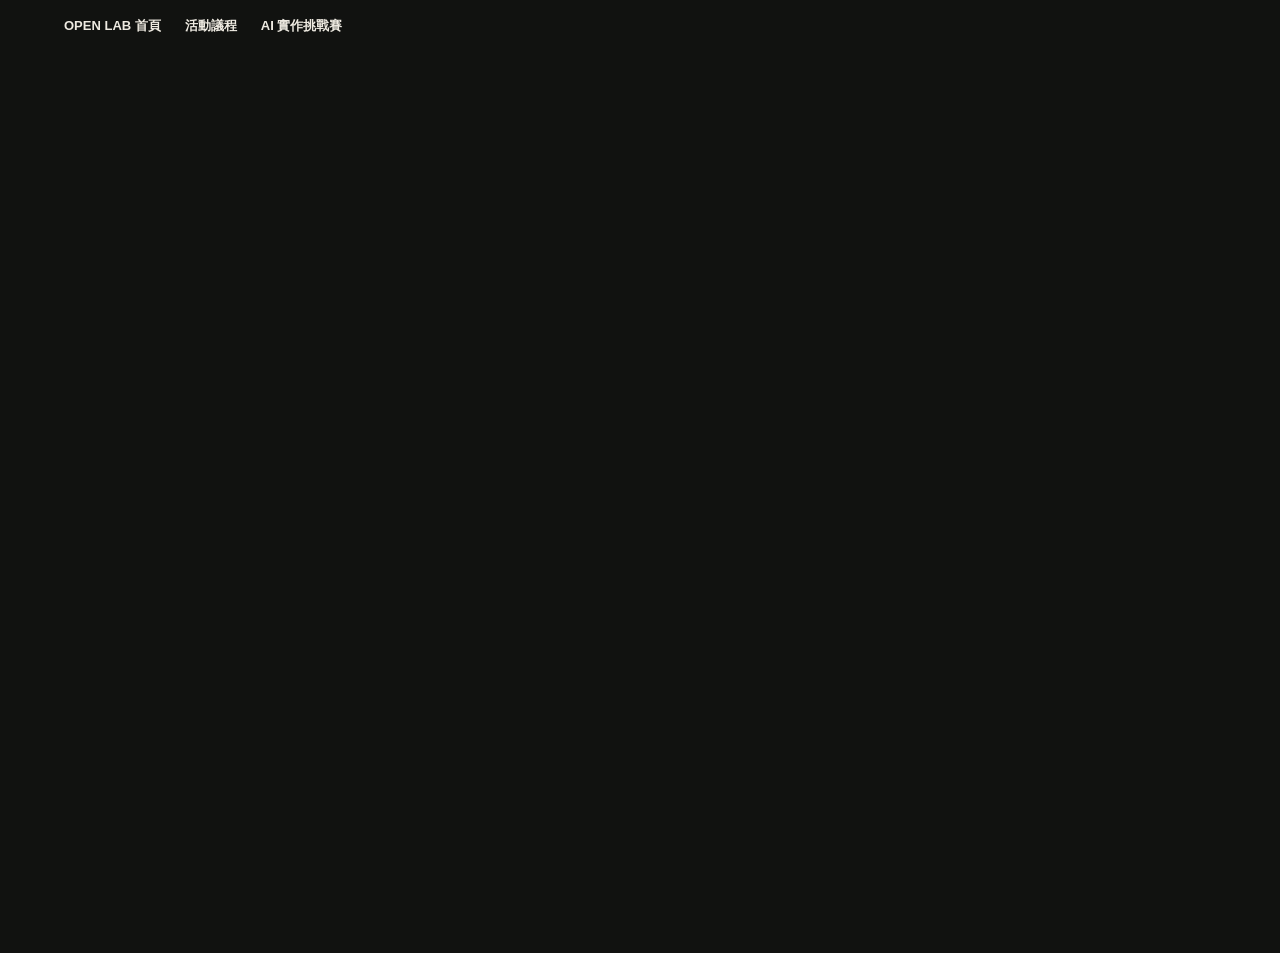
<file: challenge/rules/index.html>
<!doctype html>
<html lang="zh-Hant"><head><meta charset="utf-8"><meta name="viewport" content="width=device-width,initial-scale=1"><title>競賽規章｜OPEN LAB AI Build Challenge</title><meta name="description" content="有沒有用，以後再說。一直想做，這次就做。OPEN LAB AI 實作挑戰賽，個人或團隊免費報名、作品形式不限。OPEN LAB 獎 NT$20,000＋AI 郵報報導，MixRoute 開發額度已兌換完畢，新增 300U Glows AI 特別獎與 30 名各 30U Glows AI Credit。"><link rel="canonical" href="https://openlab.aiposthub.com/challenge/rules/"><link rel="icon" href="/favicon.svg"><style>html,body{margin:0;background:#111210;color:#eeeae1}iframe{border:0;display:block;width:100%;height:100vh;min-height:720px}.sr-only{position:absolute;width:1px;height:1px;padding:0;margin:-1px;overflow:hidden;clip:rect(0,0,0,0);white-space:nowrap;border:0}noscript{display:block;padding:32px;font:18px/1.8 system-ui}a{color:#d0f547}.public-site-nav{display:flex;flex-wrap:wrap;gap:12px 24px;padding:16px 5vw;background:#111210;color:#eeeae1;font:600 13px/1.6 Arial,sans-serif}.public-site-nav a{color:inherit;text-decoration:none}.public-site-nav a:hover,.public-site-nav a:focus-visible{color:#d0f547;text-decoration:underline}@media(max-width:540px){.public-site-nav{gap:10px 18px;font-size:12px;padding:14px 5vw}}</style><script src="/challenge/embed.js?v=20261026" defer></script><meta property="og:title" content="OPEN LAB AI Build Challenge｜AI 實作挑戰賽"><meta property="og:description" content="讓全世界看見你的想法。網站、App、Agent、工作流或任何 AI 實作，都歡迎參賽。"><meta property="og:type" content="website"><meta property="og:url" content="https://openlab.aiposthub.com/challenge/rules/"><meta property="og:site_name" content="AI 郵報年會 OPEN LAB 2026"><meta property="og:locale" content="zh_TW"><meta property="og:image" content="https://openlab.aiposthub.com/assets/openlab-share-20261125.png"><meta property="og:image:secure_url" content="https://openlab.aiposthub.com/assets/openlab-share-20261125.png"><meta property="og:image:type" content="image/png"><meta property="og:image:width" content="1600"><meta property="og:image:height" content="900"><meta property="og:image:alt" content="AI 郵報年會 OPEN LAB 2026｜12/5 台北瓶蓋工廠｜主題分享、AI 體驗與社群交流"><meta name="twitter:card" content="summary_large_image"><meta name="twitter:title" content="OPEN LAB AI Build Challenge｜AI 實作挑戰賽"><meta name="twitter:description" content="讓全世界看見你的想法。網站、App、Agent、工作流或任何 AI 實作，都歡迎參賽。"><meta name="twitter:image" content="https://openlab.aiposthub.com/assets/openlab-share-20261125.png"><meta name="twitter:image:alt" content="AI 郵報年會 OPEN LAB 2026｜12/5 台北瓶蓋工廠｜主題分享、AI 體驗與社群交流"></head><body data-child-path="/rules"><nav class="public-site-nav" aria-label="官網導覽"><a href="/">OPEN LAB 首頁</a><a href="/agenda/">活動議程</a><a href="/challenge/">AI 實作挑戰賽</a></nav><h1 class="sr-only">OPEN LAB AI 實作挑戰賽競賽規章</h1><iframe id="challenge-frame" title="AI 實作挑戰賽：活動資訊、競賽規章與報名投稿" allow="clipboard-write" referrerpolicy="strict-origin-when-cross-origin"></iframe><noscript><p>請啟用 JavaScript，或<a href="https://openlab-ai-build-challenge.davincwc.workers.dev/">開啟完整競賽專頁與報名表 ↗</a></p><a href="/">返回 OPEN LAB 官網</a></noscript></body></html>
</file>
<file: styles.css>
@import url('https://fonts.googleapis.com/css2?family=IBM+Plex+Mono:wght@400;500;600&family=Noto+Sans+TC:wght@400;500;600;700;800;900&display=swap');
:root{--ink:#111210;--paper:#eeeae1;--lime:#d0f547;--purple:#a076ff;--orange:#ff713f;--muted:#686b60;--line:#cccac0;--mono:'IBM Plex Mono',monospace;--pad:clamp(22px,6vw,96px)}
*{box-sizing:border-box}html{scroll-behavior:smooth;scroll-padding-top:86px}body{margin:0;background:var(--paper);color:var(--ink);font-family:'Noto Sans TC',system-ui,sans-serif;-webkit-font-smoothing:antialiased}a{color:inherit;text-decoration:none}button{font:inherit;cursor:pointer}a:focus-visible,button:focus-visible,summary:focus-visible{outline:3px solid var(--orange);outline-offset:5px}h1,h2,h3,p{margin:0}h2{font-size:clamp(36px,5vw,72px);line-height:1.2;font-weight:900;letter-spacing:-.065em}p{line-height:1.85}::selection{background:var(--purple);color:var(--ink)}.mono{font:500 11px var(--mono);letter-spacing:.06em}.dark{background:var(--ink);color:var(--paper)}.skip{position:absolute;top:-100px;left:20px;z-index:100;background:var(--lime);padding:15px}.skip:focus{top:12px}.header{height:76px;padding:0 var(--pad);display:flex;align-items:center;justify-content:space-between;gap:24px;background:#111210f5;color:var(--paper);border-bottom:1px solid #ffffff20;position:sticky;top:0;z-index:50;backdrop-filter:blur(16px)}.brand{font:700 20px var(--mono);display:flex;gap:16px;white-space:nowrap}.brand>span{font-size:12px;color:var(--lime);display:flex;gap:12px;align-items:center}.brand-dot{font-size:9px}.header nav{display:flex;gap:27px;font-size:12px}.header nav a{color:#c8cabe;transition:color .2s}.header nav a:hover{color:var(--lime)}.button{display:inline-flex;justify-content:space-between;align-items:center;gap:30px;background:var(--lime);color:var(--ink);padding:17px 22px;font-size:14px;font-weight:700;border:1px solid var(--lime);transition:background .2s,transform .2s}.button:hover{background:#e0ff72;transform:translateY(-3px)}.button span{font-size:22px}.button-small{padding:10px 17px;font-size:12px}.button-black{background:var(--ink);color:var(--lime);border-color:var(--ink)}.button-black:hover{background:#30352a}.text-link{font-size:13px;display:inline-flex;gap:16px;align-items:center;border-bottom:1px solid #858d77;padding:10px 0}.hero{padding:30px var(--pad) 0;position:relative;overflow:hidden}.hero-top{display:flex;justify-content:space-between;color:#a5aa99}.live-dot{display:inline-block;width:7px;height:7px;background:var(--lime);border-radius:100%;margin-right:7px;box-shadow:0 0 14px #d0f54755}.hero-grid{display:grid;grid-template-columns:1fr 1fr;gap:20px;padding:55px 0 52px}.hero-copy{z-index:2}.hero-kicker{font-size:12px;color:#b1b6a5;margin-bottom:20px}.hero h1{font-family:Impact,'Arial Black',sans-serif;font-size:clamp(90px,12.5vw,194px);font-weight:900;line-height:.83;letter-spacing:-.045em;display:flex;flex-direction:column;color:var(--lime);width:max-content}.lab-line{display:flex;align-items:center;gap:12px}.hero h1 sup{font:600 clamp(15px,2vw,30px) var(--mono);writing-mode:vertical-rl;align-self:flex-end;padding-bottom:6px;letter-spacing:.04em}.hero h1 svg{width:clamp(55px,8vw,110px);height:clamp(55px,8vw,110px);margin-left:12px;stroke:var(--orange);stroke-width:13}.hero h2{font-size:clamp(27px,3.1vw,46px);margin-top:30px;letter-spacing:-.04em;line-height:1.35}.hero-description{font-size:13px;color:#b7bcab;margin-top:18px}.hero-actions{display:flex;gap:25px;align-items:center;margin-top:27px;flex-wrap:wrap}.hero-fine{font-size:10px;color:#89917c;margin-top:13px}.hero-art{position:relative;min-width:0;align-self:stretch;margin:-12px -25px 0 0;perspective:800px}.art-grid{position:absolute;inset:0;background-image:linear-gradient(#ffffff09 1px,transparent 1px),linear-gradient(90deg,#ffffff09 1px,transparent 1px);background-size:44px 44px;mask-image:radial-gradient(ellipse,black,transparent 70%)}.art-caption{position:absolute;top:40px;right:10px;color:#828a76;writing-mode:vertical-rl}.orbit{position:absolute;width:120%;max-width:730px;top:0;left:-5%;height:100%;max-height:620px}.orbital{transform-origin:305px 300px;animation:float 9s ease-in-out infinite}.hero-art:after{content:'';position:absolute;width:70%;height:35%;border-radius:100%;background:#d0f54710;filter:blur(50px);left:20%;top:15%;pointer-events:none}.art-sticker{position:absolute;right:25px;bottom:80px;background:var(--paper);padding:20px 24px;color:var(--ink);transform:rotate(7deg);border:1px solid var(--ink);box-shadow:8px 8px 0 var(--purple);z-index:1}.art-sticker strong{display:block;font-size:27px;line-height:1.3;letter-spacing:-.05em;margin:14px 0}.art-sticker>span:last-child{font:8px var(--mono)}.art-bottom{position:absolute;bottom:10px;left:10px;right:5px;display:flex;justify-content:space-between;color:#7b856b;font-size:8px}.hero-footer{border-top:1px solid #ffffff27;display:grid;grid-template-columns:1fr 1.3fr 1.5fr auto;padding:27px 0 30px;gap:30px;align-items:center}.hero-footer>div{display:flex;flex-direction:column;gap:10px}.hero-footer .mono{color:#8f977f;font-size:9px}.hero-footer strong{font-size:24px;font-family:var(--mono);font-weight:500}.hero-footer small{font-size:11px;color:#a3ab96;font-family:'Noto Sans TC',sans-serif}.round-link{width:44px;height:44px;border:1px solid #5e684b;display:grid;place-items:center;border-radius:100%;font-size:22px;color:var(--lime)}.ticker{background:var(--lime);overflow:hidden;border-bottom:1px solid var(--ink);padding:19px 0}.ticker>div{font:700 clamp(20px,3vw,40px) var(--mono);white-space:nowrap;letter-spacing:-.03em;animation:marquee 35s linear infinite;width:max-content}.ticker span{margin:0 40px}.section{padding:80px var(--pad)}.section-top{display:flex;justify-content:space-between;color:var(--muted);gap:20px;padding-bottom:22px;border-bottom:1px solid var(--line)}.dark .section-top{color:#98a08b;border-color:#3e4633}.heading-row{display:flex;justify-content:space-between;align-items:flex-end;gap:30px;margin:40px 0}.heading-row>p{font-size:13px;color:var(--muted)}.dark .heading-row>p{color:#a7ae9b}.updates-list{border-top:1px solid var(--line)}.update{display:grid;grid-template-columns:125px 1fr 40px;gap:30px;padding:25px 0;border-bottom:1px solid var(--line);transition:padding .2s}.update:hover{padding-left:10px}.update .mono{color:#7950b0;align-self:start;margin-top:6px}.update h3{font-size:18px;font-weight:700;letter-spacing:-.02em}.update p{font-size:12px;color:var(--muted);margin-top:7px}.update-arrow{font-size:28px;align-self:center}.play{padding-top:25px}.filters{display:flex;flex-wrap:wrap;gap:8px;margin-bottom:24px}.filters button{border:1px solid var(--line);border-radius:50px;padding:11px 20px;background:transparent;font-size:12px;transition:background .2s,color .2s}.filters button.active{background:var(--ink);color:var(--paper);border-color:var(--ink)}.filters button:hover:not(.active){background:#d6d3c9}.filters span{font:10px var(--mono);margin-left:8px;color:var(--lime)}.program-grid{display:grid;grid-template-columns:repeat(3,minmax(0,1fr));border-top:1px solid var(--ink);border-left:1px solid var(--ink)}.program-card{position:relative;min-height:315px;padding:28px;border-right:1px solid var(--ink);border-bottom:1px solid var(--ink);display:flex;flex-direction:column;transition:background .2s}.program-card:hover{background:var(--lime)}.program-card[hidden]{display:none}.card-top{display:flex;justify-content:space-between;font:10px var(--mono);color:var(--muted)}.card-symbol{font-family:Arial,sans-serif;font-size:48px;line-height:1;color:#7d53b4;align-self:flex-end;margin:17px 0}.program-card h3{font:600 16px var(--mono);margin:10px 0}.program-title{font-size:16px;font-weight:700;letter-spacing:-.025em}.program-card>p:last-child{font-size:12px;margin-top:12px;color:var(--muted)}.fine-print{font-size:10px;line-height:1.9;color:var(--muted);margin-top:22px}.dark .fine-print{color:#97a089}.concept{display:grid;grid-template-columns:1.1fr 1fr;gap:0}.concept-photo{position:relative;min-height:580px;background:#2d3025}.concept-photo img{width:100%;height:100%;position:absolute;object-fit:cover;object-position:55% 50%;filter:saturate(.55)}.concept-photo:after{content:'';position:absolute;inset:0;background:linear-gradient(0deg,#111210aa,transparent 50%)}.photo-label{position:absolute;left:25px;bottom:24px;background:var(--lime);color:var(--ink);padding:8px 11px;z-index:1;font-size:8px}.concept-copy{padding:65px 55px}.concept-copy>.mono{color:var(--lime);font-size:9px}.concept h2{font-size:clamp(30px,3.3vw,49px);margin:30px 0}.concept-copy>p{color:#aeb6a0;font-size:12px}.name-tag{background:var(--paper);color:var(--ink);padding:17px 20px;transform:rotate(-3deg);max-width:320px;margin:35px 0 30px;border-top:9px solid var(--purple);box-shadow:6px 6px 0 #d0f547}.name-tag>span{font:8px var(--mono)}.name-tag strong{display:block;font-size:32px;margin:18px 0}.name-tag>div{display:flex;gap:6px;flex-wrap:wrap}.name-tag>div span{border:1px solid var(--line);font-size:9px;padding:4px 7px}.challenges{padding-top:75px}.challenge-grid{display:grid;grid-template-columns:1fr 1fr;gap:22px}.challenge-card{position:relative;padding:40px;overflow:hidden;color:var(--ink);background:var(--lime)}.challenge-card:nth-child(2){background:var(--purple)}.challenge-card>.mono{font-size:10px}.challenge-card h3{font-size:clamp(30px,3.5vw,50px);line-height:1.3;letter-spacing:-.055em;margin:32px 0 22px;white-space:pre-line}.challenge-card>p{font-size:13px;max-width:360px}.challenge-card ul{padding:22px 0;margin:24px 0 0;list-style:none;border-top:1px solid #11121055}.challenge-card li{font-size:12px;padding:5px 0}.challenge-card li:before{content:'↳';margin-right:12px}.challenge-card .fine-print{color:#3d452e;font-size:9px;margin-top:0}.challenge-status{display:flex;justify-content:space-between;align-items:center;border-top:1px solid #11121055;margin-top:22px;padding-top:18px;font-size:11px}.challenge-status span:first-child{display:inline-flex;align-items:center;gap:8px}.challenge-status i{width:6px;height:6px;background:var(--ink);border-radius:100%}.challenge-icon{position:absolute;right:22px;top:60px;font:80px var(--mono);opacity:.12}.survey{background:var(--lime);display:grid;grid-template-columns:1fr 1fr;gap:40px;min-height:570px}.survey h2{margin:30px 0;font-size:clamp(40px,5vw,75px)}.survey-main>p{font-size:14px;margin-top:16px}.pill{display:inline-block;border:1px solid var(--ink);padding:8px 13px;border-radius:50px;font-size:11px;margin-top:25px}.confessions{position:relative;min-height:400px}.note{position:absolute;background:var(--paper);padding:30px;box-shadow:8px 8px 0 #1112101a;width:270px}.note strong{display:block;font-size:24px;line-height:1.55;margin:20px 0}.note small{font-size:9px;color:var(--muted)}.note-one{transform:rotate(-8deg);top:15px;left:0}.note-two{background:var(--purple);transform:rotate(8deg);top:155px;left:155px}.note-two small{color:#392059}.note-star{position:absolute;width:95px;right:0;top:0;stroke:var(--ink);stroke-width:9}.partner-grid{display:grid;grid-template-columns:repeat(3,minmax(0,1fr));gap:18px}.partner-card{padding:30px;border:1px solid var(--line);min-height:195px;display:flex;flex-direction:column;justify-content:center}.partner-name{font:700 29px var(--mono);letter-spacing:-.06em}.partner-card img{max-width:180px;max-height:65px;object-fit:contain;margin-bottom:15px}.partner-role{font-size:10px;color:#7950b0;margin:14px 0 6px}.partner-card p:last-child{font-size:11px;color:var(--muted)}.partner-pending{border:1px dashed #aaa99d;display:flex;flex-direction:column;justify-content:center;align-items:center;min-height:195px;gap:15px;color:var(--muted)}.partner-pending strong{font-size:26px;letter-spacing:-.03em}.partner-pending .mono{font-size:9px}.speakers-header{display:flex;justify-content:space-between;gap:20px;align-items:center;margin:45px 0 22px;border-top:1px solid var(--line);padding-top:30px}.speakers-header h3{font-size:19px}.speakers-header .mono{font-size:9px;color:var(--muted)}.speaker-grid{display:grid;grid-template-columns:repeat(3,1fr);gap:18px}.speaker-pending{grid-column:1/-1;display:flex;align-items:center;justify-content:space-between;gap:25px;background:#e2ded4;padding:25px 30px}.speaker-pending strong{font-size:17px}.speaker-pending p{font-size:12px;color:var(--muted);margin-top:8px}.speaker-pending>span{font:40px var(--mono);color:#7950b0}.speaker-card img{width:100%;aspect-ratio:1;object-fit:cover;filter:grayscale(1)}.speaker-card h4{font-size:20px;margin:15px 0 5px}.speaker-card p{font-size:12px;color:var(--muted)}.partner-invite{display:flex;gap:24px;justify-content:space-between;align-items:center;padding:25px 0 0;font-size:12px}.partner-invite a{border-bottom:1px solid var(--ink);padding-bottom:5px;white-space:nowrap}.partner-invite a:last-child{font-size:10px;color:var(--muted)}.info-grid{display:grid;grid-template-columns:1fr 1fr;gap:9vw;margin-top:45px}.venue{margin-top:40px;padding-top:25px;border-top:1px solid #465039}.venue>.mono{color:var(--lime)}.venue h3{font-size:30px;margin:14px 0}.venue p{font-size:12px;color:#aab39c}.venue .text-link{margin-top:10px;color:var(--lime);font-size:11px}.schedule article{padding:25px 0;border-bottom:1px solid #465039;display:grid;grid-template-columns:100px 1fr;gap:20px}.schedule article:first-child{border-top:1px solid #465039}.schedule time{font:500 24px var(--mono);color:var(--lime)}.schedule h3{font-size:17px;margin-bottom:10px}.schedule p{font-size:12px;color:#aab39c}.tickets{background:var(--purple)}.tickets .section-top{border-color:#11121055;color:#392653}.tickets-grid{display:grid;grid-template-columns:1fr .85fr;gap:10vw;margin-top:45px;align-items:center}.tickets h2{font-size:clamp(34px,4.5vw,66px)}.tickets-grid>div>p{font-size:13px;margin-top:25px}.ticket-benefits{list-style:none;margin:30px 0;padding:0}.ticket-benefits li{border-bottom:1px solid #11121033;padding:13px 0;font-size:13px}.ticket-benefits li:before{content:'↗';margin-right:16px}.tickets-grid>div>.fine-print{font-size:10px;color:#382a4a}.ticket-pass{background:var(--paper);padding:28px;transform:rotate(2deg);box-shadow:12px 12px 0 #111210;border:1px solid var(--ink)}.pass-top{display:flex;justify-content:space-between;gap:10px}.pass-top .mono{font-size:10px}.pass-price{display:flex;align-items:baseline;gap:12px;margin-top:25px}.pass-price>span{font:500 18px var(--mono)}.pass-price strong{font:600 clamp(70px,8vw,112px) var(--mono);line-height:1;letter-spacing:-.085em}.pass-price svg{width:50px;margin-left:auto;stroke:var(--ink);stroke-width:10}.ticket-pass>.price-next{font-size:10px;margin-top:12px}.pass-perforation{position:relative;border-top:2px dashed #aaa797;margin:26px -28px}.pass-perforation:before,.pass-perforation:after{content:'';position:absolute;background:var(--purple);width:22px;height:22px;border-radius:100%;top:-12px;border:1px solid var(--ink)}.pass-perforation:before{left:-12px}.pass-perforation:after{right:-12px}.pass-meta{display:flex;justify-content:space-between;gap:12px;margin-bottom:26px}.pass-meta span{display:block;font:8px var(--mono);color:var(--muted);margin-bottom:7px}.pass-meta strong{font:500 12px var(--mono)}.ticket-pass .button{width:100%}.ticket-pass>.booking-note{font-size:9px;text-align:center;margin:12px 0}.barcode{height:27px;width:60%;margin:20px auto 0;background:repeating-linear-gradient(90deg,#111210 0 2px,transparent 2px 5px,#111210 5px 6px,transparent 6px 9px,#111210 9px 13px,transparent 13px 16px);opacity:.7}.faq-grid{display:grid;grid-template-columns:.7fr 1fr;gap:9vw;margin-top:40px}.faq h2{font-size:clamp(35px,4vw,55px);margin-bottom:25px}.faq-grid>div>a{font:11px var(--mono);color:var(--muted)}details{border-bottom:1px solid var(--line)}details:first-child{border-top:1px solid var(--line)}summary{cursor:pointer;list-style:none;display:flex;justify-content:space-between;align-items:center;padding:22px 0;font-size:13px;font-weight:600;gap:20px}summary::-webkit-details-marker{display:none}summary:after{content:'+';font:22px var(--mono);font-weight:400;color:#7950b0}details[open] summary:after{content:'−'}details>p{font-size:12px;color:var(--muted);padding:0 25px 22px 0}.footer{padding:55px var(--pad) 25px;display:grid;grid-template-columns:1fr 1fr;gap:25px}.footer-logo{font:700 42px/1.05 var(--mono);letter-spacing:-.06em;color:var(--lime)}.footer-logo span{color:var(--orange)}.footer>div>p{font:11px var(--mono);color:#a0aa8c;margin-top:20px}.footer-links{display:grid;grid-template-columns:1fr 1fr;gap:20px;align-content:start;font:11px var(--mono)}.footer-links a{padding-bottom:13px;border-bottom:1px solid #3b4530}.footer-bottom{grid-column:1/-1;border-top:1px solid #3b4530;margin-top:25px;padding-top:20px;font-size:9px;color:#8d987b;display:flex;justify-content:space-between;gap:20px}.mobile-booking{display:none}.noscript{padding:25px}.reveal-ready{opacity:0;transform:translateY(22px);transition:opacity .6s,transform .6s}.reveal-ready.visible{opacity:1;transform:none}@keyframes float{0%,100%{transform:translateY(0) rotate(-3deg)}50%{transform:translateY(-16px) rotate(3deg)}}@keyframes marquee{to{transform:translateX(-50%)}}
@media(min-width:1600px){body{font-size:17px}.hero{padding-top:38px}.hero-grid{padding-top:60px}.hero-art{min-height:610px}}
@media(max-width:1100px){.header nav{gap:16px}.brand{font-size:17px}.brand>span{font-size:10px}.concept-copy{padding:40px 30px}.note{width:230px;padding:25px}.note-two{left:95px;top:185px}.note strong{font-size:21px}.art-sticker{right:10px;bottom:100px;padding:16px}.hero-actions{gap:15px}.hero-actions .button{font-size:12px}.program-card{padding:22px}.tickets-grid{gap:6vw}.partner-invite{flex-wrap:wrap}}
@media(max-width:800px){.header{height:65px}.header nav{display:none}.hero-grid{grid-template-columns:1fr 1fr;padding-top:40px}.hero h1{font-size:clamp(90px,14vw,130px)}.hero h2{font-size:28px}.hero-description br{display:none}.hero-actions>.text-link{display:none}.hero-art{margin-right:0}.orbit{width:150%;left:-35%;top:15px;height:80%}.art-sticker{right:0;bottom:70px;padding:15px;box-shadow:5px 5px 0 var(--purple)}.art-sticker strong{font-size:23px}.art-caption{display:none}.art-bottom{display:none}.hero-footer strong{font-size:18px}.hero-footer{gap:15px;grid-template-columns:1fr 1.25fr 1.3fr}.round-link{display:none}.hero-footer small{font-size:9px}.section{padding:60px var(--pad)}.play{padding-top:15px}.program-grid{grid-template-columns:repeat(2,1fr)}.concept{grid-template-columns:1fr}.concept-photo{min-height:380px}.concept-copy{padding:45px var(--pad)}.concept-copy h2 br:last-of-type{display:none}.challenge-card{padding:28px}.challenge-card h3{font-size:31px}.survey{grid-template-columns:1fr;gap:25px}.confessions{max-width:470px;min-height:440px;width:100%;justify-self:center}.note{width:265px}.note-two{left:160px;top:160px}.note-star{right:0}.partner-grid{grid-template-columns:repeat(2,1fr)}.speaker-grid{grid-template-columns:repeat(2,1fr)}.info-grid{gap:40px}.schedule article{grid-template-columns:1fr;gap:12px}.tickets-grid{gap:30px}.pass-price strong{font-size:76px}.ticket-pass{padding:23px}.pass-perforation{margin:26px -23px}.pass-meta{flex-wrap:wrap}.faq-grid{gap:40px}.footer-logo{font-size:32px}.speakers-header .mono{display:none}}
@media(max-width:540px){html{scroll-padding-top:75px}.header{padding:0 20px;gap:12px}.brand{font-size:16px;gap:10px}.brand>span{font-size:9px;gap:7px}.header .button{font-size:10px;padding:8px 11px;gap:10px}.header .button span{font-size:18px}.hero{padding-top:22px}.hero-top{font-size:8px}.hero-top>span:last-child{display:none}.hero-grid{grid-template-columns:1fr;padding:27px 0 18px;gap:0}.hero-kicker{font-size:11px;margin-bottom:17px}.hero h1{font-size:26vw}.hero h1 sup{font-size:20px}.hero h1 svg{width:18vw;height:18vw}.hero h2{font-size:32px;line-height:1.3;margin-top:25px}.hero h2 br{display:none}.hero-description{font-size:12px;max-width:310px}.hero-actions{margin-top:22px}.hero-actions .button{width:100%;font-size:13px}.hero-fine{font-size:9px}.hero-art{min-height:280px;margin-top:0}.orbit{left:-5%;top:-65px;width:95%;height:370px;max-height:none}.art-sticker{right:0;bottom:30px;padding:13px 17px;transform:rotate(6deg)}.art-sticker strong{font-size:20px;margin:10px 0}.art-sticker>.mono{font-size:8px}.art-sticker>span:last-child{font-size:6px}.hero-footer{padding:20px 0 25px;grid-template-columns:1fr 1.3fr;gap:22px}.hero-footer>div:last-of-type{grid-column:1/-1;flex-direction:row;align-items:center;gap:15px}.hero-footer strong{font-size:19px}.hero-footer .mono{font-size:8px}.ticker{padding:15px 0}.ticker>div{font-size:20px}.ticker span{margin:0 22px}.section{padding:48px var(--pad)}.section-top{font-size:8px;padding-bottom:16px}.section-top>span:last-child{font-size:8px;max-width:130px;text-align:right}.heading-row{display:block;margin:29px 0}.heading-row h2{font-size:38px}.heading-row>p{font-size:12px;margin-top:20px}.update{grid-template-columns:1fr 20px;gap:8px;padding:20px 0}.update>.mono{grid-column:1/-1;font-size:9px}.update h3{font-size:16px}.update p{font-size:11px}.update-arrow{font-size:22px}.play{padding-top:10px}.filters{gap:6px}.filters button{padding:9px 13px;font-size:10px}.program-grid{grid-template-columns:1fr}.program-card{min-height:245px;padding:24px}.card-symbol{position:absolute;right:25px;top:50px;font-size:42px;margin:0}.program-card h3{margin-top:37px;font-size:18px}.program-title{font-size:17px}.program-card>p:last-child{font-size:12px;max-width:270px}.concept-photo{min-height:300px}.concept-copy h2{font-size:33px}.concept-copy h2 br:last-of-type{display:block}.challenge-grid{grid-template-columns:1fr}.challenge-card{padding:28px}.challenge-card h3{font-size:37px}.challenge-card>p{font-size:12px}.challenge-card ul{margin-top:20px}.survey h2{font-size:44px}.survey-main>.mono{font-size:8px}.survey-main>p{font-size:12px}.confessions{min-height:390px;margin-top:15px}.note{width:220px;padding:23px}.note strong{font-size:20px}.note-one{left:0}.note-two{left:auto;right:0;top:155px}.note-star{width:65px;top:0}.partner-grid{grid-template-columns:1fr}.partner-card,.partner-pending{min-height:170px}.speakers-header{margin-top:35px}.speaker-pending{padding:22px}.speaker-pending strong{font-size:15px}.speaker-pending p{font-size:11px}.speaker-pending>span{font-size:25px}.partner-invite{gap:17px;justify-content:flex-start}.partner-invite p{width:100%;font-size:11px}.info-grid{grid-template-columns:1fr;margin-top:30px;gap:30px}.information h2{font-size:40px}.venue{margin-top:28px}.schedule article{grid-template-columns:80px 1fr;gap:18px;padding:22px 0}.schedule time{font-size:21px}.schedule h3{font-size:15px}.schedule p{font-size:11px}.tickets-grid{grid-template-columns:1fr;margin-top:30px;gap:35px}.tickets h2{font-size:35px}.ticket-pass{max-width:400px;transform:rotate(1deg);margin:0 10px 0 0}.pass-price strong{font-size:95px}.ticket-benefits{margin-top:20px}.tickets-grid>div>.fine-print{max-width:350px}.faq-grid{grid-template-columns:1fr;gap:28px;margin-top:30px}.faq h2{font-size:35px}.faq h2 br{display:none}.faq summary{font-size:12px;padding:20px 0}.footer{padding-bottom:100px;grid-template-columns:1fr;gap:35px}.footer-links{font-size:10px}.footer-bottom{display:block;font-size:8px;line-height:2}.footer-bottom span{display:block;margin-top:8px}.mobile-booking{position:fixed;bottom:0;left:0;right:0;z-index:40;display:flex;align-items:center;justify-content:space-between;gap:15px;padding:11px 20px calc(11px + env(safe-area-inset-bottom));background:#111210f5;color:var(--paper);border-top:1px solid #667449;backdrop-filter:blur(15px)}.mobile-booking>div{display:flex;flex-direction:column;gap:4px}.mobile-booking span{font-size:8px;color:#b8c39f}.mobile-booking strong{font-size:12px}.mobile-booking .button{gap:15px}}
@media(prefers-reduced-motion:reduce){html{scroll-behavior:auto}*,*:before,*:after{animation:none!important;transition:none!important}.reveal-ready{opacity:1;transform:none}}

/* AI Playground: event experience */
.playground-section{scroll-margin-top:70px}.pg-intro-grid{display:grid;grid-template-columns:1.2fr 1fr;gap:5vw;align-items:center}.pg-intro-grid img{display:block;width:100%;height:auto}.pg-intro-grid figcaption{font-size:11px;line-height:1.7;color:#a8ab9e;margin-top:10px}.pg-intro-copy>.mono{color:var(--lime)}.pg-intro-copy h3,.pg-desks h3,.pg-journey h3{font-size:clamp(24px,2.4vw,36px);line-height:1.4;margin:18px 0}.pg-intro-copy p,.pg-desks>p{font-size:16px;line-height:1.9;color:#b8baaf;margin-bottom:20px}.pg-desks{margin-top:70px;scroll-margin-top:90px}.pg-desks dl{margin:30px 0 0}.pg-desks dl>div{display:grid;grid-template-columns:1fr 2fr;gap:30px;border-top:1px solid #ffffff30;padding:24px 0}.pg-desks dt{font-size:21px;font-weight:700}.pg-desks dt span{font:12px var(--mono);color:var(--lime);margin-right:25px}.pg-desks dd{margin:0;font-size:16px;line-height:1.8;color:#b8baaf}.pg-journey{margin-top:55px}.pg-journey ol{display:grid;grid-template-columns:repeat(4,1fr);gap:24px;list-style:none;padding:0;margin:30px 0}.pg-journey li{border-top:2px solid var(--lime);padding-top:20px}.pg-journey b{font-size:18px;display:block}.pg-journey span{display:block;color:#b8baaf;line-height:1.8;font-size:14px;margin-top:12px}.pg-takehome{font-size:17px;line-height:1.9;max-width:850px;margin:36px 0 20px}.pg-actions{display:flex;align-items:center;flex-wrap:wrap;gap:28px;margin-top:32px}.program-card .text-link{display:inline-block;margin-top:24px;font-size:14px}@media(max-width:800px){.pg-intro-grid{grid-template-columns:1fr;gap:32px}.pg-desks dl>div{grid-template-columns:1fr;gap:12px}.pg-journey ol{grid-template-columns:1fr 1fr}.pg-intro-copy p,.pg-desks dd{font-size:15px}}@media(max-width:450px){.pg-journey ol{grid-template-columns:1fr}.pg-actions{align-items:flex-start;flex-direction:column}}

.partner-website{display:block;margin-top:20px;font-size:12px;color:var(--muted)}

/* Compact brand roster */
:is(#partner-grid,#community-partner-grid){display:grid;grid-template-columns:repeat(4,minmax(0,1fr));gap:0;border-top:1px solid var(--line);border-bottom:1px solid var(--line)}
:is(#partner-grid,#community-partner-grid) .partner-card{display:flex;align-items:center;justify-content:center;min-height:145px;padding:28px 16px;border:0;background:transparent;text-decoration:none;transition:color .2s}
:is(#partner-grid,#community-partner-grid) a.partner-card:hover{background:transparent;color:#7652ac}
:is(#partner-grid,#community-partner-grid) .partner-name{font-family:"Noto Sans TC",system-ui,sans-serif;font-size:clamp(22px,2.5vw,34px);font-weight:700;letter-spacing:-.035em;line-height:1.3}
:is(#partner-grid,#community-partner-grid) .partner-pending{grid-column:1/-1;display:flex;align-items:center;justify-content:center;min-height:0;padding:20px 0;border:0;border-top:1px solid var(--line);background:transparent}
:is(#partner-grid,#community-partner-grid) .partner-pending strong{font-size:12px;font-weight:400;color:var(--muted)}
:is(#partner-grid,#community-partner-grid) .partner-pending .mono{display:none}
@media(max-width:700px){:is(#partner-grid,#community-partner-grid){grid-template-columns:repeat(2,minmax(0,1fr))}:is(#partner-grid,#community-partner-grid) .partner-card{min-height:105px;padding:20px 12px}:is(#partner-grid,#community-partner-grid) .partner-name{font-size:25px}}

:is(#partner-grid,#community-partner-grid) .partner-card img{display:block;width:180px;max-width:100%;height:46px;max-height:none;object-fit:contain;margin:0;filter:none;opacity:1}
@media(max-width:700px){:is(#partner-grid,#community-partner-grid) .partner-card img{width:145px;height:38px}}

.ticket-phases{margin:26px 0 14px}.ticket-phases p{display:flex;justify-content:space-between;gap:16px;padding:13px 0;border-bottom:1px solid #11121030;font-size:14px;line-height:1.6}.ticket-phases span{font-size:12px;color:var(--muted)}@media(max-width:450px){.ticket-phases p{flex-direction:column;gap:3px}}

.partnership-request{scroll-margin-top:80px;background:var(--paper)}.request-grid{display:grid;grid-template-columns:1fr 1fr;gap:7vw;margin-top:40px}.request-grid h2{font-size:clamp(32px,4vw,54px);line-height:1.3;margin-bottom:20px}.request-grid>div>p{font-size:15px;line-height:1.9;color:var(--muted)}#partnership-form>label{display:block;font-size:14px;font-weight:700;margin-bottom:22px}#partnership-form label>span{font-size:11px;font-weight:400;color:var(--muted);margin-left:10px}#partnership-form input:not([type=hidden]),#partnership-form textarea{display:block;width:100%;margin-top:9px;padding:13px 14px;font:inherit;font-weight:400;color:var(--black);background:#fff9;border:1px solid #11121040;border-radius:0}#partnership-form input:focus,#partnership-form textarea:focus{outline:2px solid #7652ac;outline-offset:2px}#partnership-form .button{margin-top:24px}#partnership-form .button:disabled{opacity:.6;cursor:wait}.request-honey{position:absolute;left:-10000px;width:1px;height:1px;overflow:hidden}.request-status{font-size:14px;line-height:1.8;margin-top:18px;min-height:25px}.request-status[data-error=true]{color:#9b3218}@media(max-width:700px){.request-grid{grid-template-columns:1fr;gap:28px}.request-grid>div>p{font-size:13px}}

/* Section partner credits */
.section-support{display:flex;align-items:center;flex-wrap:wrap;gap:12px 22px;margin:0 0 32px;padding:18px 0;border-top:1px solid currentColor;border-bottom:1px solid currentColor}
.section-support>.mono{font-size:11px;letter-spacing:.12em;opacity:.65}
.section-support strong{font-size:clamp(18px,2vw,24px);line-height:1.4}
.section-support strong span{font-weight:400}
.program-card .program-support{font-size:12px;line-height:1.5;font-weight:600;margin-top:18px}
.night-support{margin:26px 0}
.night-support>.mono{font-size:11px;letter-spacing:.08em}
.night-support .section-support{margin-bottom:0}

/* Keep the partners heading quieter than the main program sections. */
.people .heading-row{align-items:center;gap:24px;margin-bottom:28px}
.people .heading-row h2{font-size:clamp(24px,2.5vw,34px);font-weight:700;line-height:1.5;letter-spacing:-.025em;text-wrap:balance}

/* Compact partner logos, balanced by each brand's proportions. */
:is(#partner-grid,#community-partner-grid){grid-template-columns:repeat(5,minmax(0,1fr));gap:12px;padding:20px 0;border-bottom:0}
:is(#partner-grid,#community-partner-grid) .partner-card{min-width:0;min-height:82px;padding:16px 12px}
:is(#partner-grid,#community-partner-grid) .partner-card img{width:112px;height:36px;max-width:100%;object-fit:contain}
:is(#partner-grid,#community-partner-grid) img[alt="Red Bull"]{width:80px;height:44px}
:is(#partner-grid,#community-partner-grid) img[alt="SOKER"]{width:96px;height:54px}
:is(#partner-grid,#community-partner-grid) .partner-pending{padding:14px 0;border-top:0;justify-content:flex-start}
@media(max-width:800px){:is(#partner-grid,#community-partner-grid){grid-template-columns:repeat(3,minmax(0,1fr));gap:8px}:is(#partner-grid,#community-partner-grid) .partner-card{min-height:76px;padding:12px 8px}:is(#partner-grid,#community-partner-grid) .partner-card img{width:100px;height:32px}:is(#partner-grid,#community-partner-grid) img[alt="Red Bull"]{width:72px;height:40px}:is(#partner-grid,#community-partner-grid) img[alt="SOKER"]{width:86px;height:48px}}

:is(#partner-grid,#community-partner-grid) img[alt="SOKER"]{mix-blend-mode:multiply}

/* Community wordmarks retain their original artwork and proportions. */
:is(#partner-grid,#community-partner-grid) img[alt="Lovable Community"]{width:148px;height:72px;mix-blend-mode:multiply}
:is(#partner-grid,#community-partner-grid) img[alt="The AI Collective"]{width:120px;height:58px}
@media(max-width:800px){:is(#partner-grid,#community-partner-grid) img[alt="Lovable Community"]{width:132px;height:64px}:is(#partner-grid,#community-partner-grid) img[alt="The AI Collective"]{width:108px;height:52px}}

/* OPEN LAB AI Build Challenge / early-bird countdown */
.announcement-bar{display:flex;justify-content:center;align-items:center;gap:24px;background:var(--lime);color:var(--ink);padding:12px var(--pad);font-size:12px;line-height:1.5}.announcement-bar>div{display:flex;flex-wrap:wrap;align-items:center;justify-content:center;gap:12px}.announcement-bar strong{font-weight:800}.announcement-bar #announcement-deadline{font-size:10px}.announcement-bar>.announcement-cta{white-space:nowrap;border-bottom:1px solid;font-weight:700}.mobile-challenge-link{display:none}.challenge-overview{display:grid;grid-template-columns:1fr 1fr;gap:24px;align-items:stretch}.challenge-overview .challenge-grid{display:block}.challenge-overview .challenge-card{height:100%}.challenge-overview .challenge-card h3{font-size:clamp(27px,3vw,43px)}.challenge-overview .challenge-card>p{max-width:none}.challenge-prizes{padding:35px;border:1px solid #4b5141}.challenge-prizes>.mono{color:var(--lime);font-size:9px}.challenge-prizes h3{font-size:25px;margin:20px 0}.challenge-prizes dl{margin:0}.challenge-prizes dl>div{padding:18px 0;border-bottom:1px solid #4b5141}.challenge-prizes dt{font-size:12px;color:var(--lime);font-weight:700;margin-bottom:8px}.challenge-prizes dd{margin:0;font-size:12px;line-height:1.9;color:#e0e3d5}.challenge-prizes dd strong{font:600 35px var(--mono);display:block;margin:8px 0}.challenge-prizes dd span{display:block}.challenge-prizes dd small{color:#a8b09d}.challenge-credit{padding:20px;background:#252c19;margin:24px 0 0!important;font-size:12px}.challenge-credit strong{display:block;color:var(--lime);font-size:16px;margin-bottom:8px}.challenge-credit span{color:#d5dcc8}.challenge-dates{display:grid;grid-template-columns:repeat(3,1fr);border-top:1px solid #4b5141;border-bottom:1px solid #4b5141;margin-top:28px;padding:22px 0;gap:20px}.challenge-dates p{font-size:12px;color:#d5dcc8}.challenge-dates span{font:500 24px var(--mono);display:block;color:var(--lime);margin-bottom:8px}.challenge-links{display:flex;align-items:center;gap:28px;margin:28px 0}.challenges>.fine-print{color:#a8b09d;line-height:1.9}.challenge-links .text-link{color:var(--lime)}
@media(max-width:1100px){.header nav{gap:14px;font-size:11px}.challenge-prizes{padding:28px}}
@media(max-width:800px){.mobile-challenge-link{display:block;color:var(--lime);font-size:11px;white-space:nowrap;margin-left:auto}.challenge-overview{grid-template-columns:1fr}.challenge-card h3{font-size:32px}.announcement-bar{gap:14px;justify-content:space-between}.announcement-bar>div{justify-content:flex-start;gap:6px 12px}.announcement-bar #announcement-deadline{flex-basis:100%}}
@media(max-width:540px){.announcement-bar{padding:11px 20px;font-size:10px}.announcement-bar #announcement-deadline{font-size:9px}.announcement-bar>.announcement-cta{font-size:10px}.mobile-challenge-link{font-size:10px}.challenge-prizes{padding:25px}.challenge-dates{grid-template-columns:1fr;gap:14px}.challenge-dates p{display:flex;align-items:center;gap:20px}.challenge-dates span{margin:0;width:85px;font-size:22px}.challenge-links{align-items:stretch;flex-direction:column;gap:20px}.challenge-links .text-link{align-self:flex-start}}

.schedule .schedule-time{font:500 24px var(--mono);color:var(--lime)}@media(max-width:540px){.schedule .schedule-time{font-size:21px}}

.challenge-video-note{font-size:13px;line-height:1.9;padding:22px 0 0;color:#d5dcc8}.challenge-video-note strong{color:var(--lime);font-size:15px}

/* Annual event identity: compact eyebrow and one balanced activity line. */
.hero .hero-kicker{display:flex;align-items:center;gap:16px;font-size:16px;font-weight:700;letter-spacing:.04em;color:var(--paper);margin-bottom:24px}
.hero-city{font:500 10px var(--mono);letter-spacing:.1em;color:#a5aa99;border-left:1px solid #626856;padding-left:16px}
.hero h2.hero-theme{display:flex;align-items:center;gap:clamp(10px,1.2vw,18px);width:max-content;max-width:100%;font-size:clamp(17px,1.7vw,25px);font-weight:600;line-height:1.4;letter-spacing:.02em;margin-top:32px;padding-top:22px;border-top:1px solid #ffffff26}
.hero-theme>span{white-space:nowrap}
.hero-theme .theme-cross{font-size:.72em;font-weight:400;color:var(--lime)}
.hero .hero-description{margin-top:18px;line-height:1.9;max-width:390px}
@media(max-width:600px){.hero .hero-kicker{font-size:15px;gap:12px;margin-bottom:22px}.hero-city{font-size:9px;padding-left:12px}.hero h2.hero-theme{font-size:clamp(14px,4vw,19px);gap:10px;margin-top:26px;padding-top:18px}.hero .hero-description{font-size:12px;max-width:330px;margin-top:15px}}

/* Preserve the proportions of the official Netron 網創 logo. */
:is(#partner-grid,#community-partner-grid) img[alt="Netron 網創"]{width:100px;height:72px}
@media(max-width:800px){:is(#partner-grid,#community-partner-grid) img[alt="Netron 網創"]{width:86px;height:62px}}

/* Clearer partner-first hierarchy and a compact activity field. */
#partners{padding-top:44px;padding-bottom:40px;background:#e9e8df;border-bottom:1px solid var(--line)}
#partners .section-top{margin-bottom:20px}#partners .heading-row{margin-bottom:12px}#partners .heading-row p{font-size:12px}
#partners .partner-join{margin-top:12px;font-size:12px}
:is(#partner-grid,#community-partner-grid){padding:12px 0;gap:8px 20px}
:is(#partner-grid,#community-partner-grid) .partner-card{background:transparent;border:0;min-height:86px;border-radius:0;padding:16px}
:is(#partner-grid,#community-partner-grid) a.partner-card:hover{background:transparent;opacity:.75}
:is(#partner-grid,#community-partner-grid) img[alt="Netron 網創"]{width:174px;height:48px;mix-blend-mode:multiply}
:is(#partner-grid,#community-partner-grid) img[alt="twin3.ai"]{width:124px;height:42px}
:is(#partner-grid,#community-partner-grid) .partner-pending{min-height:86px;padding:14px;font-size:11px}
.play{position:relative;background-color:#f2f0e8;background-image:radial-gradient(#11121016 .8px,transparent .8px);background-size:18px 18px}
.play .heading-row{margin-bottom:22px;align-items:end}.play h2{font-size:clamp(34px,4.5vw,62px)}
.play-guide{display:flex;align-items:center;gap:24px;background:var(--ink);color:var(--paper);padding:20px 24px;margin-bottom:22px;border-left:5px solid var(--lime)}
.play-guide>.mono{color:var(--lime);max-width:110px;line-height:1.7}.play-guide p{font-size:14px;line-height:1.7}.guide-mark{font-size:60px;line-height:1;margin-left:auto;color:var(--purple)}
.play .filters{margin-bottom:24px;gap:8px;flex-wrap:wrap}.play .filters button{background:#f9f8f3;border:1px solid #11121035;padding:10px 18px;border-radius:30px}.play .filters button.active{background:var(--ink);color:var(--lime)}
.play .program-grid{gap:16px;border:0;align-items:stretch}
.play .program-card{--accent:#c4a5ff;background:#fffdf7;border:1px solid #11121040;border-radius:6px;min-height:0;padding:22px;overflow:hidden;box-shadow:0 3px 0 #1112100c}
.play .program-card:hover{background:#fffdf7;border-color:var(--ink)}
.play .program-card[data-program="watch"],.play .program-card[data-program="make"]{--accent:#ff9a73}
.play .program-card[data-program="touch"],.play .program-card[data-program="connect"]{--accent:#d0f547}
.play .card-top{position:relative;z-index:1;font:500 11px var(--mono);margin-bottom:18px}.play .card-top span:last-child{background:var(--accent);padding:4px 9px;color:var(--ink);border-radius:20px}
.play .card-symbol{position:relative;right:auto;top:auto;display:grid;place-items:center;align-self:stretch;background:var(--accent);color:var(--ink);font-size:64px;height:100px;margin:0 0 20px;border-radius:3px;background-image:linear-gradient(90deg,#1112100d 1px,transparent 1px),linear-gradient(#1112100d 1px,transparent 1px);background-size:20px 20px;isolation:isolate}
.play .card-symbol:before,.play .card-symbol:after{content:'';position:absolute;border:1px solid #11121060;border-radius:50%;width:116px;height:70px;transform:rotate(-25deg);z-index:-1}.play .card-symbol:after{transform:rotate(25deg)}
.play .program-card h3{font-size:21px;line-height:1.35;margin:0 0 10px;max-width:100%;min-height:0}
.play .program-card>p{font-size:12px;line-height:1.8;max-width:none}.play .program-card .program-title{font-size:14px;font-weight:700;margin-bottom:8px}.play .program-card .program-support{font-size:10px;margin-top:14px;padding-top:12px;border-top:1px solid #11121020}.play .program-card .text-link{align-self:flex-start;margin-top:12px;font-size:12px}
.play .program-card[hidden]{display:none}
@media(max-width:1000px){:is(#partner-grid,#community-partner-grid){grid-template-columns:repeat(3,minmax(0,1fr))}.play .program-grid{grid-template-columns:repeat(2,minmax(0,1fr))}}
@media(max-width:600px){#partners{padding-top:32px;padding-bottom:30px}#partners .heading-row{display:block}#partners .heading-row p{margin-top:10px}:is(#partner-grid,#community-partner-grid){grid-template-columns:repeat(2,minmax(0,1fr));gap:8px}:is(#partner-grid,#community-partner-grid) .partner-card{padding:12px;min-height:78px}:is(#partner-grid,#community-partner-grid) img[alt="Netron 網創"]{width:146px;height:42px}.play-guide{padding:16px;gap:14px}.play-guide>.mono{font-size:9px;max-width:75px}.play-guide p{font-size:11px}.guide-mark{font-size:34px}.play .filters button{font-size:11px;padding:9px 13px}.play .program-grid{grid-template-columns:1fr}.play .program-card{padding:20px}.play .card-symbol{height:88px;font-size:54px}.play .heading-row p{font-size:13px}}
@media(min-width:801px){.play{padding-top:64px;padding-bottom:64px}.play .heading-row h2 br{display:none}.play .heading-row h2{font-size:clamp(36px,4vw,58px)}.play .heading-row{gap:32px}.play .heading-row p{font-size:13px}}

/* Event essentials: date and venue alongside a readable day timeline. */
#info{background:#181b15;padding-top:64px;padding-bottom:48px}
#info .section-top{color:#aab39c;margin-bottom:34px}
.info-heading{display:flex;justify-content:space-between;align-items:flex-end;gap:32px;margin-bottom:36px}
.info-eyebrow{color:var(--lime);margin-bottom:16px;font-size:11px}
#info .info-heading h2{font-size:clamp(30px,3.3vw,48px);letter-spacing:-.04em;line-height:1.3}
.info-heading>p{color:#bdc3b3;font-size:13px;flex-shrink:0;line-height:1.9}
#info .info-grid{grid-template-columns:minmax(0,.9fr) minmax(0,1.15fr);gap:40px;margin:0;align-items:start}
.info-place{border:1px solid #535c46;background:#20251b;padding:28px}
.info-date{display:flex;align-items:center;gap:18px;border-bottom:1px solid #515b43;padding-bottom:22px}
.info-date>strong{font:600 clamp(42px,5vw,72px)/1 var(--mono);color:var(--lime);letter-spacing:-.07em}
.info-date>div{display:flex;flex-direction:column;gap:8px;font:11px var(--mono);color:#c7cebb}.info-date b{font-size:12px;font-weight:500}.info-star{font-size:48px;color:var(--purple);margin-left:auto;line-height:1}
.info-key-times{display:grid;grid-template-columns:1fr 1fr;gap:20px;padding:22px 0;border-bottom:1px solid #515b43}.info-key-times>div{display:flex;flex-direction:column;gap:10px}.info-key-times span{font-size:11px;color:#adb99b}.info-key-times strong{font:500 26px var(--mono);color:var(--paper)}
#info .venue{border:0;margin:24px 0 0;padding:0}#info .venue>.mono{color:#aab796;font-size:10px}.venue-title{display:flex;gap:14px;align-items:center;margin:12px 0}.venue-title>span{color:var(--ink);background:var(--lime);font-size:15px;padding:4px 10px;font-weight:700;white-space:nowrap}#info .venue h3{font-size:clamp(22px,2.1vw,29px);margin:0;line-height:1.4}#info .venue p{font-size:12px;color:#c4cbb8}#info .venue .text-link{margin-top:8px;font-size:12px}
.info-checkin{margin-top:24px;border-top:1px solid #515b43;padding-top:18px}.info-checkin>.mono{font-size:10px;color:var(--purple)}.info-checkin p{font-size:11px;color:#b8c2aa;margin-top:8px;line-height:1.9}.info-checkin strong{color:#e2e7d8;font-weight:500}
.info-flow-heading{display:flex;justify-content:space-between;align-items:center;gap:16px;padding-bottom:18px;border-bottom:1px solid #515b43}.info-flow-heading h3{font-size:20px;letter-spacing:-.025em}.info-flow-heading>.mono{color:#a4b091;font-size:9px}
#info .schedule article{position:relative;grid-template-columns:78px minmax(0,1fr);gap:24px;padding:22px 0 22px 22px;border-bottom:1px solid #414b35}#info .schedule article:first-child{border-top:0}#info .schedule article:before{content:'';position:absolute;left:0;top:30px;width:6px;height:6px;border-radius:50%;background:var(--lime)}#info .schedule article:last-child:before{background:var(--purple)}#info .schedule .schedule-time{font:500 21px var(--mono);color:var(--lime);padding-top:2px}#info .schedule article:last-child .schedule-time{color:var(--purple);font-size:17px}#info .schedule h3{font-size:16px;line-height:1.5;margin-bottom:7px}#info .schedule p{font-size:12px;line-height:1.85;color:#b6c0a8}
.info-schedule-note{font-size:10px;line-height:1.9;color:#99a58c;margin-top:18px}.info-bottom{margin-top:32px;padding-top:22px;border-top:1px solid #515b43;display:flex;justify-content:space-between;gap:24px;align-items:center}.info-bottom p{display:flex;flex-direction:column;gap:6px}.info-bottom strong{font-size:14px;font-weight:600}.info-bottom span{font-size:11px;color:#abb79a}.info-bottom .text-link{color:var(--lime);font-size:12px;white-space:nowrap}
@media(max-width:1000px){.info-heading{display:block}.info-heading>p{margin-top:18px}.info-heading>p br{display:none}#info .info-grid{gap:28px;grid-template-columns:minmax(0,1fr) minmax(0,1.15fr)}.info-place{padding:22px}.info-flow-heading{display:block}.info-flow-heading>.mono{display:block;margin-top:9px}#info .schedule article{gap:14px;grid-template-columns:68px minmax(0,1fr);padding-left:16px}.info-date{gap:12px}.info-star{font-size:32px}}
@media(max-width:700px){#info{padding-top:42px;padding-bottom:36px}#info .section-top{font-size:9px;gap:18px;line-height:1.7;margin-bottom:26px}.info-heading{margin-bottom:26px}#info .info-heading h2{font-size:clamp(27px,5.9vw,38px)}.info-heading>p{font-size:12px;max-width:340px}#info .info-grid{grid-template-columns:1fr;gap:30px}.info-date>strong{font-size:62px}.info-date{gap:20px}.info-star{font-size:44px}.info-flow-heading{display:flex}.info-flow-heading h3{font-size:18px}.info-flow-heading>.mono{margin:0;font-size:8px}#info .schedule article{grid-template-columns:65px minmax(0,1fr);gap:16px;padding:20px 0 20px 16px}#info .schedule h3{font-size:15px}#info .schedule p{font-size:11px}.info-bottom{display:block;margin-top:24px}.info-bottom .text-link{margin-top:14px}.info-bottom span{font-size:10px}}

.info-date b{white-space:nowrap}.info-date>div{flex-shrink:0}@media(max-width:700px){.info-date{gap:16px}.info-date>strong{font-size:58px}.info-date .info-star{display:none}}

/* Preserve the official NVIDIA RTX Spark badge artwork and proportions. */
:is(#partner-grid,#community-partner-grid) img[alt="NVIDIA"]{width:148px;height:auto;max-height:58px;object-fit:contain}
@media(max-width:800px){:is(#partner-grid,#community-partner-grid) img[alt="NVIDIA"]{width:124px;max-height:48px}}

/* Allow narrow mobile ticket grids to shrink to the viewport. */
@media (max-width:540px) {
  .tickets-grid { grid-template-columns:minmax(0,1fr); }
  .tickets-grid > div { min-width:0; }
  .header .ticket-link { flex-shrink:0; white-space:nowrap; min-height:44px; }
  body { padding-bottom:calc(78px + env(safe-area-inset-bottom)); }
}
@media (max-width:360px) {
  .header { padding:0 12px; gap:8px; }
  .brand { gap:6px; font-size:14px; }
  .brand > span { font-size:8px; gap:4px; }
  .mobile-challenge-link { font-size:9px; }
  .header .button { padding:8px; gap:6px; }
}

/* Fixed vector artwork avoids platform-dependent emoji rendering. */
.play .card-symbol svg{display:block;width:64px;height:64px;overflow:visible}
@media(max-width:600px){.play .card-symbol svg{width:54px;height:54px}}

/* Competition recruitment links */
.ticker{display:block}.ticker:hover>div,.ticker:focus-visible>div{animation-play-state:paused}.ticker:focus-visible{outline-offset:-5px}.announcement-bar:focus-visible{outline-offset:-3px}.announcement-bar:hover .announcement-cta{text-decoration:underline}

/* Preserve the approved Academy artwork, colors and complete aspect ratio. */
:is(#partner-grid,#community-partner-grid) .partner-card img[alt="AI郵報學院"]{width:150px;height:auto;max-height:none;object-fit:contain;filter:none;mix-blend-mode:normal}

/* GEORGI supplied wordmark: retain full artwork and natural aspect ratio. */
:is(#partner-grid,#community-partner-grid) img[alt="GEORGI AI"]{width:144px;height:auto;max-height:52px;object-fit:contain}
@media(max-width:800px){:is(#partner-grid,#community-partner-grid) img[alt="GEORGI AI"]{width:124px;max-height:44px}}


/* Optical balance: compensate for artwork proportions and built-in whitespace. */
:is(#partner-grid,#community-partner-grid) .partner-card{height:100px;min-height:100px;padding:10px 12px}
:is(#partner-grid,#community-partner-grid) .partner-card img{width:var(--partner-width);height:var(--partner-height);max-width:100%;max-height:none;object-fit:contain}
:is(#partner-grid,#community-partner-grid) .partner-card img[alt="NVIDIA"]{--partner-width:126px;--partner-height:46px;width:var(--partner-width);height:var(--partner-height);max-height:none}
:is(#partner-grid,#community-partner-grid) .partner-card img[alt="GIGABYTE"]{--partner-width:126px;--partner-height:40px;width:var(--partner-width);height:var(--partner-height);max-height:none}
:is(#partner-grid,#community-partner-grid) .partner-card img[alt="WAT"]{--partner-width:104px;--partner-height:42px;width:var(--partner-width);height:var(--partner-height);max-height:none}
:is(#partner-grid,#community-partner-grid) .partner-card img[alt="Red Bull"]{--partner-width:82px;--partner-height:46px;width:var(--partner-width);height:var(--partner-height);max-height:none}
:is(#partner-grid,#community-partner-grid) .partner-card img[alt="MixRoute"]{--partner-width:126px;--partner-height:40px;width:var(--partner-width);height:var(--partner-height);max-height:none}
:is(#partner-grid,#community-partner-grid) .partner-card img[alt="Netron 網創"]{--partner-width:154px;--partner-height:44px;width:var(--partner-width);height:var(--partner-height);max-height:none}
:is(#partner-grid,#community-partner-grid) .partner-card img[alt="KDAN"]{--partner-width:118px;--partner-height:40px;width:var(--partner-width);height:var(--partner-height);max-height:none}
:is(#partner-grid,#community-partner-grid) .partner-card img[alt="SOKER"]{--partner-width:88px;--partner-height:46px;width:var(--partner-width);height:var(--partner-height);max-height:none}
:is(#partner-grid,#community-partner-grid) .partner-card img[alt="AI郵報學院"]{--partner-width:134px;--partner-height:46px;width:var(--partner-width);height:var(--partner-height);max-height:none}
:is(#partner-grid,#community-partner-grid) .partner-card img[alt="STONELINK"]{--partner-width:128px;--partner-height:42px;width:var(--partner-width);height:var(--partner-height);max-height:none}
:is(#partner-grid,#community-partner-grid) .partner-card img[alt="twin3.ai"]{--partner-width:116px;--partner-height:40px;width:var(--partner-width);height:var(--partner-height);max-height:none}
:is(#partner-grid,#community-partner-grid) .partner-card img[alt="Glows AI"]{--partner-width:124px;--partner-height:40px;width:var(--partner-width);height:var(--partner-height);max-height:none}
:is(#partner-grid,#community-partner-grid) .partner-card img[alt="GEORGI AI"]{--partner-width:118px;--partner-height:44px;width:var(--partner-width);height:var(--partner-height);max-height:none}
:is(#partner-grid,#community-partner-grid) .partner-card img[alt="七點創意"]{--partner-width:132px;--partner-height:88px;width:var(--partner-width);height:var(--partner-height);max-height:none}
:is(#partner-grid,#community-partner-grid) .partner-card img[alt="Lovable Community"]{--partner-width:170px;--partner-height:64px;width:var(--partner-width);height:var(--partner-height);max-height:none}
:is(#partner-grid,#community-partner-grid) .partner-card img[alt="The AI Collective"]{--partner-width:102px;--partner-height:50px;width:var(--partner-width);height:var(--partner-height);max-height:none}
@media(max-width:800px){:is(#partner-grid,#community-partner-grid) .partner-card{height:86px;min-height:86px;padding:8px}:is(#partner-grid,#community-partner-grid) .partner-card img[alt]{width:calc(var(--partner-width)*.88);height:calc(var(--partner-height)*.88)}}

/* The Academy original includes extra canvas space; retain its natural height. */
:is(#partner-grid,#community-partner-grid) .partner-card img[alt="AI郵報學院"]{width:146px;height:auto;max-height:78px}
@media(max-width:800px){:is(#partner-grid,#community-partner-grid) .partner-card img[alt="AI郵報學院"]{width:128px;height:auto;max-height:68px}}

/* Community partners appear after tickets, with the same artwork sizing system. */
.community-partners{background:#e9e8df;padding-top:40px;padding-bottom:40px;border-bottom:1px solid var(--line)}
.community-partners .section-top{margin-bottom:24px}
.community-partners .heading-row{align-items:center;margin-bottom:16px;gap:20px}
.community-partners h2{font-size:clamp(26px,3vw,36px);letter-spacing:-.035em}
.community-partners .heading-row p{font-size:13px}
#community-partner-grid{display:flex;flex-wrap:wrap;gap:16px 24px;padding:8px 0}
#community-partner-grid .partner-card{width:200px;flex:0 1 200px}
@media(max-width:600px){.community-partners{padding-top:30px;padding-bottom:30px}.community-partners .heading-row{display:block}.community-partners .heading-row p{margin-top:10px}#community-partner-grid{gap:8px}#community-partner-grid .partner-card{width:calc(50% - 4px);flex-basis:calc(50% - 4px)}}

#community-partner-grid .partner-card img[alt="Unicorns Club 獨角獸俱樂部"]{--partner-width:150px;--partner-height:42px}

/* Official agenda release: desktop and mobile navigation. */
.mobile-site-menu{display:none}.agenda-launch{background:#e4e9d6}.agenda-overview{display:grid;grid-template-columns:1fr 1fr;gap:22px}.agenda-overview>a{padding:28px;border:1px solid #939d7e;display:block}.agenda-overview h3{font-size:clamp(22px,2.5vw,32px);margin:16px 0}.agenda-overview p{font-size:14px;line-height:1.9;margin-bottom:24px}.agenda-overview strong{font-size:13px}.agenda-launch-bottom{display:flex;justify-content:space-between;align-items:center;gap:30px;margin-top:30px}.agenda-launch-bottom p{max-width:600px;font-size:14px;line-height:1.9}.agenda-launch-bottom .button{white-space:nowrap}.header nav{gap:16px}
@media(max-width:1000px){.header>nav{display:none}.mobile-site-menu{display:block;position:relative;margin-left:auto;border:0}.mobile-site-menu:first-child{border:0}.mobile-site-menu summary{padding:10px 6px;color:var(--paper);font-size:12px;gap:8px}.mobile-site-menu summary:after{font-size:18px;color:var(--lime)}.header .mobile-site-menu nav{display:flex;position:absolute;right:0;top:100%;width:210px;padding:14px;background:#111210;border:1px solid #667449;flex-direction:column;gap:0;align-items:stretch;z-index:60}.mobile-site-menu nav a{padding:12px;color:var(--paper);font-size:13px}.hero-actions>.text-link{display:inline-flex}}
@media(max-width:540px){.agenda-overview{grid-template-columns:1fr}.agenda-overview>a{padding:23px}.agenda-launch-bottom{align-items:stretch;flex-direction:column;gap:18px}.hero-actions{flex-wrap:wrap}.hero-actions>.text-link{padding:8px 0}.mobile-site-menu summary{font-size:11px}.header{gap:8px}.brand{gap:6px}}

/* Mobile navigation: visible shortcuts and an accessible full-screen menu. */
.mobile-quick-nav{display:none!important}
.mobile-navigation{position:fixed;inset:0;box-sizing:border-box;width:100%;max-width:none;height:100dvh;max-height:none;margin:0;border:0;padding:24px max(24px,env(safe-area-inset-right)) calc(24px + env(safe-area-inset-bottom)) max(24px,env(safe-area-inset-left));background:var(--ink);color:var(--paper);overflow-y:auto}
.mobile-navigation::backdrop{background:var(--ink)}
.mobile-navigation-heading{display:flex;justify-content:space-between;align-items:center;gap:16px;margin-bottom:30px}
.mobile-navigation-heading h2{font:700 16px var(--mono);letter-spacing:0;color:var(--lime)}
.mobile-menu-close{display:flex;align-items:center;gap:12px;min-height:48px;padding:8px 12px;border:1px solid #667449;background:transparent;color:var(--paper);font-size:16px}
.mobile-menu-close span{font-size:28px}
.mobile-navigation nav{display:flex;flex-direction:column}
.mobile-navigation nav a{padding:20px 0;border-bottom:1px solid #ffffff30;font-size:clamp(22px,6vw,32px);font-weight:700;line-height:1.4}
.mobile-navigation nav a:hover{color:var(--lime)}
.mobile-navigation>p{margin-top:32px;font:14px var(--mono);color:#b8baaf}
html.mobile-navigation-open{overflow:hidden}
@media(max-width:1000px){
 .header{height:auto;min-height:76px;flex-wrap:wrap;gap:0 12px;padding-top:14px;padding-bottom:0}
 .header>.ticket-link{margin-left:auto;margin-bottom:14px;min-height:44px;font-size:14px;gap:12px;padding:10px 14px}
 .header>.brand{margin-bottom:14px}
 .header>.mobile-quick-nav{display:grid!important;grid-template-columns:1fr 1fr 1fr;flex-basis:100%;gap:0;align-items:stretch;border-top:1px solid #ffffff30}
 .header .mobile-quick-nav>a,.mobile-menu-trigger{display:flex;align-items:center;justify-content:center;gap:8px;min-height:52px;font-size:15px;font-weight:700;white-space:nowrap}
 .header .mobile-quick-nav>a{color:var(--paper)}
 .mobile-menu-trigger{border:0;border-left:1px solid #ffffff30;background:var(--lime);color:var(--ink);padding:8px 12px}
 html{scroll-padding-top:145px}
}
@media(max-width:360px){.header>.brand{font-size:17px;gap:6px}.brand>span{font-size:10px;gap:5px}.header>.ticket-link{font-size:13px;padding:9px 10px}.header .mobile-quick-nav>a,.mobile-menu-trigger{font-size:14px}}

/* Mobile hierarchy: one persistent registration action, calmer reading sizes. */
@media(max-width:700px){
 .header>.ticket-link,.hero-actions>.ticket-link,.hero-fine{display:none}
 .header{padding-top:12px;min-height:0}
 .header>.brand{margin-bottom:12px}
 .header .mobile-quick-nav>a,.mobile-menu-trigger{font-size:.875rem;min-height:46px}
 .hero-actions{margin-top:16px;gap:0}
 .hero-actions>.text-link{font-size:.875rem;padding:8px 0}
 .hero h2.hero-theme{font-size:clamp(14px,4vw,18px);line-height:1.5}
 .hero .hero-description{font-size:.9375rem;line-height:1.85;margin-top:16px}
 .heading-row>p,.agenda-launch-bottom p,.agenda-overview p,.program-card>p,.pg-intro-copy p,.pg-desks dd,.info-grid>div>p,.schedule p,.tickets-grid>div>p,.ticket-benefits li,.faq details p{font-size:.9375rem;line-height:1.85}
 .heading-row h2,.information h2,.tickets h2,.faq h2{font-size:clamp(28px,8vw,36px);line-height:1.35}
 .agenda-overview h3{font-size:1.375rem;line-height:1.5}
 .program-card h3{font-size:1.625rem}
 .mobile-navigation nav a{font-size:1.375rem;padding:17px 0}
 .mobile-booking{padding:10px 20px calc(10px + env(safe-area-inset-bottom));gap:12px}
 .mobile-booking span{font-size:.75rem;line-height:1.4}
 .mobile-booking strong{font-size:.875rem;line-height:1.4}
 .mobile-booking .button{font-size:.9375rem;min-height:44px;padding:10px 20px}
 html{scroll-padding-top:112px}
}
</file>
<file: dj-agent.css>
.dj-agent{position:fixed;right:24px;bottom:24px;z-index:45;width:320px;max-width:calc(100vw - 32px);font-family:Arial,'Noto Sans TC',sans-serif;color:#eeeae1;font-size:13px;line-height:1.5}.dj-agent button{font:inherit;cursor:pointer}.dj-toggle{margin-left:auto;width:220px;min-height:50px;display:flex;align-items:center;justify-content:space-between;gap:12px;padding:10px 15px;background:#111210;color:#d0f547;border:1px solid #d0f547;border-radius:9px;box-shadow:0 6px 24px #0003;font:700 12px monospace!important}.dj-face{font-size:20px}.dj-indicator{display:block;font-size:10px;font-weight:400;color:#b8bcae}.dj-agent #dj-panel{position:absolute;right:0;bottom:62px;width:100%;max-height:min(520px,65dvh);overflow:auto;background:#161913;border:1px solid #657342;border-radius:12px;padding:20px;box-shadow:0 15px 50px #0005}.dj-agent [hidden]{display:none!important}.dj-heading{display:flex;justify-content:space-between;align-items:center;font:9px monospace;color:#b4be9d;letter-spacing:.04em}.dj-close{background:none;border:0;color:#eeeae1;font-size:24px!important;min-width:32px;min-height:32px}.dj-agent h2{font-size:21px;letter-spacing:-.03em;line-height:1.4;margin:14px 0}.dj-message{color:#c5c9bc;min-height:42px;margin:0 0 14px}.dj-track{border-top:1px solid #3a4230;padding-top:14px;font-size:12px;color:#d0f547}.dj-controls{display:flex;gap:8px;margin:14px 0}.dj-controls button{min-height:44px;border-radius:5px;padding:9px 12px;border:1px solid #d0f547}.dj-play{flex:1;background:#d0f547;color:#111210;font-weight:700!important}.dj-next{background:transparent;color:#d0f547}.dj-volume{display:flex;align-items:center;gap:14px;font-size:11px}.dj-volume input{flex:1;min-width:0;accent-color:#d0f547;min-height:32px}.dj-note{font-size:10px;color:#a2ac93;margin:12px 0}.dj-credits{font-size:10px;color:#b6bfaa;border-top:1px solid #3a4230;padding-top:10px}.dj-credits summary{cursor:pointer;min-height:28px}.dj-credits p{line-height:1.8}.dj-agent a{color:#d0f547;text-decoration:underline}.dj-agent button:focus-visible,.dj-agent input:focus-visible,.dj-agent summary:focus-visible{outline:2px solid #b99ce9;outline-offset:3px}.dj-agent.is-playing .dj-face{color:#b99ce9}@media(max-width:540px){.dj-agent{right:16px;bottom:calc(88px + env(safe-area-inset-bottom))}.dj-toggle{width:190px;min-height:46px}.dj-agent #dj-panel{bottom:56px;max-height:calc(100dvh - 220px)}}
/* OPEN LAB RADIO — a clock-scheduled simulated station. */
.dj-agent{width:350px}.dj-toggle{width:270px;text-align:left}.dj-toggle .dj-live{font-size:9px;white-space:nowrap}.dj-live{color:#ff865f;font:700 10px monospace;letter-spacing:.07em}.dj-heading{gap:8px}.dj-clock{margin-left:auto;font:9px monospace;color:#b8c0a9}.dj-agent #dj-panel{max-height:min(690px,calc(100dvh - 110px));padding:18px 20px}.dj-agent h2{font:800 26px/1.1 Arial,sans-serif;margin:12px 0 18px;letter-spacing:-.04em}.dj-agent h2 span{display:block;font:9px/1.5 monospace;letter-spacing:.18em;color:#b7c696;margin-top:8px}.dj-studio{position:relative;display:flex;align-items:center;gap:20px;padding:22px 15px;background:repeating-linear-gradient(0deg,#d0f54705 0 1px,transparent 1px 5px),#0d100a;border:1px solid #3b482b;border-radius:7px;overflow:hidden}.dj-robot{font:700 31px monospace;color:#d0f547;white-space:nowrap}.dj-robot small{display:block;text-align:center;font:8px monospace;letter-spacing:.15em;color:#9eaf88;margin-top:8px}.dj-wave{display:flex;height:48px;align-items:center;gap:3px;flex:1}.dj-wave i{height:18%;width:4px;flex:1;max-width:6px;background:#b99ce9;animation:dj-signal 1.1s ease-in-out infinite alternate}.dj-wave i:nth-child(3n){height:85%;animation-delay:-.7s}.dj-wave i:nth-child(3n + 1){height:45%;animation-delay:-.3s}.dj-wave i:nth-child(4n){height:65%;animation-delay:-.9s}.dj-onair{position:absolute;right:9px;top:6px;color:#aab998;font:8px monospace;letter-spacing:.12em}.dj-agent .dj-message{font:11px/1.65 monospace;min-height:38px;margin:12px 0;color:#c2cbb5}.dj-now{padding-top:12px;border-top:1px solid #3a4230}.dj-label{font:9px monospace;letter-spacing:.13em;color:#a6b98b}.dj-agent .dj-track{display:block;font-size:19px;line-height:1.3;color:#d0f547;border:0;padding:5px 0 0;margin:0;overflow-wrap:anywhere}.dj-artist{display:block;font-size:10px;color:#b4bca9;margin-top:4px}.dj-progress{height:3px;background:#35402a;margin-top:14px;overflow:hidden}.dj-progress span{display:block;height:100%;background:#d0f547;transition:width 1s linear}.dj-time{display:flex;justify-content:space-between;font:9px monospace;color:#a5b290;margin-top:5px}.dj-upnext{display:flex;gap:12px;align-items:baseline;font:10px/1.4 monospace;margin-top:12px;color:#c4cbb9}.dj-upnext>span:first-child{font-size:8px;color:#a1b287;white-space:nowrap}.dj-controls{margin:14px 0 6px}.dj-sync{color:#d0f547;background:transparent;font-size:11px!important}.dj-connection{font:10px/1.5 monospace;color:#c4d5a7;margin:6px 0}.dj-agent .dj-note{font-size:9px;line-height:1.6;margin:6px 0 10px;color:#a3af93}.dj-agent .dj-credits p{font-size:10px;line-height:1.8;margin:8px 0}.dj-credits summary{font-size:10px}.dj-agent.is-playing .dj-indicator{color:#d0f547}@keyframes dj-signal{to{height:15%}}@media(prefers-reduced-motion:reduce){.dj-wave i{animation:none}.dj-progress span{transition:none}}@media(max-width:540px){.dj-toggle{width:246px}.dj-agent #dj-panel{max-height:calc(100dvh - 215px);padding:16px}.dj-agent h2{font-size:24px}.dj-studio{padding:18px 12px}.dj-agent .dj-message{margin:10px 0}}
.dj-agent{z-index:60}
.dj-toggle>span:nth-child(2){white-space:nowrap}.dj-toggle .dj-indicator{white-space:nowrap}@media(max-width:540px){.dj-toggle{width:270px;max-width:100%}}

/* Keep the optional radio compact beside the single mobile booking bar. */
@media(max-width:540px){
 .dj-agent{bottom:calc(90px + env(safe-area-inset-bottom))}
 .dj-toggle{width:auto;min-height:44px;padding:8px 12px;gap:8px;font-size:10px!important}
 .dj-toggle .dj-face{font-size:16px}
 .dj-toggle .dj-indicator,.dj-toggle .dj-live{display:none}
}
</file>
<file: home.css>
/* OPEN LAB 2026: concise program-led home. Shared subpage styles stay in styles.css. */
.home-revamp{--paper:#f3f1eb;--line:#d6d7ce;--pad:max(24px,calc((100vw - 1240px)/2));font-size:16px}
.home-revamp .section{padding:56px var(--pad)}
.home-revamp .section-top{font-size:12px;padding-bottom:14px;line-height:1.5}
.home-revamp .heading-row{margin:26px 0 28px;align-items:center;gap:32px}
.home-revamp h2{font-size:clamp(30px,3.2vw,46px);line-height:1.25;letter-spacing:-.045em}
.home-revamp .heading-row>p{font-size:15px;line-height:1.8;max-width:420px}
.home-revamp .fine-print{font-size:12px;line-height:1.8;margin-top:16px}
.home-revamp .mono{font-size:12px}
.home-revamp .button{font-size:15px;padding:14px 22px;min-height:48px;justify-content:center;gap:16px}
.home-revamp .text-link{font-size:14px;padding:7px 0;min-height:36px}
.home-revamp .announcement-bar{padding:9px 24px;gap:20px;font-size:14px;line-height:1.5}
.home-revamp .announcement-bar b{font-size:14px;white-space:nowrap;border-bottom:1px solid}
.home-revamp .header{height:72px;gap:24px}
.home-revamp .header nav{gap:22px;font-size:14px}
.home-revamp .header .button{font-size:14px;min-height:42px;padding:10px 22px}
.home-revamp .hero{padding-top:24px}
.home-revamp .hero-grid{grid-template-columns:1.1fr .9fr;padding:32px 0 36px;gap:40px}
.home-revamp .hero h1{font-size:clamp(96px,10.5vw,152px)}
.home-revamp .hero-kicker{margin-bottom:16px;font-size:14px}
.home-revamp .hero h2.hero-theme{font-size:clamp(16px,1.55vw,22px);margin-top:24px;padding-top:18px;gap:12px}
.home-revamp .hero-description{font-size:15px;margin-top:18px;line-height:1.8;max-width:530px}
.home-revamp .hero-actions{margin-top:22px;gap:24px}
.home-revamp .hero-fine{font-size:12px}
.home-revamp .hero-art{margin:0;min-height:380px}
.home-revamp .orbit{max-height:450px;width:115%;left:-8%}
.home-revamp .art-sticker{right:12px;bottom:48px;padding:14px 18px;box-shadow:5px 5px 0 var(--purple)}
.home-revamp .art-sticker strong{font-size:23px;margin:10px 0}
.home-revamp .art-sticker .mono,.home-revamp .art-sticker>span:last-child{font-size:10px}
.home-revamp .art-caption,.home-revamp .art-bottom{display:none}
.home-revamp .hero-footer{padding:20px 0 22px;gap:28px}
.home-revamp .hero-footer>div{gap:5px}
.home-revamp .hero-footer .mono{font-size:11px}
.home-revamp .hero-footer strong{font-size:21px}
.home-revamp .hero-footer small{font-size:12px}
.home-revamp .round-link{width:36px;height:36px;font-size:16px}
/* A two-part program, followed by a compact, real lineup. */
.home-revamp .agenda-launch{background:var(--paper)}
.home-revamp .agenda-overview{gap:16px}
.home-revamp .agenda-overview>a{background:#e6eadc;border:0;padding:24px 26px;display:flex;flex-direction:column;transition:background .2s}
.home-revamp .agenda-overview>a:nth-child(2){background:#eae4f2}
.home-revamp .agenda-overview>a:hover{background:#dce4cb}
.home-revamp .agenda-overview>a:nth-child(2):hover{background:#dfd3ef}
.home-revamp .agenda-overview h3{font-size:24px;line-height:1.4;margin:13px 0 10px;letter-spacing:-.035em}
.home-revamp .agenda-overview p{font-size:15px;line-height:1.8;margin:0 0 16px}
.home-revamp .agenda-overview strong{font-size:14px;margin-top:auto}
.lineup-heading{display:flex;justify-content:space-between;align-items:center;margin:28px 0 8px;gap:16px}
.lineup-heading h3{font-size:20px;letter-spacing:-.025em}
.lineup-grid{display:grid;grid-template-columns:repeat(4,minmax(0,1fr));gap:0 22px}
.lineup-person{display:flex;align-items:center;gap:12px;padding:16px 0;border-bottom:1px solid var(--line);min-width:0}
.lineup-person img{width:52px;height:52px;border-radius:50%;object-fit:cover;background:#e1e2da;flex-shrink:0}
.lineup-person[href]:hover strong{color:#5a6d25}
.lineup-person strong{font-size:14px;font-weight:700;display:block;line-height:1.5}
.lineup-person small{display:block;font-size:12px;line-height:1.6;color:var(--muted);margin-top:3px}
.lineup-person:nth-child(3) img{object-position:50% 15%}
.lineup-person:nth-child(6) img{object-fit:cover;object-position:62% 50%}
.lineup-more{font-size:13px;line-height:1.8;color:var(--muted);margin-top:14px}
.survey-inline{display:flex;gap:22px;align-items:baseline;padding:16px 0 0;margin-top:18px;border-top:1px solid var(--line)}
.survey-inline>.mono{color:#7653a0;white-space:nowrap}
.survey-inline p{font-size:14px;line-height:1.8}
/* Two specific experiences replace six repeated introductions. */
.home-revamp .play{background:#e9ebe3}
.experience-grid{display:grid;grid-template-columns:1.45fr 1fr;gap:22px;align-items:start}
.experience-feature{background:var(--paper);min-width:0;scroll-margin-top:100px}
.experience-image{position:relative}
.experience-image>img{display:block;width:100%;height:230px;object-fit:cover;object-position:50% 57%}
.experience-image>span{position:absolute;bottom:12px;left:16px;background:#111210dc;color:#fff;font-size:11px;padding:5px 8px}
.experience-copy{padding:24px 26px}
.experience-copy>.mono{color:#5c6a3a}
.experience-copy h3,.experience-night h3{font-size:25px;line-height:1.4;letter-spacing:-.035em;margin:10px 0 12px}
.experience-copy>p,.experience-night>p{font-size:15px;line-height:1.8}
.experience-support{font-size:12px!important;margin-top:16px;color:var(--muted)}
.experience-support strong{color:inherit}
.experience-night{padding:26px 28px;background:#191c17;color:var(--paper);min-height:100%}
.night-portraits{display:flex;gap:12px;margin-bottom:23px}
.night-portraits img{width:calc(50% - 6px);height:156px;object-fit:cover;object-position:50% 32%}
.experience-night>.mono{color:#c3a4f4}
.experience-night>p{color:#c6ccbc}
.experience-night .text-link{color:var(--lime);margin-top:18px}
.playground-details{margin-top:18px;border-top:1px solid var(--line)}
.playground-details summary{padding:14px 0 0;min-height:44px;display:flex;align-items:center;justify-content:space-between;font-size:14px;font-weight:700;cursor:pointer}
.playground-details summary:after{content:'+';font-size:22px}
.playground-details[open] summary:after{content:'−'}
.playground-details .pg-desks{margin:20px 0 0}
.playground-details .pg-desks h3,.playground-details .pg-journey h3{font-size:19px;margin:16px 0 10px}
.playground-details .pg-desks>p{font-size:14px;color:var(--muted);margin:0}
.playground-details .pg-desks dl{margin:14px 0}
.playground-details .pg-desks dl>div{display:block;border-color:var(--line);padding:12px 0}
.playground-details .pg-desks dt{font-size:15px;margin-bottom:5px}
.playground-details .pg-desks dt span{font-size:12px;margin-right:12px;color:#667a2c}
.playground-details .pg-desks dd{font-size:14px;color:var(--muted)}
.playground-details .pg-journey{margin-top:20px;padding:0;border:0}
.playground-details .pg-journey ol{display:grid;grid-template-columns:1fr 1fr;gap:10px;padding:0;list-style:none}
.playground-details .pg-journey li{padding:12px;background:#e9ebe3;border:0}
.playground-details .pg-journey b{font-size:13px;display:block;color:var(--ink)}
.playground-details .pg-journey span{font-size:12px;color:var(--muted)}
/* The competition is a focused invitation, with the full rules on its own page. */
.home-revamp .challenges{padding-top:48px;padding-bottom:40px}
.challenge-compact{display:grid;grid-template-columns:1fr 1fr;gap:64px;align-items:center}
.challenge-pitch>.mono{color:var(--lime)}
.challenge-pitch h2{margin:18px 0;font-size:clamp(32px,3.5vw,50px)}
.challenge-pitch>p{font-size:15px;line-height:1.85;color:#bbc2af;max-width:500px}
.home-revamp .challenge-links{margin-top:24px;gap:22px}
.challenge-rewards{border-left:1px solid #424a38;padding-left:40px}
.challenge-rewards>.mono{font-size:11px;color:#9da88b}
.main-reward{padding:16px 0 20px}
.main-reward>span{font-size:14px;color:var(--lime);display:block}
.main-reward>strong{font:600 clamp(34px,3.6vw,52px)/1.3 var(--mono);display:block;letter-spacing:-.04em;margin:7px 0}
.main-reward p{font-size:13px;color:#bbc2af}
.reward-row{padding:14px 0;border-top:1px solid #424a38;display:flex;flex-direction:column;gap:6px}
.reward-row strong{font-size:14px;color:var(--lime)}
.reward-row span{font-size:13px;color:#c7cebc;line-height:1.7}
.home-revamp .challenge-dates{margin-top:30px;padding-top:20px;border-top:1px solid #424a38;gap:24px;display:grid;grid-template-columns:repeat(3,1fr)}
.home-revamp .challenge-dates p{font-size:13px;display:flex;align-items:baseline;gap:14px;line-height:1.6}
.home-revamp .challenge-dates span{font:500 20px var(--mono);color:var(--lime);display:inline;margin:0}
/* Place and ticket form a single practical destination. */
.home-revamp #info{display:grid;grid-template-columns:1fr 1.5fr;gap:30px 36px;padding-top:48px;padding-bottom:48px;background:#20251d}
.home-revamp #info>.section-top{grid-column:1/-1;margin:0}
.home-revamp #info .info-grid{display:block;margin:0}
.home-revamp .info-place{padding:0;border:0;background:none}
.home-revamp .visit-title{font-size:28px;margin:0 0 22px}
.home-revamp .info-date{padding-bottom:18px;gap:18px}
.home-revamp .info-date>strong{font-size:64px}
.home-revamp .info-date>div{font-size:12px}
.home-revamp .info-date b{font-size:12px}
.home-revamp .info-star{display:none}
.home-revamp .info-key-times{padding:18px 0}
.home-revamp .info-key-times span{font-size:13px}
.home-revamp .info-key-times strong{font-size:25px}
.home-revamp #info .venue{margin-top:18px}
.home-revamp #info .venue>.mono{font-size:11px}
.home-revamp #info .venue h3{font-size:24px}
.home-revamp #info .venue p,.home-revamp #info .venue .text-link{font-size:14px}
.home-revamp .info-checkin{margin-top:20px;padding-top:16px}
.home-revamp .info-checkin>.mono{font-size:12px}
.home-revamp .info-checkin p{font-size:13px;line-height:1.8}
.home-revamp #tickets{background:none;padding:0;color:var(--paper);min-width:0}
.home-revamp .tickets-grid{margin:0;grid-template-columns:1fr .95fr;gap:24px;align-items:start}
.home-revamp .ticket-title{font-size:21px;line-height:1.5;margin:0 0 14px;letter-spacing:-.03em}
.home-revamp .tickets-grid>div>p{font-size:14px;color:#c6cebb;line-height:1.8}
.home-revamp .ticket-phases{margin:16px 0;padding:0;border:0;display:block}
.home-revamp .ticket-phases p{padding:10px 0;border-top:1px solid #48533d;display:flex;flex-direction:column;gap:3px}
.home-revamp .ticket-phases strong{font-size:14px;color:var(--paper)}
.home-revamp .ticket-phases span{font-size:12px;color:#b1bda1}
.home-revamp .ticket-phases p:first-child{opacity:.55}
.home-revamp .ticket-benefits{margin:18px 0;padding:0;list-style:none}
.home-revamp .ticket-benefits li{padding:4px 0;font-size:13px;border:0;line-height:1.7;color:#d4dbc8}
.home-revamp .ticket-benefits li:before{content:'・';color:var(--lime);margin-right:4px}
.home-revamp #tickets .fine-print{font-size:12px;color:#a5b197}
.home-revamp .ticket-pass{transform:none;box-shadow:none;padding:22px;color:var(--ink);margin:0;max-width:none;background:#d0f547;border:0}
.home-revamp .ticket-pass .mono{font-size:10px;line-height:1.7}
.home-revamp .pass-top{gap:12px}
.home-revamp .pass-price{margin:18px 0 10px}
.home-revamp .pass-price strong{font-size:72px}
.home-revamp .pass-price>span{font-size:17px}
.home-revamp .pass-price svg{width:44px;height:44px}
.home-revamp #tickets .price-next{font-size:11px;color:#36451b}
.home-revamp .pass-perforation{margin:18px -22px;border-color:#6d812f}
.home-revamp .pass-meta{gap:12px;display:grid;grid-template-columns:1fr 1fr;margin:0 0 18px}
.home-revamp .pass-meta div:last-child{grid-column:1/-1}
.home-revamp .pass-meta span{font-size:10px;color:#465522}
.home-revamp .pass-meta strong{font-size:13px}
.home-revamp .ticket-pass .button{width:100%}
.home-revamp #tickets .booking-note{font-size:11px;line-height:1.8;color:#384621;margin-top:14px}
.home-revamp .barcode{height:22px;margin-top:16px;opacity:.7}
/* Partner acknowledgements and practical questions, without empty introductions. */
.home-revamp #partners{padding-bottom:20px;padding-top:40px}
.home-revamp #partners .heading-row{margin:20px 0}
.home-revamp #partners h2{font-size:28px}
.home-revamp #partner-grid{grid-template-columns:repeat(7,minmax(0,1fr));gap:8px}
.home-revamp #partner-grid .partner-card{height:76px;min-height:76px;padding:8px;background:#fff}
.home-revamp #partner-grid .partner-card img{max-height:60px;max-width:100%;object-fit:contain}
.home-revamp .partner-pending{display:none}
.home-revamp .community-partners{padding-top:28px;padding-bottom:36px;background:var(--paper);border:0}
.home-revamp .community-partners h3{font-size:16px;font-weight:500;color:var(--muted);margin:0 0 12px}
.home-revamp #community-partner-grid{padding:0;gap:10px}
.home-revamp #community-partner-grid .partner-card{height:66px;min-height:66px;flex:0 1 185px;background:#fff}
.home-revamp #community-partner-grid .partner-card img{max-height:52px;object-fit:contain}
.home-revamp .faq{padding-top:32px;padding-bottom:32px;border-top:1px solid var(--line)}
.home-revamp .faq-grid{margin-top:24px;gap:48px;grid-template-columns:.55fr 1fr}
.home-revamp .faq h2{font-size:28px;line-height:1.4;max-width:280px;margin-bottom:12px}
.home-revamp .faq summary{font-size:15px;padding:17px 0;line-height:1.7;min-height:50px}
.home-revamp .faq details p{font-size:14px;line-height:1.9;padding-bottom:18px}
.home-revamp .faq-grid>div>a{font-size:14px}
.home-revamp .partnership-request{padding-top:0;padding-bottom:32px}
.cooperation-details{border-top:1px solid var(--line)}
.cooperation-details>summary{display:flex;justify-content:space-between;cursor:pointer;font-size:15px;font-weight:600;padding:20px 0;min-height:48px}
.cooperation-details>summary:after{content:'+';font-size:22px}
.cooperation-details[open]>summary:after{content:'−'}
.home-revamp .request-grid{margin-top:12px;gap:40px}
.home-revamp .request-grid h2{font-size:28px}
.home-revamp .request-grid>div>p{font-size:14px}
.home-revamp .request-grid label{font-size:14px}
.home-revamp .request-grid input,.home-revamp .request-grid textarea{font-size:16px}
.home-revamp .footer{padding:36px var(--pad) 24px;gap:24px}
.home-revamp .footer-logo{font-size:30px}
.home-revamp .footer-bottom{margin-top:24px;font-size:12px}
.home-revamp .footer-links{font-size:14px;gap:14px}
.home-revamp .dj-toggle{width:190px;min-height:46px;border-radius:4px;padding:8px 12px}
.home-revamp .dj-toggle .dj-face{font-size:18px}
.home-revamp .dj-toggle .dj-indicator,.home-revamp .dj-toggle .dj-live{display:none}
.home-revamp .dj-toggle>span:nth-child(2){font-size:11px}
.home-revamp .reveal-ready{opacity:1;transform:none;transition:none}
@media(min-width:1600px){.home-revamp{--pad:calc((100vw - 1280px)/2)}}
@media(max-width:1150px){
 .home-revamp{--pad:32px}.home-revamp .header nav{gap:15px;font-size:12px}.home-revamp .brand{gap:10px}
 .home-revamp #info{grid-template-columns:1fr 1.6fr;gap:26px}.home-revamp .tickets-grid{gap:18px}
 .home-revamp #partner-grid{grid-template-columns:repeat(5,minmax(0,1fr))}
 .lineup-grid{grid-template-columns:repeat(4,minmax(0,1fr));gap:0 14px}.lineup-person img{width:44px;height:44px}.lineup-person{gap:8px}
}
@media(max-width:1000px){
 .home-revamp .header{height:auto;padding-top:12px}.home-revamp .header>.brand{margin-bottom:12px}
 .home-revamp .header>.mobile-quick-nav{gap:0;font-size:14px}.home-revamp .header>.ticket-link{margin-bottom:12px}
 .home-revamp .header .mobile-quick-nav a{font-size:14px}
 .home-revamp .hero-grid{gap:24px}.home-revamp .hero h1{font-size:120px}.home-revamp .hero-art{min-height:360px}
 .home-revamp .hero h2.hero-theme{font-size:17px;gap:8px}
 .home-revamp #info{grid-template-columns:1fr}.home-revamp #info .info-grid{grid-row:auto}
 .home-revamp .info-place{display:grid;grid-template-columns:1fr 1fr;gap:0 28px}.home-revamp .visit-title{grid-column:1/-1}
 .home-revamp .info-date{grid-column:1}.home-revamp .info-key-times{grid-column:1}.home-revamp #info .venue{grid-column:2;grid-row:2/4;margin:0}
 .home-revamp .info-checkin{grid-column:1/-1}.home-revamp #tickets{border-top:1px solid #48533d;padding-top:28px}
 .home-revamp .tickets-grid{grid-template-columns:1fr 1fr;gap:32px}
 .lineup-grid{grid-template-columns:repeat(2,minmax(0,1fr))}.lineup-person img{width:48px;height:48px}
}
@media(max-width:700px){
 .home-revamp{--pad:22px}
 .home-revamp .section{padding:36px var(--pad)}
 .home-revamp .section-top{font-size:10px;gap:14px;align-items:baseline;padding-bottom:12px}
 .home-revamp .section-top>span:last-child{text-align:right}
 .home-revamp .heading-row{display:block;margin:22px 0}
 .home-revamp h2{font-size:32px}
 .home-revamp .heading-row>p{font-size:14px;line-height:1.75;margin-top:12px}
 .home-revamp .heading-row>p br{display:none}
 .home-revamp .announcement-bar{padding:10px 16px;font-size:14px;gap:10px;flex-wrap:wrap;justify-content:center;text-align:center}
 .home-revamp .announcement-bar>span{display:none}.home-revamp .announcement-bar b{font-size:14px}
 .home-revamp .header{gap:0 10px}.home-revamp .header>.ticket-link{display:none}
 .home-revamp .brand{font-size:18px}.home-revamp .brand>span{font-size:11px}
 .home-revamp .header .mobile-quick-nav a,.home-revamp .mobile-menu-trigger{font-size:13px;min-height:44px}
 .home-revamp .hero{padding-top:22px}
 .home-revamp .hero-top{font-size:9px}.home-revamp .hero-top span:last-child{display:none}
 .home-revamp .hero-grid{display:block;padding:24px 0 22px}
 .home-revamp .hero-kicker{margin-bottom:18px;font-size:12px}
 .home-revamp .hero h1{font-size:clamp(100px,25vw,148px)}
 .home-revamp .hero h1 svg{width:58px;height:58px}.home-revamp .hero h1 sup{font-size:19px}
 .home-revamp .hero h2.hero-theme{font-size:clamp(14px,3.8vw,19px);padding-top:18px;margin-top:22px;gap:10px}
 .home-revamp .hero-description{font-size:14px;margin-top:16px;max-width:460px}
 .home-revamp .hero-description br{display:none}
 .home-revamp .hero-art{display:none}
 .home-revamp .hero-actions{margin-top:14px}
 .home-revamp .hero-actions .text-link{font-size:14px}
 .home-revamp .hero-footer{grid-template-columns:1fr 1.5fr;gap:16px;padding:18px 0 22px}
 .home-revamp .hero-footer strong{font-size:18px}.home-revamp .hero-footer .mono{font-size:10px}
 .home-revamp .hero-footer>div:nth-child(3){flex-direction:row;align-items:center;grid-column:1/-1;gap:16px;padding-top:12px;border-top:1px solid #ffffff20}
 .home-revamp .hero-footer>div:nth-child(3) strong{font-size:15px}
 .home-revamp .hero-footer .round-link{display:none}
 .home-revamp .agenda-overview{grid-template-columns:1fr;gap:12px}
 .home-revamp .agenda-overview>a{padding:21px}
 .home-revamp .agenda-overview .mono{font-size:10px}
 .home-revamp .agenda-overview h3{font-size:21px;margin:10px 0}
 .home-revamp .agenda-overview p{font-size:14px;line-height:1.8;margin-bottom:12px}
 .home-revamp .agenda-overview strong{font-size:13px}
 .lineup-heading{margin:24px 0 6px;align-items:baseline;gap:8px}.lineup-heading h3{font-size:17px}.lineup-heading .text-link{font-size:12px;white-space:nowrap}
 .lineup-grid{gap:0 12px}.lineup-person{padding:12px 0;gap:8px;align-items:start}
 .lineup-person img{width:36px;height:36px}.lineup-person strong{font-size:12px}.lineup-person small{font-size:10px;line-height:1.6}
 .lineup-more{font-size:12px;margin-top:12px}.survey-inline{gap:12px;margin-top:14px;padding-top:14px;display:block}.survey-inline>.mono{font-size:10px}.survey-inline p{font-size:13px;margin-top:6px}
 .home-revamp .fine-print{font-size:11px;line-height:1.85}
 .experience-grid{grid-template-columns:1fr;gap:16px}.experience-image>img{height:190px}
 .experience-copy{padding:20px}.experience-copy h3,.experience-night h3{font-size:23px;margin:10px 0}
 .experience-copy>p,.experience-night>p{font-size:14px;line-height:1.8}
 .experience-night{padding:22px}.night-portraits{float:right;width:120px;gap:6px;margin:0 0 12px 14px}.night-portraits img{width:57px;height:84px}
 .experience-night>.mono{font-size:10px}.experience-night h3{font-size:24px}.experience-night>p{clear:both}
 .experience-night .text-link{margin-top:12px}
 .home-revamp .challenges{padding:36px var(--pad)}
 .challenge-compact{grid-template-columns:1fr;gap:24px}.challenge-pitch h2{font-size:36px;margin:14px 0}.challenge-pitch>p{font-size:14px}
 .challenge-pitch>.mono{font-size:11px}.home-revamp .challenge-links{margin-top:20px;gap:20px;flex-wrap:wrap}
 .challenge-rewards{border-left:0;border-top:1px solid #424a38;padding:22px 0 0}
 .main-reward{padding:12px 0 16px}.main-reward>strong{font-size:38px}.main-reward p{font-size:12px}.reward-row{padding:12px 0}
 .home-revamp .challenge-dates{gap:12px;margin-top:22px;padding-top:18px}.home-revamp .challenge-dates p{flex-direction:column;gap:6px;font-size:11px}.home-revamp .challenge-dates span{font-size:20px}
 .home-revamp #info{padding:36px var(--pad);gap:24px}
 .home-revamp .info-place{display:block}.home-revamp .visit-title{font-size:26px;margin-bottom:20px}
 .home-revamp .info-date>strong{font-size:56px}.home-revamp .info-key-times{gap:22px}
 .home-revamp #info .venue{margin-top:20px}.home-revamp #info .venue h3{font-size:23px}
 .home-revamp #info .venue p,.home-revamp #info .venue .text-link{font-size:13px}
 .home-revamp #tickets{padding:24px 0 0}.home-revamp .tickets-grid{display:flex;flex-direction:column;gap:22px}
 .home-revamp .tickets-grid>div{width:100%}
 .home-revamp .ticket-title{font-size:23px}.home-revamp .ticket-phases{display:grid;grid-template-columns:repeat(3,minmax(0,1fr));gap:10px}
 .home-revamp .ticket-phases strong{font-size:12px}.home-revamp .ticket-phases span{font-size:10px}.home-revamp .ticket-benefits{display:grid;grid-template-columns:1fr 1fr;gap:6px}
 .home-revamp .ticket-benefits li{font-size:12px}
 .home-revamp .ticket-pass{padding:24px}.home-revamp .pass-price strong{font-size:80px}.home-revamp .pass-perforation{margin:18px -24px}
 .home-revamp .pass-meta{grid-template-columns:1fr 1fr 1.2fr}.home-revamp .pass-meta div:last-child{grid-column:auto}.home-revamp .pass-meta strong{font-size:12px}
 .home-revamp .ticket-pass .mono{font-size:11px}
 .home-revamp #partners{padding:32px var(--pad) 18px}.home-revamp #partners h2{font-size:25px}.home-revamp #partners .heading-row{display:flex;gap:10px;margin:20px 0 16px;align-items:baseline}.home-revamp #partners .text-link{font-size:12px;white-space:nowrap}
 .home-revamp #partner-grid{grid-template-columns:repeat(3,minmax(0,1fr));gap:6px}.home-revamp #partner-grid .partner-card{height:68px;min-height:68px;padding:8px}
 .home-revamp #partner-grid .partner-card img{max-height:52px;width:auto;height:auto;max-width:100%}
 .home-revamp .community-partners{padding:24px var(--pad) 28px}.home-revamp .community-partners h3{font-size:12px}
 .home-revamp #community-partner-grid{gap:6px;display:grid;grid-template-columns:repeat(3,minmax(0,1fr))}.home-revamp #community-partner-grid .partner-card{width:100%;height:60px;min-height:60px;padding:8px}.home-revamp #community-partner-grid .partner-card img{max-width:100%;max-height:44px;width:auto;height:auto}
 .home-revamp .faq{padding:28px var(--pad)}.home-revamp .faq-grid{grid-template-columns:1fr;gap:16px;margin-top:20px}.home-revamp .faq h2{font-size:25px;max-width:none}.home-revamp .faq-grid>div>a{font-size:12px}.home-revamp .faq summary{font-size:14px;padding:15px 0}.home-revamp .faq details p{font-size:13px}
 .home-revamp .partnership-request{padding:0 var(--pad) 24px}.cooperation-details>summary{font-size:14px;gap:16px;line-height:1.8}.home-revamp .request-grid{grid-template-columns:1fr;gap:22px}
 .home-revamp .footer{padding:28px var(--pad) 22px}.home-revamp .footer-links{font-size:13px;gap:14px}.home-revamp .footer-bottom{font-size:11px;line-height:1.8}
 .home-revamp .dj-toggle{width:148px;max-width:148px;min-height:40px;padding:7px 10px}.home-revamp .dj-toggle .dj-face{font-size:15px}.home-revamp .dj-toggle>span:nth-child(2){font-size:9px}
 .home-revamp .mobile-booking .button{min-height:44px;padding:10px 22px;font-size:14px}
}
@media(prefers-reduced-motion:reduce){.home-revamp *{scroll-behavior:auto;animation:none;transition:none}}
.home-revamp .hero-footer{grid-template-columns:1fr 1.5fr 1.4fr 1fr}.anchor-alias{display:block;scroll-margin-top:110px}
@media(max-width:700px){.home-revamp .hero-footer{grid-template-columns:1fr 1.5fr}.home-revamp .hero-footer .hero-end{display:none}}
.home-revamp .mobile-navigation-heading h2{font:700 18px var(--mono);letter-spacing:0;line-height:1.5}
@media(max-width:360px){.home-revamp{--pad:18px}.home-revamp .lineup-person{gap:6px}.home-revamp .lineup-person img{width:30px;height:30px}.home-revamp .lineup-person strong{font-size:11px}}
.home-revamp .anchor-alias{position:absolute;width:0;height:0;pointer-events:none}

/* Full published lineup: retain every original photo without cropping heads. */
.home-revamp .lineup-person{align-items:center;gap:12px;padding:14px 0}
.home-revamp .lineup-person img,.home-revamp .lineup-person:nth-child(3) img,.home-revamp .lineup-person:nth-child(6) img{width:60px;height:72px;border-radius:5px;object-fit:contain;object-position:center;background:#e7e8e2;flex-shrink:0}
.home-revamp .night-portraits img{object-fit:contain;object-position:center;background:#262a23}
@media(max-width:700px){.home-revamp .lineup-person{gap:9px;padding:12px 0}.home-revamp .lineup-person img,.home-revamp .lineup-person:nth-child(3) img,.home-revamp .lineup-person:nth-child(6) img{width:42px;height:54px}.home-revamp .lineup-heading h3{font-size:16px}.home-revamp .lineup-person strong{font-size:12px}.home-revamp .lineup-person small{font-size:11px}}
@media(max-width:360px){.home-revamp .lineup-person{gap:7px}.home-revamp .lineup-person img,.home-revamp .lineup-person:nth-child(3) img,.home-revamp .lineup-person:nth-child(6) img{width:36px;height:48px}.home-revamp .lineup-person strong{font-size:11px}.home-revamp .lineup-person small{font-size:10px}}
/* Compact circular portraits: inset the complete photo inside the circle. */
.home-revamp .lineup-person img,.home-revamp .lineup-person:nth-child(3) img,.home-revamp .lineup-person:nth-child(6) img{width:52px;height:52px;border-radius:50%;padding:7px;object-fit:contain;object-position:center;background:#e4e6dc}
@media(max-width:700px){.home-revamp .lineup-person img,.home-revamp .lineup-person:nth-child(3) img,.home-revamp .lineup-person:nth-child(6) img{width:40px;height:40px;padding:5.5px}}
@media(max-width:360px){.home-revamp .lineup-person img,.home-revamp .lineup-person:nth-child(3) img,.home-revamp .lineup-person:nth-child(6) img{width:36px;height:36px;padding:5px}}
/* Frame each face with headroom while retaining small circular portraits. */
.home-revamp .lineup-person img,.home-revamp .lineup-person:nth-child(3) img,.home-revamp .lineup-person:nth-child(6) img{object-fit:cover;object-position:50% 8%;padding:3px}
.home-revamp .lineup-person img[src*="julie-chen"]{object-position:62% 60%}
.home-revamp .lineup-person img[src*="hali-"]{object-fit:contain;object-position:center}
.home-revamp .lineup-person img[src*="kj-host"]{object-position:60% 20%}
@media(max-width:700px){.home-revamp .lineup-person img,.home-revamp .lineup-person:nth-child(3) img,.home-revamp .lineup-person:nth-child(6) img{padding:2px}}
.home-revamp .agenda-all{display:flex;justify-content:flex-end;margin-top:14px}

/* All four published awards, with development credits separated from prizes. */
.home-revamp .challenge-compact{align-items:start}
.home-revamp .reward-row small,.home-revamp .reward-resource small{font-size:12px;line-height:1.8;color:#aebba0}
.home-revamp .reward-row .text-link{align-self:flex-start;font-size:12px;min-height:32px;padding:3px 0;color:var(--lime)}
.home-revamp .award-combination{font-size:12px;color:#aebba0;line-height:1.8;margin-top:16px}
.home-revamp .reward-resource{display:flex;flex-direction:column;gap:6px;margin-top:18px;padding:16px;background:#242b1e;border:1px solid #424a38}
.home-revamp .reward-resource strong{font-size:13px;color:var(--lime)}
.home-revamp .reward-resource span{font-size:13px;color:var(--paper);line-height:1.7}
/* Keep complete awards compact rather than stretching one sidebar. */
.home-revamp .challenge-compact{display:block}
.home-revamp .challenge-pitch{display:grid;grid-template-columns:.8fr 1.1fr 1fr;gap:16px 28px;align-items:center}
.home-revamp .challenge-pitch>.mono{grid-column:1/-1}
.home-revamp .challenge-pitch h2{font-size:36px;margin:0}
.home-revamp .challenge-pitch>p{font-size:14px}
.home-revamp .challenge-pitch .challenge-links{margin:0;justify-content:flex-end;flex-wrap:wrap;gap:14px}
.home-revamp .challenge-rewards{display:grid;grid-template-columns:repeat(4,minmax(0,1fr));gap:14px;margin-top:26px;padding:0;border:0}
.home-revamp .challenge-rewards>.mono{grid-column:1/-1}
.home-revamp .challenge-rewards .main-reward,.home-revamp .challenge-rewards .reward-row{margin:0;padding:18px;border:1px solid #424a38;display:flex;flex-direction:column;gap:8px}
.home-revamp .main-reward>strong{font-size:32px;margin:0}
.home-revamp .main-reward p{font-size:12px;line-height:1.8}
.home-revamp .award-combination{grid-column:1/-1;margin:0}
.home-revamp .reward-resource{grid-column:1/-1;margin:0;flex-direction:row;flex-wrap:wrap;align-items:baseline;gap:8px 20px;padding:12px 16px}
@media(max-width:1000px){.home-revamp .challenge-pitch{grid-template-columns:1fr 1fr}.home-revamp .challenge-pitch>.mono{grid-column:1/-1}.home-revamp .challenge-pitch .challenge-links{grid-column:1/-1;justify-content:flex-start}.home-revamp .challenge-rewards{grid-template-columns:repeat(2,minmax(0,1fr))}}
@media(max-width:700px){.home-revamp .challenge-pitch{display:block}.home-revamp .challenge-pitch h2{margin:14px 0}.home-revamp .challenge-pitch .challenge-links{margin-top:18px}.home-revamp .challenge-rewards{gap:10px;margin-top:24px}.home-revamp .challenge-rewards .main-reward,.home-revamp .challenge-rewards .reward-row{padding:14px;gap:7px}.home-revamp .main-reward>strong{font-size:25px}.home-revamp .main-reward>span,.home-revamp .reward-row strong{font-size:13px}.home-revamp .reward-row span{font-size:13px}.home-revamp .reward-row small{font-size:11px}.home-revamp .reward-resource{display:flex;flex-direction:column;gap:5px}.home-revamp .award-combination{font-size:11px}}

/* Let partner artwork sit directly on the section; white image canvases blend away. */
.home-revamp :is(#partner-grid,#community-partner-grid) .partner-card{background:transparent}
.home-revamp :is(#partner-grid,#community-partner-grid) .partner-card img{mix-blend-mode:multiply}
.home-revamp :is(#partner-grid,#community-partner-grid) .partner-card img[alt="AI郵報學院"]{mix-blend-mode:normal}
.home-revamp #partner-grid img[alt="蛋白盒子 THE PROTEIN BOX"]{--partner-width:138px;--partner-height:54px;width:138px;height:54px}

/* Balance visible artwork, including the whitespace supplied in official files. */
.home-revamp #partner-grid{grid-template-columns:repeat(5,minmax(0,1fr));gap:12px 20px}
.home-revamp #partner-grid .partner-card{height:96px;min-height:96px;padding:8px;display:flex;align-items:center;justify-content:center}
.home-revamp #partner-grid .partner-card img[alt]{width:var(--logo-width,140px);height:auto;max-width:100%;max-height:var(--logo-height,58px);object-fit:contain}
.home-revamp #partner-grid img[alt="NVIDIA"]{--logo-width:142px}
.home-revamp #partner-grid img[alt="GIGABYTE"]{--logo-width:142px}
.home-revamp #partner-grid img[alt="WAT"]{--logo-width:124px}
.home-revamp #partner-grid img[alt="Red Bull"]{--logo-width:102px}
.home-revamp #partner-grid img[alt="Netron 網創"]{--logo-width:150px}
.home-revamp #partner-grid img[alt="AI郵報學院"]{--logo-width:176px;--logo-height:90px}
.home-revamp #partner-grid img[alt="SOKER"]{--logo-width:98px;--logo-height:55px}
.home-revamp #partner-grid img[alt="GEORGI AI"]{--logo-width:130px}
.home-revamp #partner-grid img[alt="七點創意"]{--logo-width:156px;--logo-height:88px}
.home-revamp #partner-grid img[alt="蛋白盒子 THE PROTEIN BOX"]{--logo-width:180px;--logo-height:70px}
@media(max-width:700px){.home-revamp #partner-grid{grid-template-columns:repeat(3,minmax(0,1fr));gap:8px 12px}.home-revamp #partner-grid .partner-card{height:82px;min-height:82px;padding:4px}.home-revamp #partner-grid .partner-card img[alt]{max-height:70px}}

.pg-sponsor-logos{display:flex;align-items:center;gap:16px;flex-wrap:wrap}.pg-sponsor-logos span{font-size:14px}.pg-sponsor-logos img{object-fit:contain;max-width:100%}.pg-sponsor-logos img:first-of-type{width:155px;height:auto}.pg-sponsor-logos img:last-of-type{width:140px;height:auto;max-height:42px}

/* Community partner optical sizing: preserve each original image and aspect ratio. */
.home-revamp #community-partner-grid{display:grid;grid-template-columns:repeat(5,minmax(0,1fr));gap:12px 16px}
.home-revamp #community-partner-grid .partner-card{width:100%;height:98px;min-height:98px;padding:10px;display:flex;flex-direction:column;justify-content:center;gap:6px}
.home-revamp #community-partner-grid .partner-card img{width:var(--community-width,140px);height:var(--community-height,48px);max-width:100%;max-height:56px;object-fit:contain}
.home-revamp #community-partner-grid img[alt="Lovable Community"]{--community-width:180px;--community-height:86px;max-height:86px}
.home-revamp #community-partner-grid img[alt="The AI Collective"]{--community-width:108px;--community-height:52px}
.home-revamp #community-partner-grid img[alt="夢想智賦"]{--community-width:154px;--community-height:38px}
.home-revamp #community-partner-grid img[alt="亨利溫"]{--community-width:166px;--community-height:40px}
.home-revamp #community-partner-grid img[alt="每日e錠"]{--community-width:160px;--community-height:56px}
.home-revamp #community-partner-grid .community-avatar{--community-width:52px;--community-height:52px;mix-blend-mode:normal}
.home-revamp #community-partner-grid .community-logo{--community-width:154px;--community-height:48px;mix-blend-mode:normal}
.home-revamp #community-partner-grid .community-label{font-size:12px;line-height:1.3;text-align:center;color:var(--ink);font-weight:500}
@media(max-width:800px){.home-revamp #community-partner-grid{grid-template-columns:repeat(3,minmax(0,1fr));gap:8px}.home-revamp #community-partner-grid .partner-card{height:96px;min-height:96px;padding:6px}.home-revamp #community-partner-grid .partner-card img{width:min(var(--community-width,140px),100%);height:var(--community-height,48px)}.home-revamp #community-partner-grid .community-label{font-size:12px}}

.home-revamp #community-partner-grid img[alt="Taiwan.NLP"]{--community-width:168px;--community-height:42px;mix-blend-mode:normal}

/* Philo partner labels and temporary text identities. */
.home-revamp #community-partner-grid .community-label{max-width:100%;overflow-wrap:anywhere}
.home-revamp #community-partner-grid .partner-name{font-family:"Noto Sans TC",system-ui,sans-serif;font-size:14px;line-height:1.35;letter-spacing:0;text-align:center;max-width:100%;overflow-wrap:anywhere}

/* IJUN original white wordmark: a dark plate preserves readability and transparency. */
.home-revamp #community-partner-grid img[alt="奕鈞老師的數位備課室"]{--community-width:176px;--community-height:56px;padding:3px 5px;background:#111827;border-radius:6px;mix-blend-mode:normal;object-fit:contain}
</file>
<file: agenda/festival.css>
/* OPEN LAB / Field Notes + After Dark */
:root{--ink:#191b18;--paper:#f5f3ec;--acid:#d8ff36;--pink:#f0a2d1;--line:#cecec3}
html{scroll-behavior:smooth}body{background:var(--paper);color:var(--ink);font-family:Arial,'Noto Sans TC',sans-serif}.wrap{max-width:1260px;padding:0 5vw 64px}.top{background:var(--ink);color:var(--paper);padding:16px 5vw;border:0;font-family:monospace;letter-spacing:.06em}.top small{color:var(--acid)}.internal-alert{background:#e9e7df;border:0}.internal-alert-inner{max-width:1260px}.internal-tag{display:none}
header{min-height:350px;isolation:auto;overflow:visible;border:0;background:none;display:flex;align-items:flex-end;padding:55px 0 36px;margin-bottom:0;gap:24px}header:before,header:after,.agenda-heading:before,.agenda-heading:after{display:none!important}.agenda-heading{position:relative}.eyebrow{color:var(--ink);font:11px monospace;letter-spacing:.14em}h1{font-size:clamp(55px,8.7vw,110px);font-weight:900;letter-spacing:-.075em;line-height:.9;margin:24px 0 18px;color:var(--ink);text-transform:uppercase}h1 span{display:block;color:var(--ink);font-weight:400;letter-spacing:-.065em}.agenda-subtitle{font-size:14px;color:#585b51}.date{font:12px/1.8 monospace;text-align:right;padding-bottom:8px;color:var(--ink)}
.festival-nav{display:flex;flex-wrap:wrap;gap:0;border-top:2px solid var(--ink);border-bottom:2px solid var(--ink);margin:0 0 24px}.festival-nav a{padding:16px 22px;font:700 12px monospace;letter-spacing:.04em;text-decoration:none;color:var(--ink);border-right:1px solid var(--ink)}.festival-nav a:hover{background:var(--acid)}.festival-nav span{margin-left:auto;padding:16px 0 16px 15px;font:11px monospace;align-self:center;color:#666a5d}.notice{margin:14px 0 24px}.tablehead{position:static;background:none;border:0;color:#777b70;padding:10px 0;font:10px monospace;letter-spacing:.12em}.agenda-divider{background:var(--acid);padding:15px 18px;margin:30px 0 0;border:0;display:flex;justify-content:space-between;gap:12px;color:var(--ink)}.agenda-divider strong{font:700 15px monospace;text-transform:uppercase;letter-spacing:-.02em}.agenda-divider span{font-size:11px;color:#3a422d}.agenda-entry{padding:27px 0;border-bottom:1px solid var(--line);gap:24px;grid-template-columns:115px minmax(0,1fr) 220px;background:none}.time{font:700 13px/1.5 monospace;color:var(--ink);border:0;padding:0}.time:after{display:none}.kind{font:10px monospace;letter-spacing:.08em;color:#66764b;gap:8px;flex-wrap:wrap}.kind .proposed{font-size:10px;color:#808476}.agenda-entry h2{font-size:21px;line-height:1.4;letter-spacing:-.025em;margin:9px 0 12px;font-weight:700}.person strong{font-size:13px}.person small{font-size:10px;line-height:1.6}.avatar.photo,.avatar.photo.kevin{width:40px;height:40px;min-width:40px;max-width:40px;flex-basis:40px;border:0}.people{gap:16px}.speaker-cell .people{display:flex;flex-direction:column;gap:16px}.panel-entry .speaker-cell .people{display:flex;flex-direction:column}.session-details summary{font-size:11px;color:#717665}.session-intro{font-size:13px;line-height:1.9;color:#555c4b}.reader-reveal{font-size:12px;line-height:1.9;margin:12px 0}.reader-reveal mark{background:var(--acid)}
.night-program{margin:56px -2.5vw 0;border-radius:0;background:#17181b;color:#f5f3ec;overflow:hidden}.night-header{border:0;padding:44px 32px 30px;display:flex;align-items:end;gap:20px}.night-kicker{color:var(--pink);font:11px monospace;letter-spacing:.15em}.night-header h2{font-size:clamp(32px,5vw,60px);line-height:.98;letter-spacing:-.055em;max-width:650px;margin:20px 0}.night-header p{color:#b9bab6}.night-hours{font:13px monospace;color:var(--pink);white-space:nowrap}.night-header .night-support{color:#b9bab6;font:11px monospace;display:block;margin:15px 0}.night-support strong{color:#f5f3ec;margin-left:6px}.night-legend{padding:0 32px 25px;border-bottom:1px solid #494a47;font:10px monospace;gap:20px}.night-program .agenda-entry{margin:0 32px;padding:30px 0;border-left:0;border-bottom:1px solid #494a47;grid-template-columns:115px minmax(0,1fr) 190px;gap:24px;background:none}.night-program .kind{color:var(--pink)}.night-program .agenda-entry h2{font-size:25px;letter-spacing:-.03em;line-height:1.3}.night-program .time{font-size:13px;color:#f5f3ec}.night-program .duration{font:10px monospace;letter-spacing:.1em;color:#b9bab6}.night-program .session-intro{color:#b9bab6}.night-program .person small{color:#b9bab6}.night-program .battle{margin:20px 18px;padding:28px 14px;border:2px solid var(--acid);position:relative}.night-program .battle .kind{color:var(--acid)}.night-program .battle h2{color:var(--acid);font-size:29px}.night-program .battle .time{color:var(--acid)}.night-program .battle summary{color:#d4dcba}.night-program .social .kind{color:var(--pink)}.night-note{padding:20px 32px;margin:0;color:#93978b;font-size:11px}.panel-detail{margin-top:36px;border-top:1px solid var(--line);padding-top:20px}.panel-detail>summary{font-size:12px;color:#777b70}a:focus-visible,summary:focus-visible{outline:2px solid #a4bb00;outline-offset:5px}
@media(max-width:900px){.agenda-entry{grid-template-columns:95px minmax(0,1fr) 180px;gap:18px}.night-program .agenda-entry{grid-template-columns:95px minmax(0,1fr);gap:18px}.night-program .speaker-cell{grid-column:2}.night-header{display:block}.night-hours{margin-top:18px}}
@media(max-width:650px){.wrap{padding:0 5vw 40px}header{min-height:0;padding:38px 0 26px;display:block}h1{font-size:clamp(54px,15vw,82px)}.date{text-align:left;font-size:11px;margin-top:20px}.festival-nav a{padding:14px 10px;font-size:10px}.festival-nav span{display:none}.tablehead{display:none}.agenda-divider{margin-top:24px;flex-direction:column;gap:5px;padding:14px}.agenda-entry{grid-template-columns:76px minmax(0,1fr);gap:14px;padding:22px 0}.speaker-cell{grid-column:2}.speaker-cell .people,.panel-entry .speaker-cell .people{flex-direction:row;flex-wrap:wrap;gap:12px}.agenda-entry h2{font-size:18px}.time{font-size:11px}.avatar.photo,.avatar.photo.kevin{width:32px;height:32px;min-width:32px;max-width:32px;flex-basis:32px}.night-program{margin:36px -5vw 0}.night-header{padding:32px 20px 24px}.night-header h2{font-size:42px}.night-legend{padding:0 20px 20px;gap:10px;flex-wrap:wrap}.night-program .agenda-entry{margin:0 20px;padding:25px 0;grid-template-columns:1fr;gap:12px}.night-program .speaker-cell{grid-column:1}.night-program .agenda-entry h2{font-size:23px}.night-program .battle{margin:15px 10px;padding:24px 10px}.night-program .battle h2{font-size:26px}.night-program .time{display:flex;gap:12px;align-items:center}.night-program .time br{display:none}.night-program .duration{margin:0}.night-note{padding:18px 20px}}

/* v2: Activity hierarchy, distinct from individual session formats. */
header{min-height:280px;padding:45px 0 30px;align-items:flex-end}
header h1{display:flex;flex-wrap:nowrap;align-items:baseline;gap:.19em;font-family:Arial,sans-serif!important;font-size:clamp(40px,6.3vw,82px)!important;letter-spacing:-.065em;line-height:1.05;margin:18px 0 12px;white-space:nowrap}
header h1 span{display:inline;background:none!important;padding:0!important;font:inherit!important;color:inherit;letter-spacing:inherit;transform:none}
header .agenda-subtitle{font-size:22px;font-weight:600;letter-spacing:.04em;color:var(--ink);margin:0}
header .agenda-subtitle span{font:11px monospace;letter-spacing:.12em;margin-left:14px;color:#72796a}
.festival-nav{display:grid;grid-template-columns:1fr 1fr;margin-bottom:24px}.festival-nav a{display:flex;align-items:center;justify-content:space-between;gap:12px;font-size:13px;padding:19px 18px}.festival-nav a:last-child{border-right:0}.festival-nav small{font:11px monospace;white-space:nowrap;color:#616857}
.program-part{display:flex;justify-content:space-between;gap:24px;align-items:flex-end;border-top:2px solid var(--ink);padding:30px 0 24px;margin-top:28px}.part-label{font:11px monospace;letter-spacing:.12em;color:#717867}.program-part h2{font-size:36px;letter-spacing:-.045em;line-height:1.1;margin:12px 0}.program-part p{font-size:13px;color:#626957;margin:0;line-height:1.8}.part-hours{font:700 14px monospace;white-space:nowrap;text-align:right}.part-hours small{display:block;font:11px Arial,sans-serif;color:#767d6c;margin-top:10px}.session-group{background:transparent;border-top:1px solid var(--ink);border-bottom:1px solid var(--line);padding:16px 0;margin-top:24px}.session-group strong{font-size:12px;letter-spacing:.04em}.night-header h2{line-height:1.08;letter-spacing:-.04em}.night-header p:not(.night-support){max-width:600px;line-height:1.9}
@media(max-width:650px){header{padding:32px 0 24px;min-height:0}header h1{font-size:clamp(31px,8.7vw,53px)!important;gap:.18em;letter-spacing:-.07em}header .agenda-subtitle{font-size:19px}.festival-nav{grid-template-columns:1fr}.festival-nav a{border-right:0;border-bottom:1px solid var(--ink);padding:16px 10px;font-size:11px}.festival-nav a:last-child{border-bottom:0}.festival-nav small{font-size:10px}.program-part{align-items:flex-start;flex-direction:column;gap:16px;padding:24px 0 20px}.program-part h2{font-size:32px}.part-hours{text-align:left}.part-hours small{display:inline;margin-left:12px}.session-group{gap:8px}.night-header h2{font-size:36px}}

/* Lab hero: grid, orbital mark, event information. */
header.lab-hero{position:relative;display:grid;grid-template-columns:minmax(0,1fr) 240px;align-items:center;gap:20px;min-height:350px;margin:28px 0 0;padding:32px 28px 0;border:1px solid #c4cbb4;overflow:hidden;background-color:#eaece1;background-image:linear-gradient(#66744715 1px,transparent 1px),linear-gradient(90deg,#66744715 1px,transparent 1px);background-size:28px 28px}
.hero-main{z-index:1;padding:10px 0 28px}.lab-hero .eyebrow{display:inline-block;padding:7px 10px;color:#f5f3ec;background:#191b18;font-size:10px}.lab-hero h1{font-size:clamp(34px,5.5vw,70px)!important;margin:23px 0 14px}.lab-hero h1 span{font-weight:400!important}.lab-hero .agenda-subtitle{font-size:25px}.hero-formats{display:flex;flex-wrap:wrap;gap:6px;margin-top:23px}.hero-formats span{font:9px monospace;padding:6px 8px;border:1px solid #acb394;background:#f5f3ecaa;color:#49503c;letter-spacing:.05em}
.hero-object{position:relative;width:240px;height:240px;justify-self:end}.hero-object:before{content:'';position:absolute;inset:20px;border-radius:50%;background:#d8ff36}.lab-orbit{position:absolute;width:215px;height:100px;left:12px;top:70px;border:1px solid #26311b;border-radius:50%}.orbit-one{transform:rotate(-30deg)}.orbit-two{transform:rotate(30deg)}.orbit-three{transform:rotate(90deg)}.object-center{position:absolute;inset:0;display:flex;justify-content:center;align-items:center;text-align:center;font:700 42px/.85 Arial,sans-serif;letter-spacing:-.07em}.object-caption{position:absolute;right:5px;bottom:0;font:9px monospace;letter-spacing:.1em;color:#535d42}
.hero-info{grid-column:1/-1;display:grid;grid-template-columns:1fr 1.4fr 1fr;border-top:1px solid #a3ac8c;background:#eaece1;margin:0 -28px;padding:0 28px;z-index:1}.hero-info>div{padding:17px 20px 17px 0;display:flex;flex-direction:column;gap:7px}.hero-info>div+div{border-left:1px solid #c9cdbc;padding-left:24px}.info-label{font:9px monospace;letter-spacing:.1em;color:#666f55}.hero-info strong{font-size:15px;line-height:1.4;font-weight:600}.hero-info>div:first-child strong{font:700 23px monospace}.hero-info strong small{font:10px monospace;margin-left:5px}.hero-info>div>small{font-size:10px;color:#68705d}.festival-nav{border-top:0;margin-top:0}
@media(max-width:900px){header.lab-hero{grid-template-columns:minmax(0,1fr) 180px;padding:28px 24px 0}.hero-object{transform:scale(.75);transform-origin:center right;width:180px;height:220px}.lab-hero h1{font-size:clamp(34px,5.6vw,55px)!important}.hero-info{margin:0 -24px;padding:0 24px}.hero-info>div+div{padding-left:15px}.hero-info strong{font-size:12px}}
@media(max-width:650px){header.lab-hero{grid-template-columns:1fr;margin:20px 0 0;padding:24px 18px 0;min-height:0;gap:0}.hero-main{padding:0 0 24px}.lab-hero .eyebrow{font-size:9px}.lab-hero h1{font-size:clamp(27px,8vw,45px)!important;margin-top:27px;z-index:2;position:relative}.lab-hero .agenda-subtitle{font-size:23px}.hero-formats{max-width:230px;gap:5px;margin-top:20px}.hero-formats span{font-size:8px;padding:5px 6px}.hero-object{position:absolute;right:-20px;top:85px;width:240px;height:240px;transform:scale(.43);transform-origin:right center;opacity:.7;z-index:0;pointer-events:none}.object-caption{display:none}.hero-info{grid-template-columns:1fr 1.25fr;margin:0 -18px;padding:0 18px}.hero-info>div{padding:15px 10px 15px 0}.hero-info>div+div{padding-left:12px}.hero-info>div:last-child{grid-column:1/-1;border-left:0;border-top:1px solid #c9cdbc;flex-direction:row;align-items:center;flex-wrap:wrap;padding:13px 0;gap:8px 12px}.hero-info>div:last-child .info-label{margin-right:auto}.hero-info>div:first-child strong{font-size:20px}.hero-info strong{font-size:12px}.info-label{font-size:8px}.hero-info>div>small{font-size:9px}}

.program-update{font-size:11px;line-height:1.8;color:#737a68;margin:18px 0 24px}.night-legend{flex-wrap:wrap}

/* Public release: compact opening, clear schedule notice and reading hierarchy. */
header.lab-hero{min-height:0;margin-top:16px;padding-top:22px;gap:12px 20px;grid-template-columns:minmax(0,1fr) 220px}.hero-main{padding:4px 0 14px}.lab-hero h1{font-size:clamp(34px,5vw,64px)!important;margin:16px 0 10px}.lab-hero .agenda-subtitle{font-size:23px}.hero-formats{margin-top:16px}.hero-object{height:190px;transform:scale(.78);transform-origin:center right}.hero-info>div{padding-top:12px;padding-bottom:12px}.hero-info>div:first-child strong{font-size:21px}.festival-nav{margin-bottom:0}.festival-nav a{padding-top:14px;padding-bottom:14px}.program-update{display:flex;align-items:baseline;gap:8px 14px;margin:14px 0 0;padding:13px 15px;border-left:3px solid #a0b34f;background:#e9ecdf;font-size:12px;line-height:1.8;color:#4f5942}.program-update strong{flex-shrink:0;font-size:11px;letter-spacing:.03em;color:#354426}.program-part{margin-top:22px;padding:20px 0 17px}.program-part h2{font-size:32px;margin:9px 0}.tablehead{padding:10px 0;border-bottom:1px solid var(--line);margin:0}.agenda-entry{padding-top:23px;padding-bottom:23px}.session-group{margin-top:20px;padding-top:13px;padding-bottom:13px}.night-program{margin-top:40px}.night-header{padding-top:34px;padding-bottom:25px}
@media(max-width:900px){header.lab-hero{grid-template-columns:minmax(0,1fr) 180px}.lab-hero h1{font-size:clamp(34px,5.3vw,52px)!important}.hero-object{transform:scale(.68);height:185px}}
@media(max-width:650px){header.lab-hero{grid-template-columns:1fr;margin-top:12px;padding:18px 16px 0;gap:0}.hero-main{padding:0 0 18px}.lab-hero h1{font-size:clamp(27px,8vw,45px)!important;margin-top:19px;margin-bottom:9px}.lab-hero .agenda-subtitle{font-size:21px}.hero-formats{margin-top:15px}.hero-object{right:-18px;top:52px;height:240px;transform:scale(.4)}.hero-info{margin:0 -16px;padding:0 16px}.hero-info>div{padding-top:11px;padding-bottom:11px}.hero-info>div:last-child{padding-top:10px;padding-bottom:10px}.festival-nav a{padding-top:13px;padding-bottom:13px}.program-update{display:block;margin-top:12px;padding:11px 12px;font-size:11px}.program-update strong{display:block;margin-bottom:3px}.program-part{margin-top:20px;padding-top:20px;padding-bottom:16px;gap:12px}.program-part h2{font-size:29px}.tablehead{display:none}.agenda-entry{padding-top:20px;padding-bottom:20px}.night-program{margin-top:30px}.night-header{padding-top:28px;padding-bottom:22px}}

/* Keep the orbital artwork square while reducing its layout footprint. */
.hero-object{height:240px;margin-block:-25px}.object-caption{display:none}@media(max-width:900px){.hero-object{height:240px;margin-block:-27px}}@media(max-width:650px){.hero-object{margin-block:0}}

/* Academy panel: portraits match keynote dimensions, with source-backed bios. */
.avatar.photo.eric-jhang{background-image:url('/agenda/assets/eric-jhang-20261118.jpg');background-size:220% auto;background-position:58% 9%}
.avatar.photo.wei-yuan{background-image:url('/agenda/assets/wei-yuan-20261118.jpg');background-size:180% auto;background-position:44% 32%}
.academy-panel .avatar.photo{width:40px;height:40px;min-width:40px;max-width:40px;flex:0 0 40px;border:0}
.academy-panel .person{align-items:center}.academy-panel .person strong{font-size:13px}.academy-panel .person small{font-size:10px;line-height:1.6}
.academy-bios{display:grid;grid-template-columns:1fr 1fr;gap:16px;margin:22px 0 8px}.academy-bio{padding:18px;border:1px solid #cbd0bf;background:#eef0e7;min-width:0}.academy-bio-heading{display:flex;align-items:center;gap:10px}.academy-bio h3{font-size:15px;line-height:1.4;margin:0 0 4px}.academy-bio-heading span{font-size:10px;line-height:1.6;color:#66705a}.academy-bio p{font-size:12px;line-height:1.9;color:#505b43;margin:14px 0}.academy-bio .academy-focus{padding-top:12px;border-top:1px solid #d1d7c5}.academy-focus strong{display:block;font-size:10px;margin-bottom:4px;letter-spacing:.06em;color:#4a5f32}.academy-bio a{font-size:10px;line-height:1.6;color:#526734;text-underline-offset:3px}.academy-panel .session-details[open]{margin-bottom:0}
@media(max-width:900px){.academy-bios{grid-template-columns:1fr}}
@media(max-width:650px){.academy-panel .avatar.photo{width:32px;height:32px;min-width:32px;max-width:32px;flex-basis:32px}.academy-panel .speaker-cell .people{display:grid;grid-template-columns:1fr 1fr;gap:16px 12px}.academy-panel .person{gap:8px}.academy-panel .person strong{font-size:12px}.academy-panel .person small{font-size:9px}.academy-bio{padding:15px}.academy-bios{gap:12px}.academy-bio h3{font-size:14px}}

.avatar.photo.hali{background-image:url('/agenda/assets/hali-20261118.jpg');background-size:140% auto;background-position:48% 27%}

.avatar.photo.janus{background-image:url('/agenda/assets/janus-20261118.jpg');background-size:160% auto;background-position:50% 10%}

.avatar.photo.greented{background-image:url('/agenda/assets/greented-20261119.jpg');background-size:180% auto;background-position:50% 13%}
</file>
